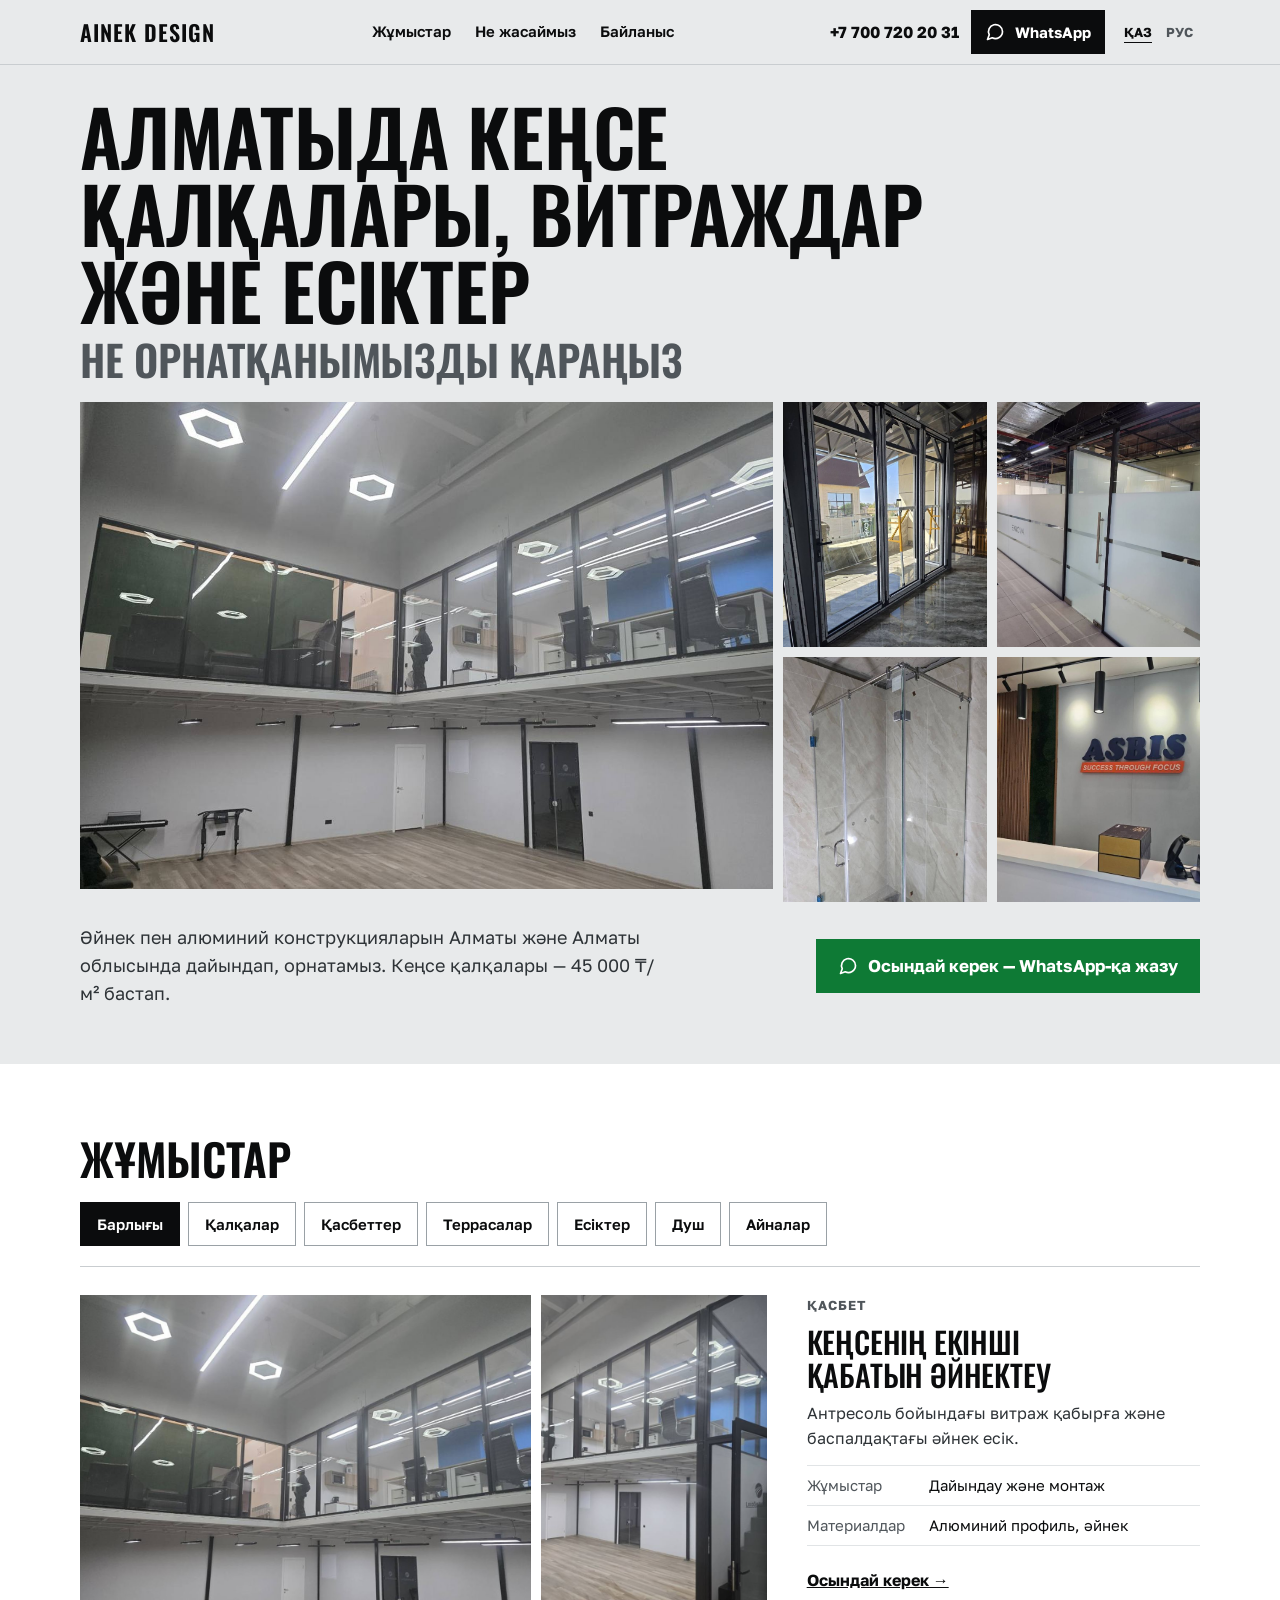
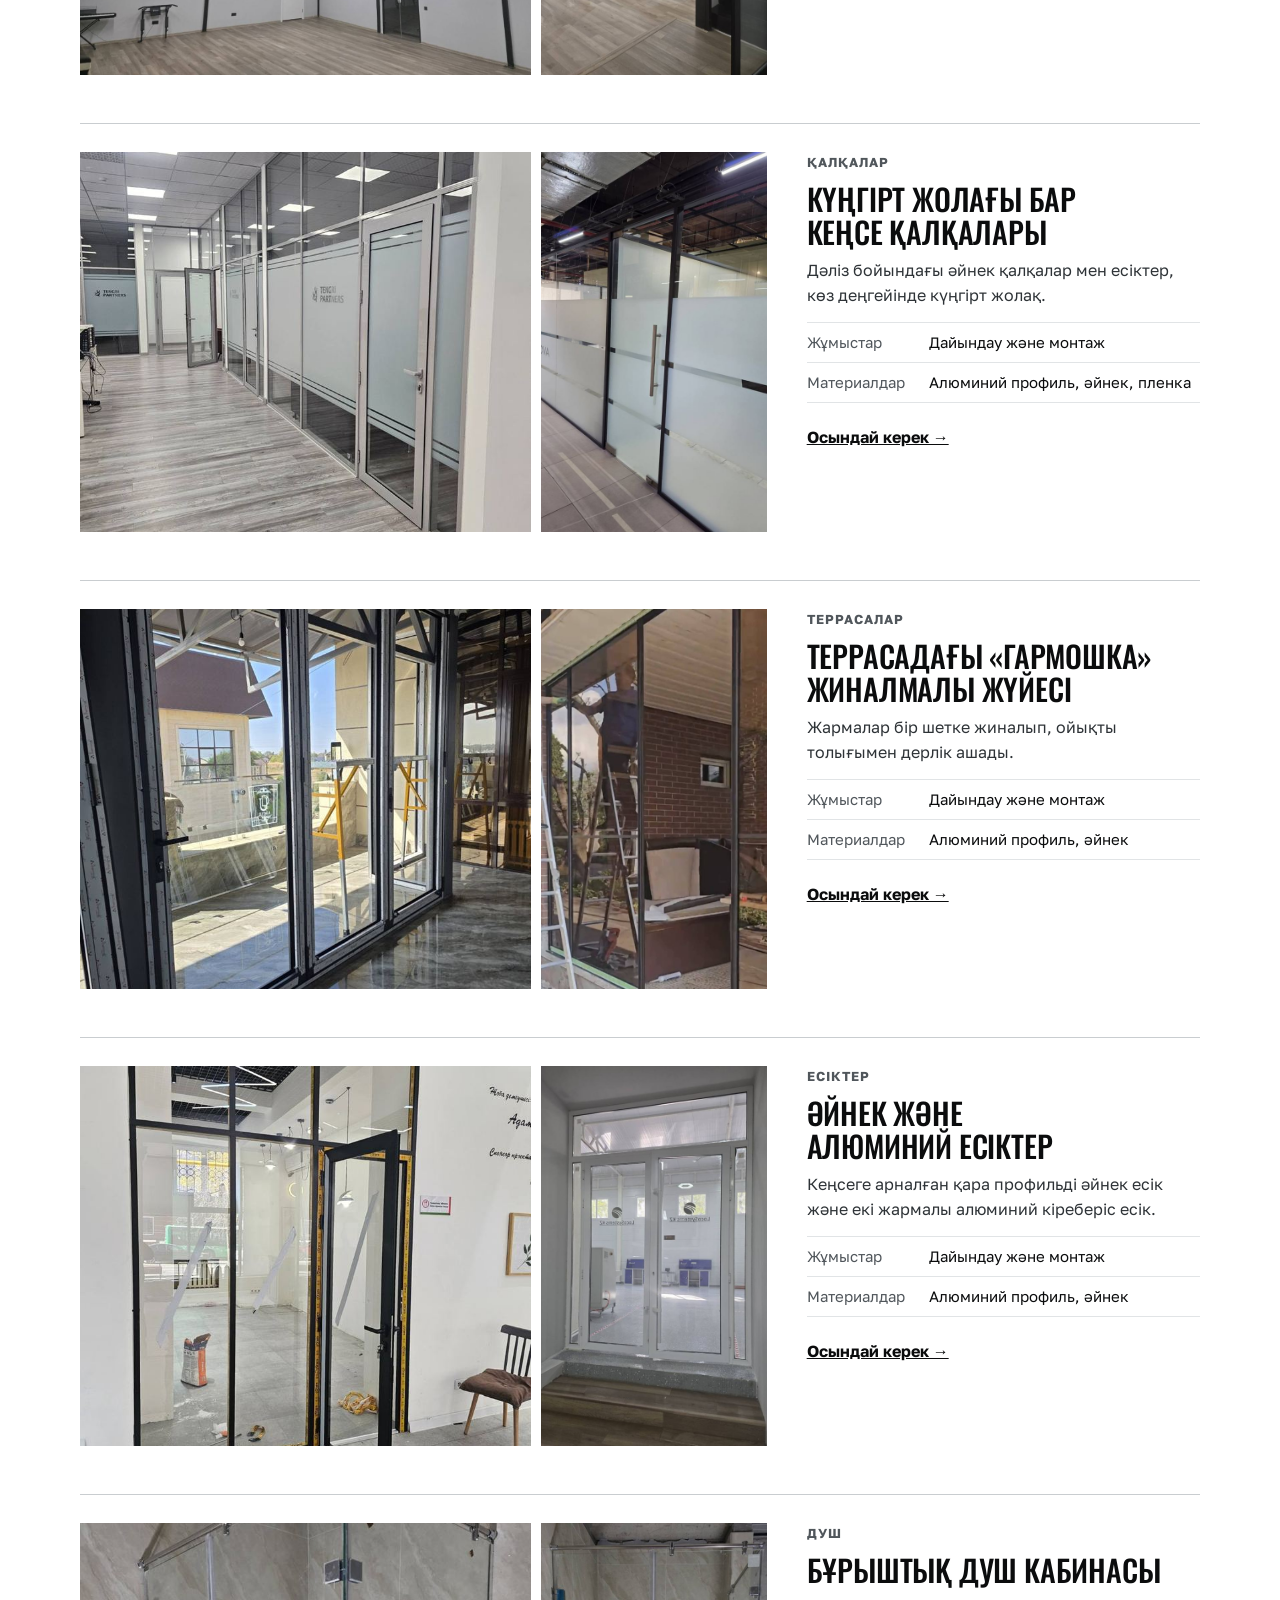
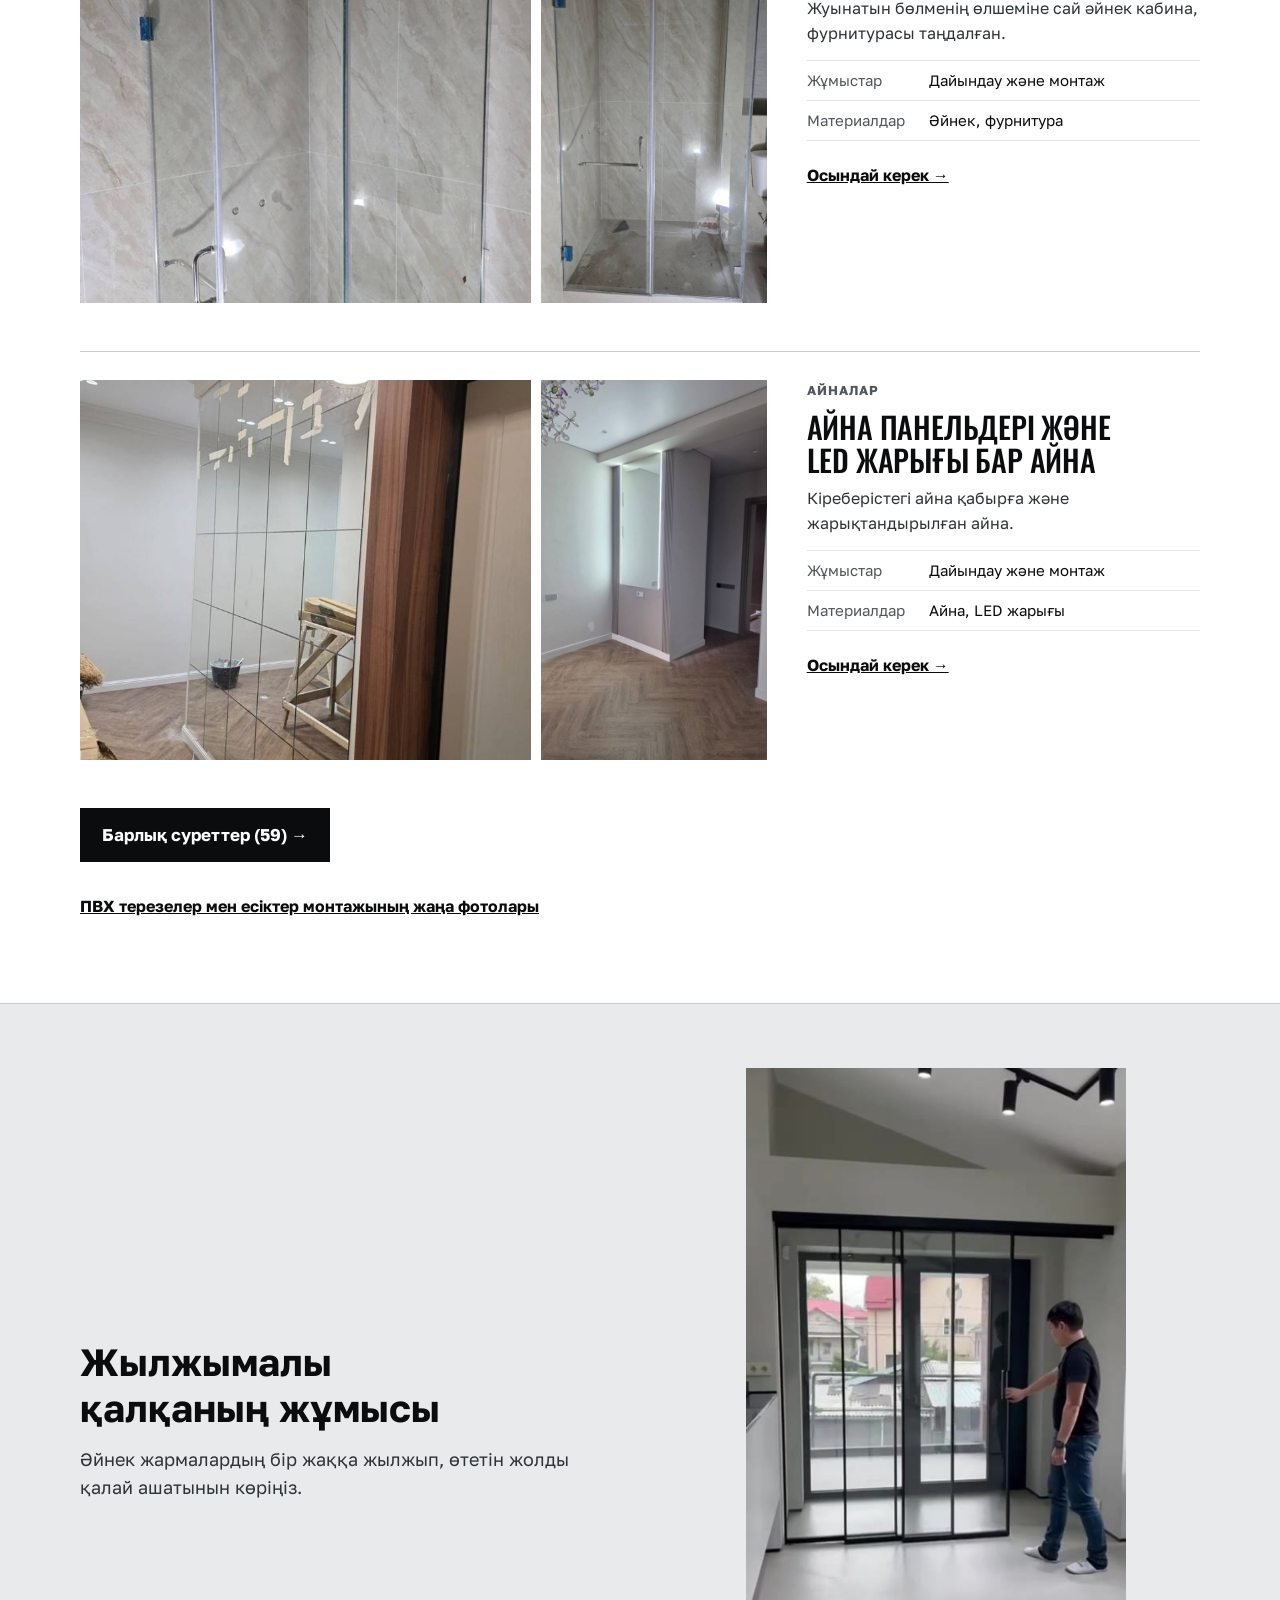
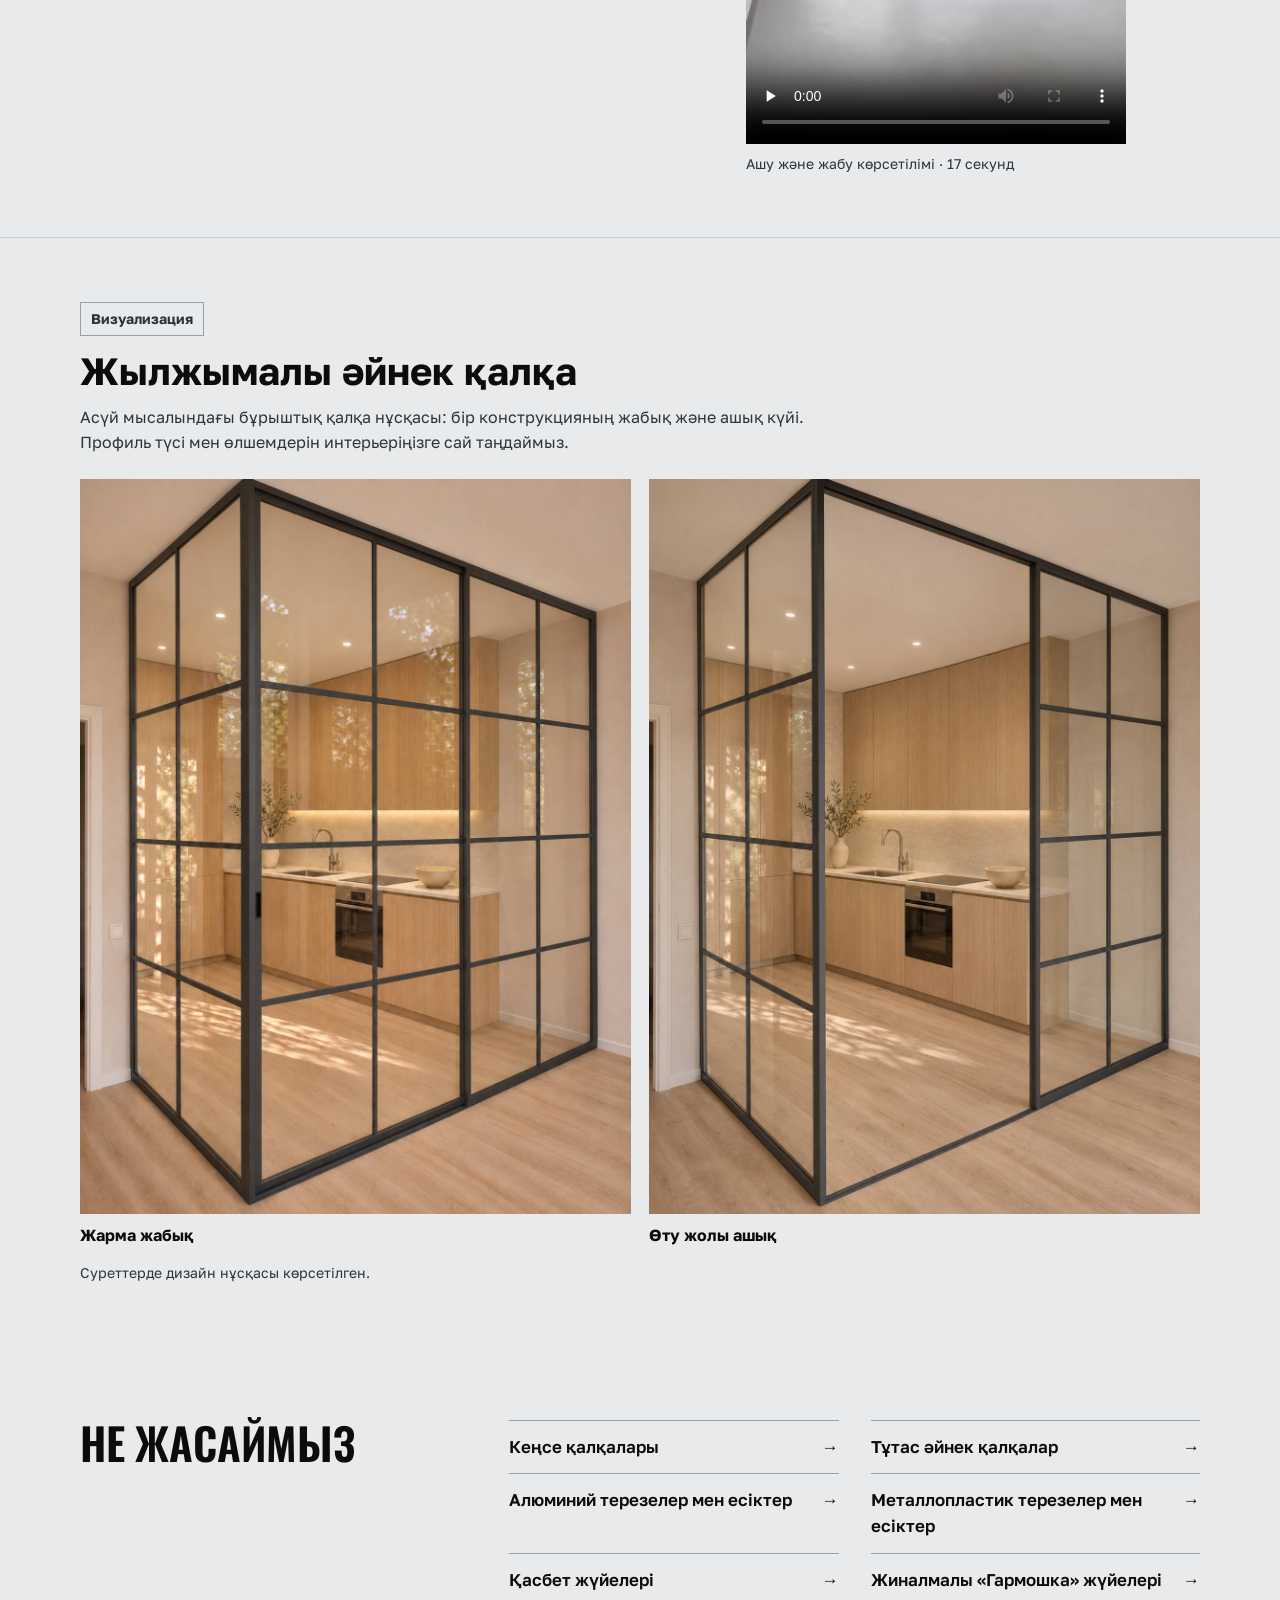
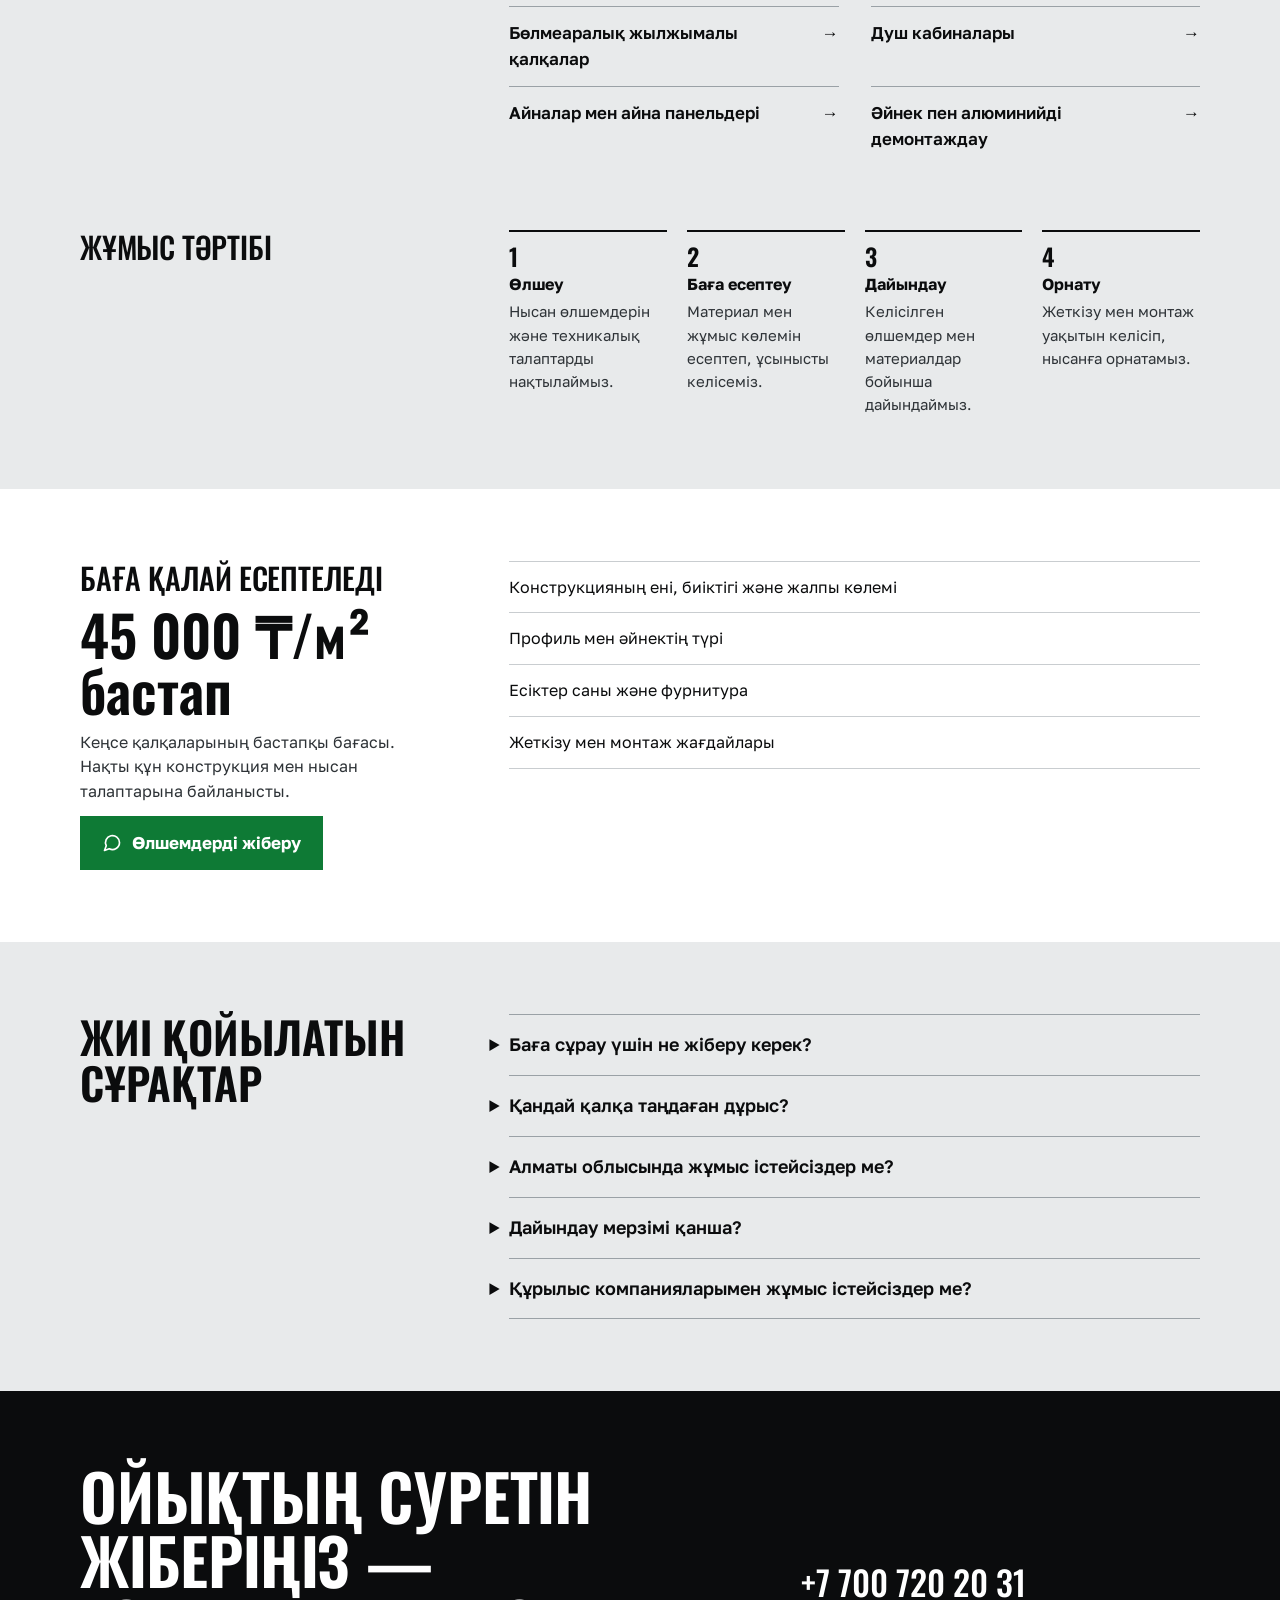
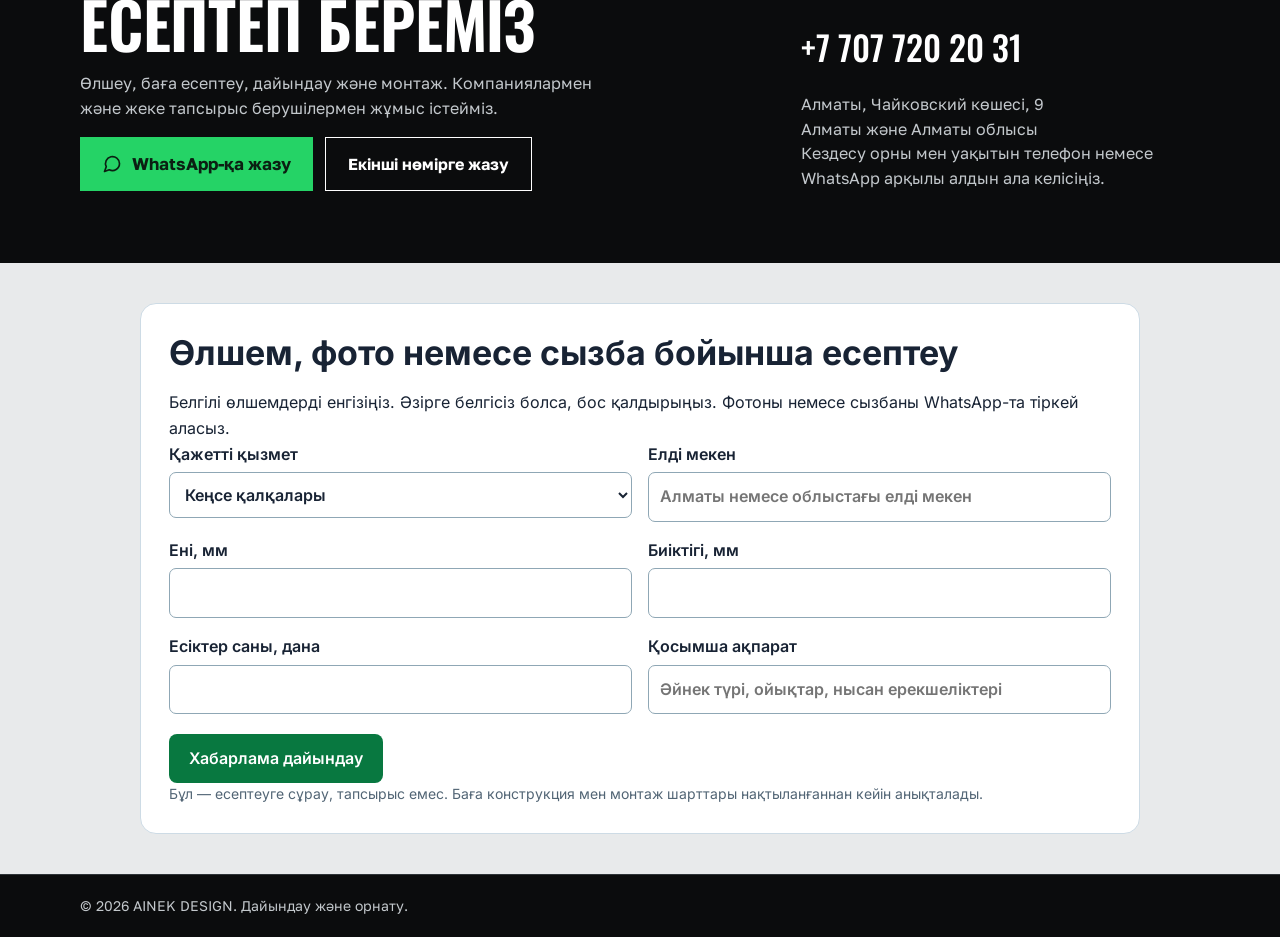
<file: index.html>
<!DOCTYPE html>
<html lang="kk">
<head>
<!-- Google tag (gtag.js) -->
<script async src="https://www.googletagmanager.com/gtag/js?id=AW-18498019293"></script>
<script>
  window.dataLayer = window.dataLayer || [];
  function gtag(){dataLayer.push(arguments);}
  gtag('js', new Date());

  gtag('config', 'AW-18498019293');
</script>
<meta content="zsVLVojeZQD0ObqI7mPWbkQCAsrrq7wA-nR4Wl2OJik" name="google-site-verification"/>
<meta charset="utf-8"/>
<meta content="width=device-width, initial-scale=1.0" name="viewport"/>
<meta content="VD5rUZbk6-TV69r6Qdjn8jq1SdS30Mp1TdHzzVbM4CM" name="google-site-verification"/>
<meta name="theme-color" content="#E8EAEB"/>
<title>Кеңсе және әйнек қалқалар Алматы | Гармошка, демонтаж — AINEK DESIGN</title>
<meta content="AINEK DESIGN: Алматыда кеңсе және тұтас әйнек қалқалар, алюминий және металлопластик терезелер мен есіктер, гармошка жүйелері. Өлшеу, дайындау, монтаж." name="description"/>
<link href="https://ainekdesign.kz/" rel="canonical"/>
<link href="https://ainekdesign.kz/" hreflang="kk" rel="alternate"/><link href="https://ainekdesign.kz/ru.html" hreflang="ru" rel="alternate"/>
<link rel="preload" href="fonts/oswald-cyrillic.woff2" as="font" type="font/woff2" crossorigin/>
<link rel="stylesheet" href="fonts.css"/>
<link rel="stylesheet" href="site.css"/>
<link rel="stylesheet" href="quote.css"><link rel="stylesheet" href="partition-visual.css"><link rel="stylesheet" href="media-showcase.css"></head>
<body>
<header class="top"><div class="wrap top-in">
<a class="brand" href="index.html">AINEK DESIGN</a>
<nav class="nav" aria-label="Бөлімдер"><a href="#objects">Жұмыстар</a><a href="#what">Не жасаймыз</a><a href="#contact">Байланыс</a></nav>
<div class="top-act"><a class="top-phone" href="tel:+77007202031">+7 700 720 20 31</a><a class="btn btn-ink" href="https://wa.me/77007202031" rel="noopener noreferrer" target="_blank" aria-label="AINEK DESIGN компаниясына WhatsApp арқылы жазу"><svg aria-hidden="true" width="20" height="20" viewBox="0 0 24 24" fill="none" stroke="currentColor" stroke-width="2" stroke-linecap="round" stroke-linejoin="round"><path d="M21 11.5a8.4 8.4 0 0 1-12.3 7.4L3 21l2.1-5.7A8.4 8.4 0 1 1 21 11.5z"/></svg><span>WhatsApp</span></a>
<div class="lang"><a href="index.html" lang="kk" aria-current="page">ҚАЗ</a><a href="ru.html" lang="ru">РУС</a></div></div>
</div></header>
<main>
<section class="hero" id="top"><div class="wrap hero-in">
<h1 class="display hero-h1">Алматыда кеңсе қалқалары, витраждар және есіктер<span>Не орнатқанымызды қараңыз</span></h1>
<div class="mosaic"><img class="mosaic-big" src="img/work-19-2.jpg" alt="Кеңсенің екінші қабатын әйнектеу" width="1300" height="975" fetchpriority="high"/>
<div class="mosaic-grid"><img src="img/work-15-1.jpg" alt="Жиналмалы «гармошка» жүйесі" loading="lazy" width="600" height="800"/><img src="img/work-23-1.jpg" alt="Тұтас әйнек қалқа" loading="lazy" width="600" height="800"/><img src="img/work-31-1.jpg" alt="Бұрыштық душ кабинасы" loading="lazy" width="600" height="800"/><img src="img/photo12.jpg" alt="Қабылдау аймағы" loading="lazy" width="600" height="800"/></div></div>
<div class="hero-foot"><p>Әйнек пен алюминий конструкцияларын Алматы және Алматы облысында дайындап, орнатамыз. Кеңсе қалқалары — 45 000 ₸/м² бастап.</p><a class="btn btn-wa" href="https://wa.me/77007202031" rel="noopener noreferrer" target="_blank"><svg aria-hidden="true" width="20" height="20" viewBox="0 0 24 24" fill="none" stroke="currentColor" stroke-width="2" stroke-linecap="round" stroke-linejoin="round"><path d="M21 11.5a8.4 8.4 0 0 1-12.3 7.4L3 21l2.1-5.7A8.4 8.4 0 1 1 21 11.5z"/></svg><span>Осындай керек — WhatsApp-қа жазу</span></a></div>
</div></section>
<section class="paper" id="objects"><div class="wrap stack">
<h2 class="display lg">Жұмыстар</h2>
<div class="chips" role="group" aria-label="Жұмыстар"><button type="button" class="chip" data-filter="all" aria-pressed="true">Барлығы</button><button type="button" class="chip" data-filter="partitions" aria-pressed="false">Қалқалар</button><button type="button" class="chip" data-filter="facade" aria-pressed="false">Қасбеттер</button><button type="button" class="chip" data-filter="terrace" aria-pressed="false">Террасалар</button><button type="button" class="chip" data-filter="doors" aria-pressed="false">Есіктер</button><button type="button" class="chip" data-filter="shower" aria-pressed="false">Душ</button><button type="button" class="chip" data-filter="mirrors" aria-pressed="false">Айналар</button></div>
<article class="project" data-kind="facade">
<div class="project-photos gallery"><a href="work-19-2.jpg"><img src="img/work-19-2.jpg" alt="Кеңсенің екінші қабатын әйнектеу" loading="lazy"/></a><a href="work-19-1.jpg"><img src="img/work-19-1.jpg" alt="Кеңсенің екінші қабатын әйнектеу" loading="lazy"/></a></div>
<div class="project-text"><span class="eyebrow">Қасбет</span><h3 class="display md">Кеңсенің екінші қабатын әйнектеу</h3><p>Антресоль бойындағы витраж қабырға және баспалдақтағы әйнек есік.</p>
<dl class="specs"><div><dt>Жұмыстар</dt><dd>Дайындау және монтаж</dd></div><div><dt>Материалдар</dt><dd>Алюминий профиль, әйнек</dd></div></dl>
<a class="more" href="https://wa.me/77007202031" rel="noopener noreferrer" target="_blank">Осындай керек →</a></div>
</article>
<article class="project" data-kind="partitions">
<div class="project-photos gallery"><a href="photo6.jpg.jpeg"><img src="img/photo6.jpg" alt="Күңгірт жолағы бар кеңсе қалқалары" loading="lazy"/></a><a href="work-23-1.jpg"><img src="img/work-23-1.jpg" alt="Күңгірт жолағы бар кеңсе қалқалары" loading="lazy"/></a></div>
<div class="project-text"><span class="eyebrow">Қалқалар</span><h3 class="display md">Күңгірт жолағы бар кеңсе қалқалары</h3><p>Дәліз бойындағы әйнек қалқалар мен есіктер, көз деңгейінде күңгірт жолақ.</p>
<dl class="specs"><div><dt>Жұмыстар</dt><dd>Дайындау және монтаж</dd></div><div><dt>Материалдар</dt><dd>Алюминий профиль, әйнек, пленка</dd></div></dl>
<a class="more" href="https://wa.me/77007202031" rel="noopener noreferrer" target="_blank">Осындай керек →</a></div>
</article>
<article class="project" data-kind="terrace">
<div class="project-photos gallery"><a href="work-15-1.jpg"><img src="img/work-15-1.jpg" alt="Террасадағы «гармошка» жиналмалы жүйесі" loading="lazy"/></a><a href="work-28-1.jpg"><img src="img/work-28-1.jpg" alt="Террасадағы «гармошка» жиналмалы жүйесі" loading="lazy"/></a></div>
<div class="project-text"><span class="eyebrow">Террасалар</span><h3 class="display md">Террасадағы «гармошка» жиналмалы жүйесі</h3><p>Жармалар бір шетке жиналып, ойықты толығымен дерлік ашады.</p>
<dl class="specs"><div><dt>Жұмыстар</dt><dd>Дайындау және монтаж</dd></div><div><dt>Материалдар</dt><dd>Алюминий профиль, әйнек</dd></div></dl>
<a class="more" href="https://wa.me/77007202031" rel="noopener noreferrer" target="_blank">Осындай керек →</a></div>
</article>
<article class="project" data-kind="doors">
<div class="project-photos gallery"><a href="photo9.jpg.jpeg"><img src="img/photo9.jpg" alt="Әйнек және алюминий есіктер" loading="lazy"/></a><a href="work-20-1.jpg"><img src="img/work-20-1.jpg" alt="Әйнек және алюминий есіктер" loading="lazy"/></a></div>
<div class="project-text"><span class="eyebrow">Есіктер</span><h3 class="display md">Әйнек және алюминий есіктер</h3><p>Кеңсеге арналған қара профильді әйнек есік және екі жармалы алюминий кіреберіс есік.</p>
<dl class="specs"><div><dt>Жұмыстар</dt><dd>Дайындау және монтаж</dd></div><div><dt>Материалдар</dt><dd>Алюминий профиль, әйнек</dd></div></dl>
<a class="more" href="https://wa.me/77007202031" rel="noopener noreferrer" target="_blank">Осындай керек →</a></div>
</article>
<article class="project" data-kind="shower">
<div class="project-photos gallery"><a href="work-31-1.jpg"><img src="img/work-31-1.jpg" alt="Бұрыштық душ кабинасы" loading="lazy"/></a><a href="work-31-2.jpg"><img src="img/work-31-2.jpg" alt="Бұрыштық душ кабинасы" loading="lazy"/></a></div>
<div class="project-text"><span class="eyebrow">Душ</span><h3 class="display md">Бұрыштық душ кабинасы</h3><p>Жуынатын бөлменің өлшеміне сай әйнек кабина, фурнитурасы таңдалған.</p>
<dl class="specs"><div><dt>Жұмыстар</dt><dd>Дайындау және монтаж</dd></div><div><dt>Материалдар</dt><dd>Әйнек, фурнитура</dd></div></dl>
<a class="more" href="https://wa.me/77007202031" rel="noopener noreferrer" target="_blank">Осындай керек →</a></div>
</article>
<article class="project" data-kind="mirrors">
<div class="project-photos gallery"><a href="work-41-1.jpg"><img src="img/work-41-1.jpg" alt="Айна панельдері және LED жарығы бар айна" loading="lazy"/></a><a href="work-43-1.jpg"><img src="img/work-43-1.jpg" alt="Айна панельдері және LED жарығы бар айна" loading="lazy"/></a></div>
<div class="project-text"><span class="eyebrow">Айналар</span><h3 class="display md">Айна панельдері және LED жарығы бар айна</h3><p>Кіреберістегі айна қабырға және жарықтандырылған айна.</p>
<dl class="specs"><div><dt>Жұмыстар</dt><dd>Дайындау және монтаж</dd></div><div><dt>Материалдар</dt><dd>Айна, LED жарығы</dd></div></dl>
<a class="more" href="https://wa.me/77007202031" rel="noopener noreferrer" target="_blank">Осындай керек →</a></div>
</article>
<a class="btn btn-ink all" href="works.html">Барлық суреттер (59) →</a>
<a class="more" href="pvc-windows-doors.html#pvc-installations">ПВХ терезелер мен есіктер монтажының жаңа фотолары</a>
</div></section>
<section class="media-showcase" id="partition-video" aria-labelledby="partition-video-title"><div class="wrap media-showcase-layout">
<div class="media-showcase-copy"><h2 id="partition-video-title">Жылжымалы қалқаның жұмысы</h2><p>Әйнек жармалардың бір жаққа жылжып, өтетін жолды қалай ашатынын көріңіз.</p></div>
<figure class="media-video"><video controls playsinline preload="none" width="478" height="850" poster="img/sliding-partition-video-poster.jpg" aria-label="Жылжымалы қалқаның жұмысы" aria-describedby="partition-video-caption"><source src="media/sliding-partition-demo.mp4" type="video/mp4"><a href="media/sliding-partition-demo.mp4">Бейнені ашу</a></video><figcaption id="partition-video-caption">Ашу және жабу көрсетілімі · 17 секунд</figcaption></figure>
</div></section>
<section class="partition-visual" id="sliding-example" aria-labelledby="sliding-example-title"><div class="wrap">
<div class="partition-visual-heading"><span class="partition-visual-label">Визуализация</span><h2 id="sliding-example-title">Жылжымалы әйнек қалқа</h2><p>Асүй мысалындағы бұрыштық қалқа нұсқасы: бір конструкцияның жабық және ашық күйі. Профиль түсі мен өлшемдерін интерьеріңізге сай таңдаймыз.</p></div>
<div class="partition-visual-grid gallery"><figure><a href="img/sliding-partition-closed.jpg"><img src="img/sliding-partition-closed.jpg" width="1152" height="1536" loading="lazy" decoding="async" alt="Жылжымалы әйнек қалқа — жарма жабық, визуализация"></a><figcaption>Жарма жабық</figcaption></figure><figure><a href="img/sliding-partition-open.jpg"><img src="img/sliding-partition-open.jpg" width="1152" height="1536" loading="lazy" decoding="async" alt="Жылжымалы әйнек қалқа — өту жолы ашық, визуализация"></a><figcaption>Өту жолы ашық</figcaption></figure></div>
<p class="partition-visual-note">Суреттерде дизайн нұсқасы көрсетілген.</p>
</div></section>
<section id="what"><div class="wrap split">
<h2 class="display lg">Не жасаймыз</h2>
<ul class="services"><li><a href="office-partitions.html">Кеңсе қалқалары<span aria-hidden="true">→</span></a></li><li><a href="works.html#partitions">Тұтас әйнек қалқалар<span aria-hidden="true">→</span></a></li><li><a href="works.html#doors">Алюминий терезелер мен есіктер<span aria-hidden="true">→</span></a></li><li><a href="pvc-windows-doors.html">Металлопластик терезелер мен есіктер<span aria-hidden="true">→</span></a></li><li><a href="works.html#facade">Қасбет жүйелері<span aria-hidden="true">→</span></a></li><li><a href="garmoshka.html">Жиналмалы «Гармошка» жүйелері<span aria-hidden="true">→</span></a></li><li><a href="#sliding-example">Бөлмеаралық жылжымалы қалқалар<span aria-hidden="true">→</span></a></li><li><a href="works.html#shower">Душ кабиналары<span aria-hidden="true">→</span></a></li><li><a href="works.html#mirrors">Айналар мен айна панельдері<span aria-hidden="true">→</span></a></li><li><a href="demontazh.html">Әйнек пен алюминийді демонтаждау<span aria-hidden="true">→</span></a></li></ul>
</div>
<div class="wrap split steps-wrap"><h2 class="display md">Жұмыс тәртібі</h2>
<ol class="steps"><li><span class="num">1</span><strong>Өлшеу</strong><span>Нысан өлшемдерін және техникалық талаптарды нақтылаймыз.</span></li><li><span class="num">2</span><strong>Баға есептеу</strong><span>Материал мен жұмыс көлемін есептеп, ұсынысты келісеміз.</span></li><li><span class="num">3</span><strong>Дайындау</strong><span>Келісілген өлшемдер мен материалдар бойынша дайындаймыз.</span></li><li><span class="num">4</span><strong>Орнату</strong><span>Жеткізу мен монтаж уақытын келісіп, нысанға орнатамыз.</span></li></ol></div>
</section>
<section class="paper" id="price"><div class="wrap split">
<div class="price-main"><h2 class="display md">Баға қалай есептеледі</h2><p class="price">45 000 ₸/м² бастап</p><p>Кеңсе қалқаларының бастапқы бағасы. Нақты құн конструкция мен нысан талаптарына байланысты.</p>
<a class="btn btn-wa" href="https://wa.me/77007202031" rel="noopener noreferrer" target="_blank"><svg aria-hidden="true" width="20" height="20" viewBox="0 0 24 24" fill="none" stroke="currentColor" stroke-width="2" stroke-linecap="round" stroke-linejoin="round"><path d="M21 11.5a8.4 8.4 0 0 1-12.3 7.4L3 21l2.1-5.7A8.4 8.4 0 1 1 21 11.5z"/></svg><span>Өлшемдерді жіберу</span></a></div>
<ul class="factors"><li>Конструкцияның ені, биіктігі және жалпы көлемі</li><li>Профиль мен әйнектің түрі</li><li>Есіктер саны және фурнитура</li><li>Жеткізу мен монтаж жағдайлары</li></ul>
</div></section>
<section id="faq"><div class="wrap split">
<h2 class="display lg">Жиі қойылатын сұрақтар</h2>
<div class="faq"><details><summary>Баға сұрау үшін не жіберу керек?</summary><p>Нысанның суретін, шамамен ені мен биіктігін және қандай конструкция қажет екенін WhatsApp арқылы жіберіңіз. Қосымша мәліметтерді байланыс кезінде нақтылаймыз.</p></details><details><summary>Қандай қалқа таңдаған дұрыс?</summary><p>Таңдау бөлменің мақсатына, есіктің орналасуына және әйнек пен профильге қойылатын талаптарға байланысты. Нысан туралы мәліметті қарап, сәйкес нұсқаларды ұсынамыз.</p></details><details><summary>Алматы облысында жұмыс істейсіздер ме?</summary><p>Иә, Алматы және Алматы облысында жұмыс істейміз. Жеткізу, өлшеу және монтаж шарттары нысанның орналасуына қарай жеке келісіледі.</p></details><details><summary>Дайындау мерзімі қанша?</summary><p>Мерзім конструкция көлеміне, материалдың қолжетімділігіне және жұмыс күрделілігіне байланысты. Дайындау мен орнату уақытын тапсырысты келісу кезінде нақтылаймыз.</p></details><details><summary>Құрылыс компанияларымен жұмыс істейсіздер ме?</summary><p>Иә. Жұмыс көлемін, коммерциялық ұсынысты және қажетті құжаттарды тапсырыс берушімен алдын ала келісеміз.</p></details></div>
</div></section>
</main>
<section class="dark" id="contact"><div class="wrap contact">
<div class="contact-main"><h2 class="display xl">Ойықтың суретін жіберіңіз — есептеп береміз</h2><p>Өлшеу, баға есептеу, дайындау және монтаж. Компаниялармен және жеке тапсырыс берушілермен жұмыс істейміз.</p>
<div class="actions"><a class="btn btn-wa-light" href="https://wa.me/77007202031" rel="noopener noreferrer" target="_blank"><svg aria-hidden="true" width="20" height="20" viewBox="0 0 24 24" fill="none" stroke="currentColor" stroke-width="2" stroke-linecap="round" stroke-linejoin="round"><path d="M21 11.5a8.4 8.4 0 0 1-12.3 7.4L3 21l2.1-5.7A8.4 8.4 0 1 1 21 11.5z"/></svg><span>WhatsApp-қа жазу</span></a><a class="btn btn-line-light" href="https://wa.me/77077202031" rel="noopener noreferrer" target="_blank">Екінші нөмірге жазу</a></div></div>
<div class="contact-side"><a class="phone" href="tel:+77007202031">+7 700 720 20 31</a><a class="phone" href="tel:+77077202031">+7 707 720 20 31</a>
<p>Алматы, Чайковский көшесі, 9<br/>Алматы және Алматы облысы<br/>Кездесу орны мен уақытын телефон немесе WhatsApp арқылы алдын ала келісіңіз.</p></div>
</div></section>
<footer class="foot"><div class="wrap">© 2026 AINEK DESIGN. Дайындау және орнату.</div></footer>
<div aria-label="Фото галереясы" aria-modal="true" class="lightbox" id="lightbox" role="dialog" hidden><button type="button" aria-label="Жабу" class="lb-close">×</button><button type="button" aria-label="Алдыңғы" class="lb-prev">‹</button><img alt=""/><button type="button" aria-label="Келесі" class="lb-next">›</button><div class="lb-count"></div></div>
<script src="site.js" defer></script>
<script src="quote.js" defer></script></body>
</html>
</file>
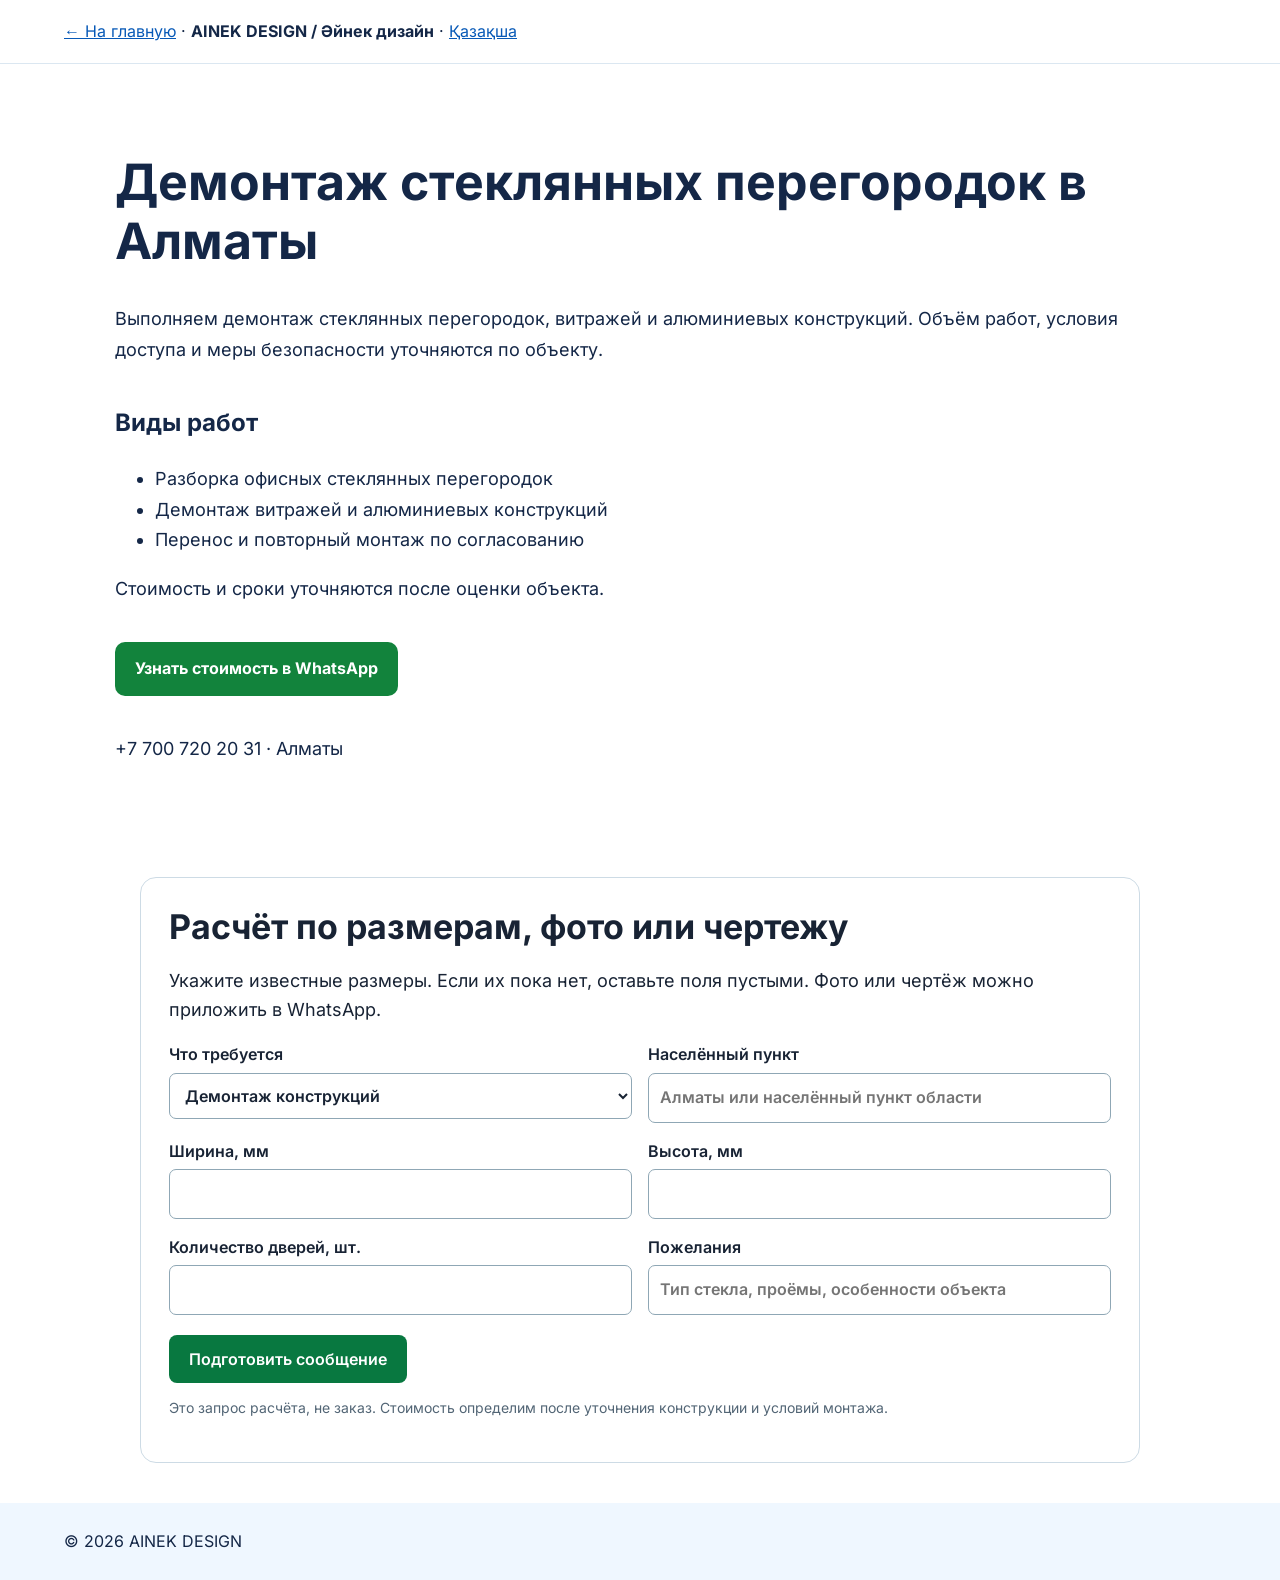
<file: demontazh-ru.html>
<!doctype html><html lang="ru"><head><meta charset="utf-8"><meta name="viewport" content="width=device-width, initial-scale=1"><title>Демонтаж стеклянных перегородок Алматы | AINEK DESIGN</title><meta name="description" content="Демонтаж стеклянных перегородок, витражей и алюминиевых конструкций в Алматы. Разборка, перенос и повторный монтаж."><link rel="canonical" href="https://ainekdesign.kz/demontazh-ru.html"><link rel="alternate" hreflang="kk" href="https://ainekdesign.kz/demontazh.html"><link rel="stylesheet" href="fonts.css"><style>body{font-family:Inter,Arial,sans-serif;color:#142747;line-height:1.7;margin:0}header{border-bottom:1px solid #dbe7f1;padding:18px 5%}main{max-width:1050px;margin:auto;padding:55px 24px}h1{font-size:clamp(30px,4vw,50px);line-height:1.18}h2{margin-top:38px}p,li{font-size:18px}a{color:#0759b7}.btn{display:inline-block;background:#12833c;color:white;text-decoration:none;padding:13px 20px;border-radius:10px;font-weight:bold;margin:20px 0}.gallery{display:grid;grid-template-columns:repeat(auto-fit,minmax(220px,1fr));gap:18px}.gallery img{width:100%;height:260px;object-fit:cover;border-radius:12px}footer{background:#eff7ff;padding:25px 5%}</style><link rel="stylesheet" href="quote.css"></head><body><header><a href="ru.html">← На главную</a> · <strong>AINEK DESIGN / Әйнек дизайн</strong> · <a href="demontazh.html">Қазақша</a></header><main><h1>Демонтаж стеклянных перегородок в Алматы</h1><p>Выполняем демонтаж стеклянных перегородок, витражей и алюминиевых конструкций. Объём работ, условия доступа и меры безопасности уточняются по объекту.</p><h2>Виды работ</h2><ul><li>Разборка офисных стеклянных перегородок</li><li>Демонтаж витражей и алюминиевых конструкций</li><li>Перенос и повторный монтаж по согласованию</li></ul><p>Стоимость и сроки уточняются после оценки объекта.</p><a class="btn" href="https://wa.me/77007202031">Узнать стоимость в WhatsApp</a><p>+7 700 720 20 31 · Алматы</p></main><footer>© 2026 AINEK DESIGN</footer><script src="site.js" defer></script><script src="quote.js" defer></script></body></html>
</file>
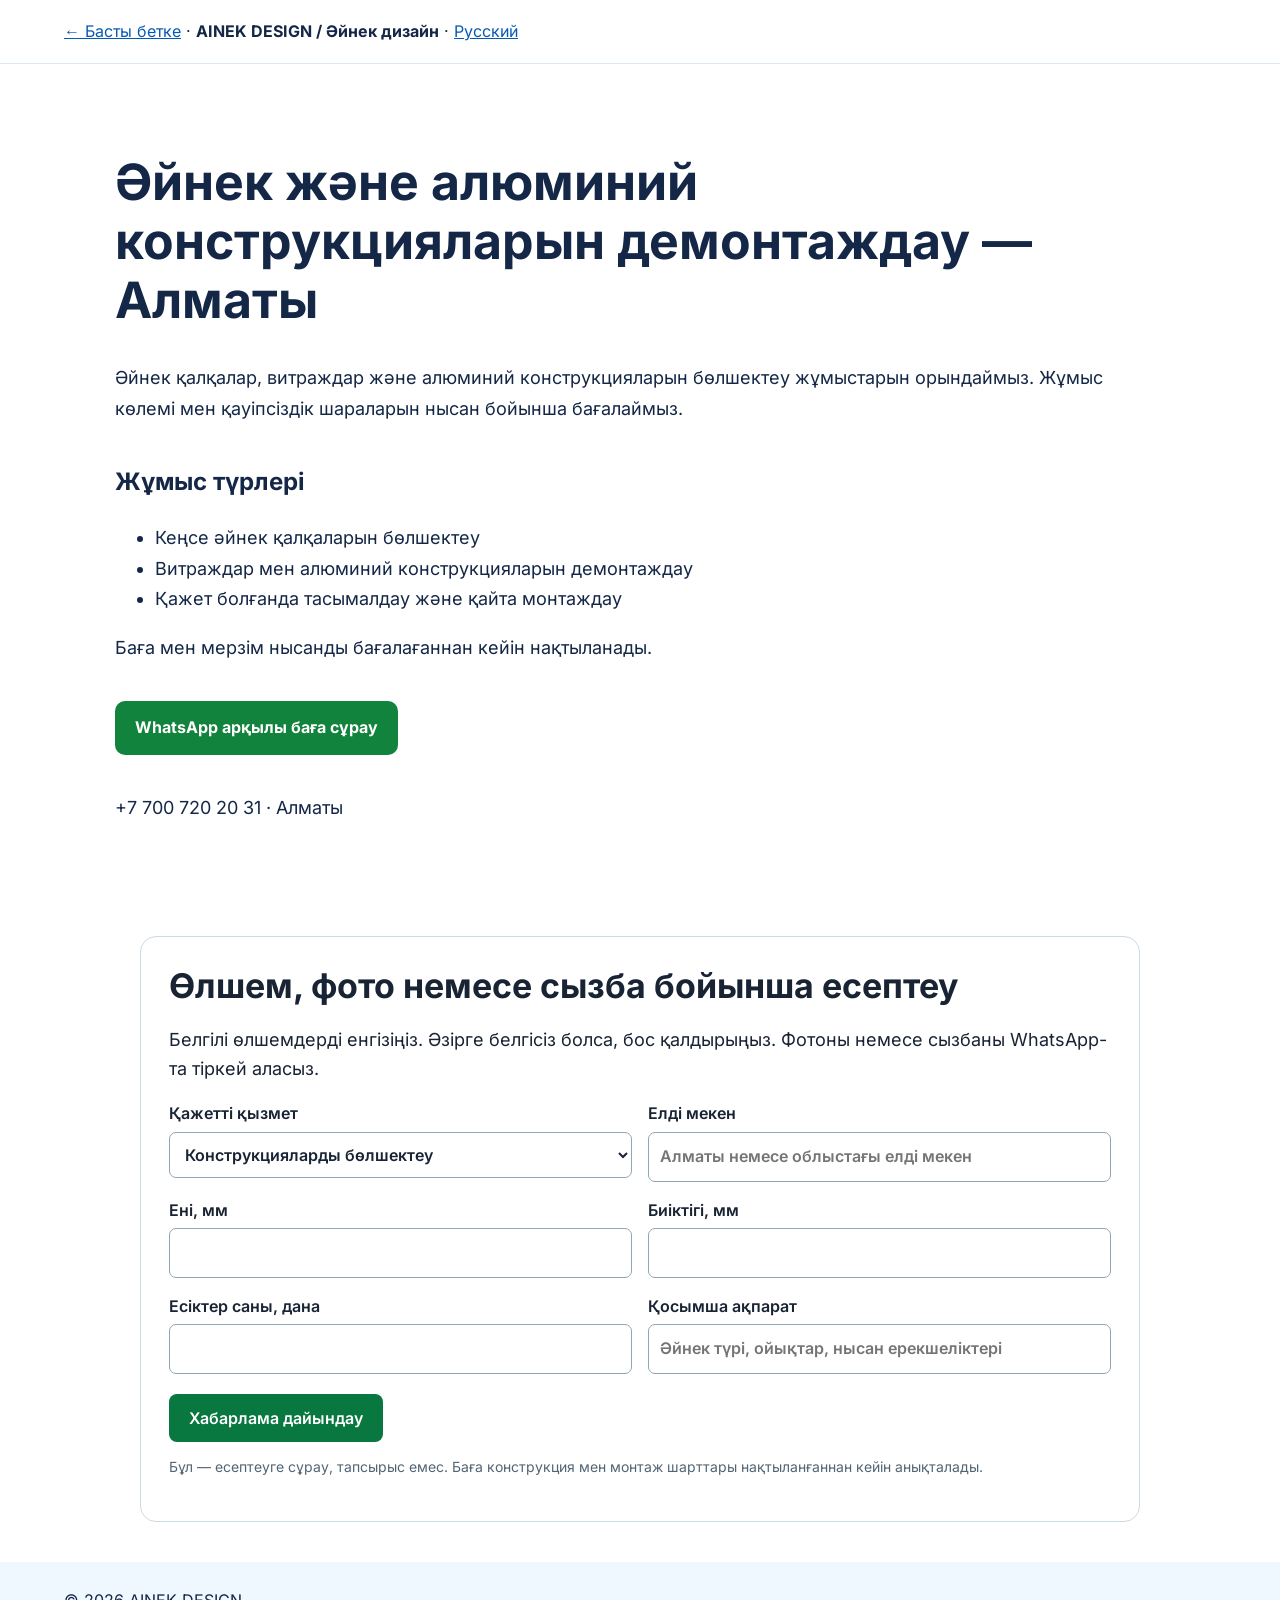
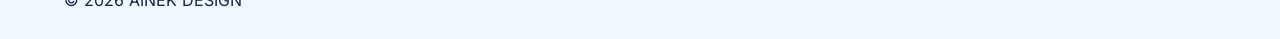
<file: demontazh.html>
<!doctype html><html lang="kk"><head><meta charset="utf-8"><meta name="viewport" content="width=device-width, initial-scale=1"><title>Әйнек қалқаларды демонтаждау Алматы | Әйнек дизайн</title><meta name="description" content="Алматыда әйнек қалқаларды, витраждарды және алюминий конструкцияларын демонтаждау, қайта монтаждау."><link rel="canonical" href="https://ainekdesign.kz/demontazh.html"><link rel="alternate" hreflang="ru" href="https://ainekdesign.kz/demontazh-ru.html"><link rel="stylesheet" href="fonts.css"><style>body{font-family:Inter,Arial,sans-serif;color:#142747;line-height:1.7;margin:0}header{border-bottom:1px solid #dbe7f1;padding:18px 5%}main{max-width:1050px;margin:auto;padding:55px 24px}h1{font-size:clamp(30px,4vw,50px);line-height:1.18}h2{margin-top:38px}p,li{font-size:18px}a{color:#0759b7}.btn{display:inline-block;background:#12833c;color:white;text-decoration:none;padding:13px 20px;border-radius:10px;font-weight:bold;margin:20px 0}.gallery{display:grid;grid-template-columns:repeat(auto-fit,minmax(220px,1fr));gap:18px}.gallery img{width:100%;height:260px;object-fit:cover;border-radius:12px}footer{background:#eff7ff;padding:25px 5%}</style><link rel="stylesheet" href="quote.css"></head><body><header><a href="index.html">← Басты бетке</a> · <strong>AINEK DESIGN / Әйнек дизайн</strong> · <a href="demontazh-ru.html">Русский</a></header><main><h1>Әйнек және алюминий конструкцияларын демонтаждау — Алматы</h1><p>Әйнек қалқалар, витраждар және алюминий конструкцияларын бөлшектеу жұмыстарын орындаймыз. Жұмыс көлемі мен қауіпсіздік шараларын нысан бойынша бағалаймыз.</p><h2>Жұмыс түрлері</h2><ul><li>Кеңсе әйнек қалқаларын бөлшектеу</li><li>Витраждар мен алюминий конструкцияларын демонтаждау</li><li>Қажет болғанда тасымалдау және қайта монтаждау</li></ul><p>Баға мен мерзім нысанды бағалағаннан кейін нақтыланады.</p><a class="btn" href="https://wa.me/77007202031">WhatsApp арқылы баға сұрау</a><p>+7 700 720 20 31 · Алматы</p></main><footer>© 2026 AINEK DESIGN</footer><script src="site.js" defer></script><script src="quote.js" defer></script></body></html>
</file>
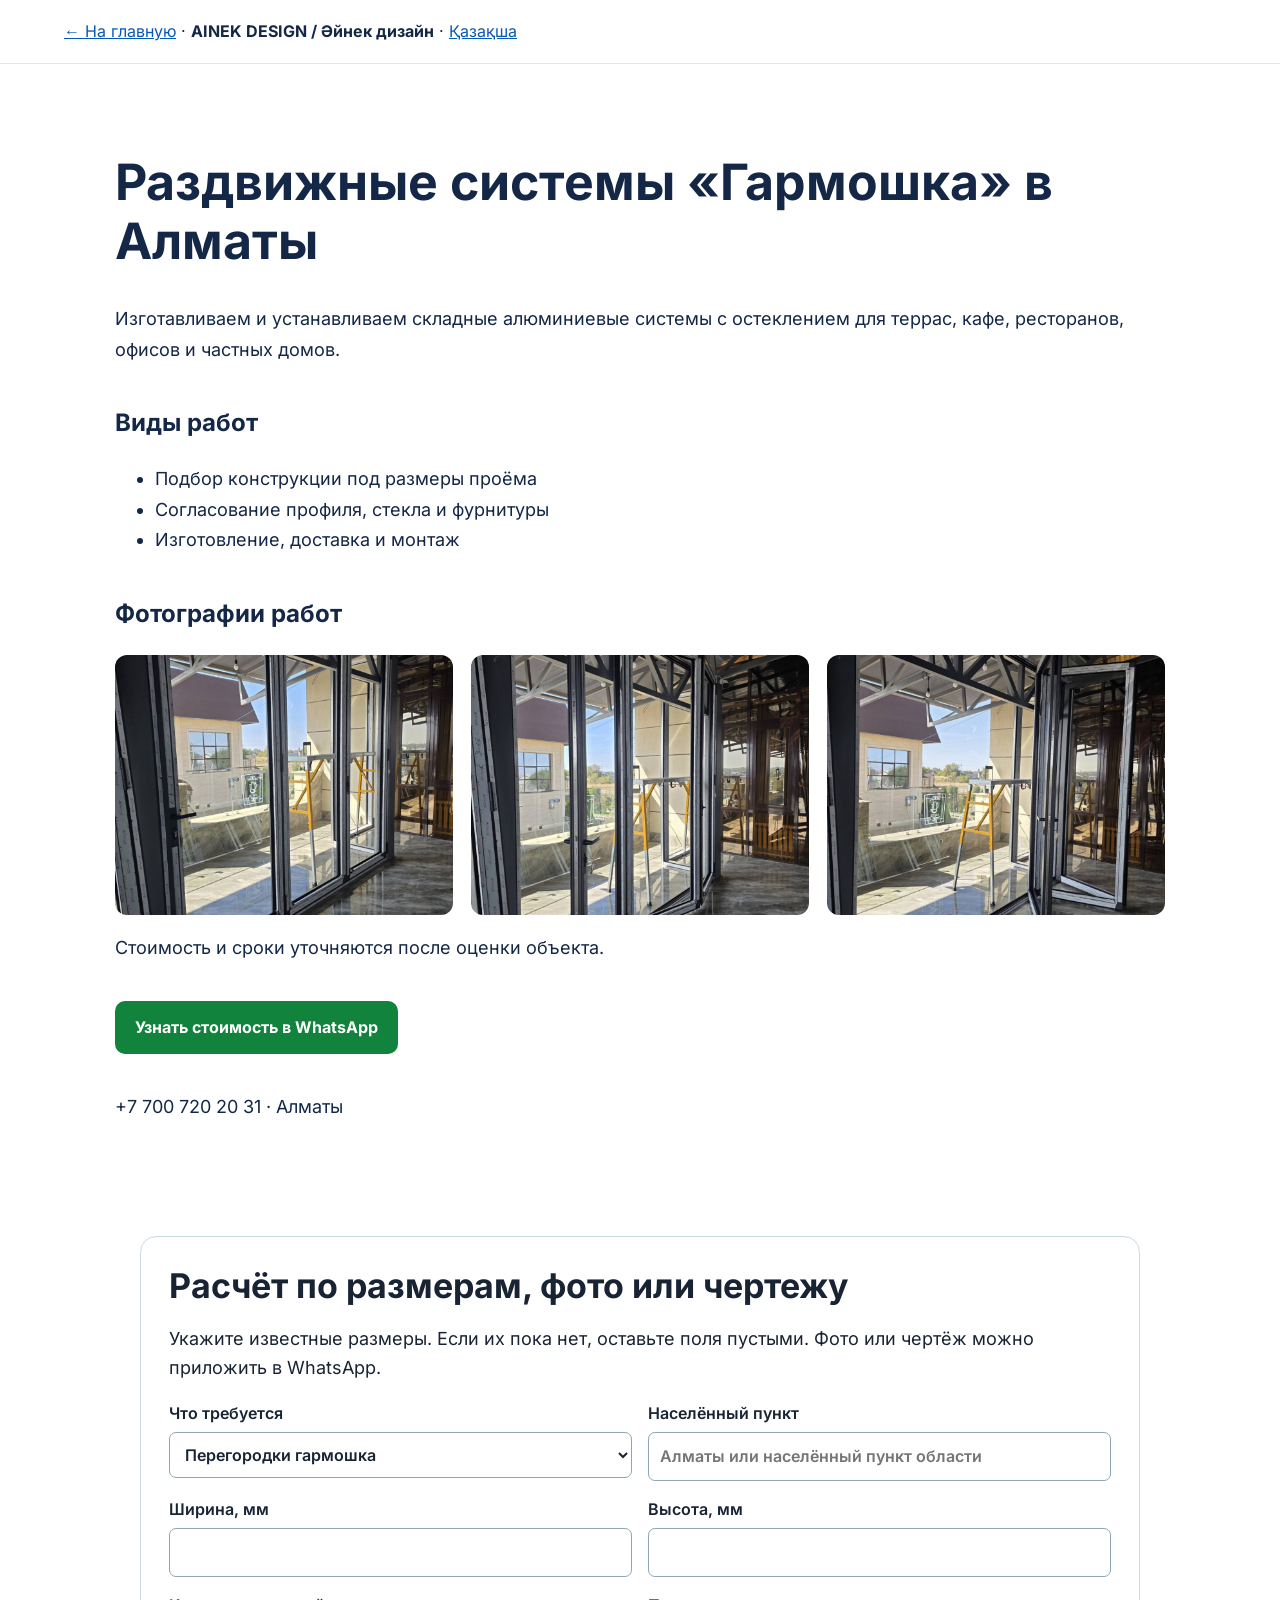
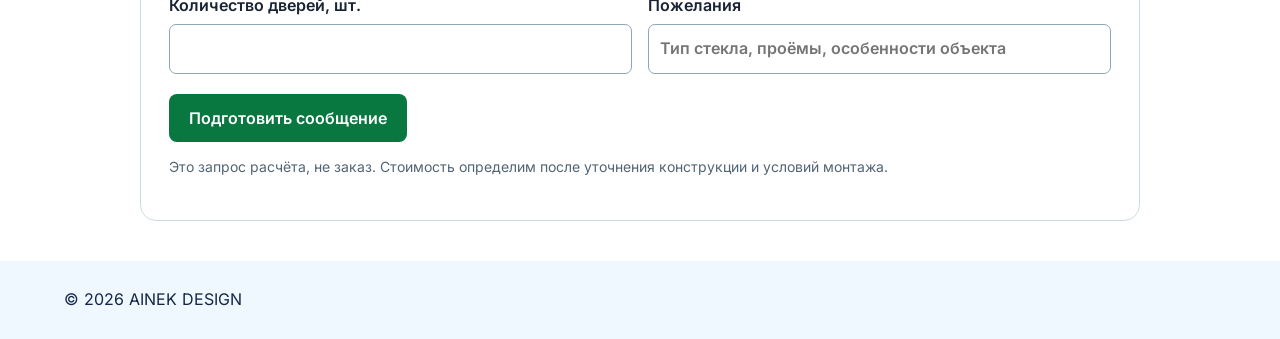
<file: garmoshka-ru.html>
<!doctype html><html lang="ru"><head><meta charset="utf-8"><meta name="viewport" content="width=device-width, initial-scale=1"><title>Раздвижные системы гармошка Алматы | AINEK DESIGN</title><meta name="description" content="Алюминиевые складные раздвижные системы гармошка в Алматы. Изготовление по размерам, доставка и монтаж."><link rel="canonical" href="https://ainekdesign.kz/garmoshka-ru.html"><link rel="alternate" hreflang="kk" href="https://ainekdesign.kz/garmoshka.html"><link rel="stylesheet" href="fonts.css"><style>body{font-family:Inter,Arial,sans-serif;color:#142747;line-height:1.7;margin:0}header{border-bottom:1px solid #dbe7f1;padding:18px 5%}main{max-width:1050px;margin:auto;padding:55px 24px}h1{font-size:clamp(30px,4vw,50px);line-height:1.18}h2{margin-top:38px}p,li{font-size:18px}a{color:#0759b7}.btn{display:inline-block;background:#12833c;color:white;text-decoration:none;padding:13px 20px;border-radius:10px;font-weight:bold;margin:20px 0}.gallery{display:grid;grid-template-columns:repeat(auto-fit,minmax(220px,1fr));gap:18px}.gallery img{width:100%;height:260px;object-fit:cover;border-radius:12px}footer{background:#eff7ff;padding:25px 5%}</style><link rel="stylesheet" href="quote.css"></head><body><header><a href="ru.html">← На главную</a> · <strong>AINEK DESIGN / Әйнек дизайн</strong> · <a href="garmoshka.html">Қазақша</a></header><main><h1>Раздвижные системы «Гармошка» в Алматы</h1><p>Изготавливаем и устанавливаем складные алюминиевые системы с остеклением для террас, кафе, ресторанов, офисов и частных домов.</p><h2>Виды работ</h2><ul><li>Подбор конструкции под размеры проёма</li><li>Согласование профиля, стекла и фурнитуры</li><li>Изготовление, доставка и монтаж</li></ul><h2>Фотографии работ</h2><div class="gallery"><img src="work-15-1.jpg" alt="Раздвижные системы «Гармошка» в Алматы — фото 1" loading="lazy"><img src="work-15-2.jpg" alt="Раздвижные системы «Гармошка» в Алматы — фото 2" loading="lazy"><img src="work-15-3.jpg" alt="Раздвижные системы «Гармошка» в Алматы — фото 3" loading="lazy"></div><p>Стоимость и сроки уточняются после оценки объекта.</p><a class="btn" href="https://wa.me/77007202031">Узнать стоимость в WhatsApp</a><p>+7 700 720 20 31 · Алматы</p></main><footer>© 2026 AINEK DESIGN</footer><script src="site.js" defer></script><script src="quote.js" defer></script></body></html>
</file>
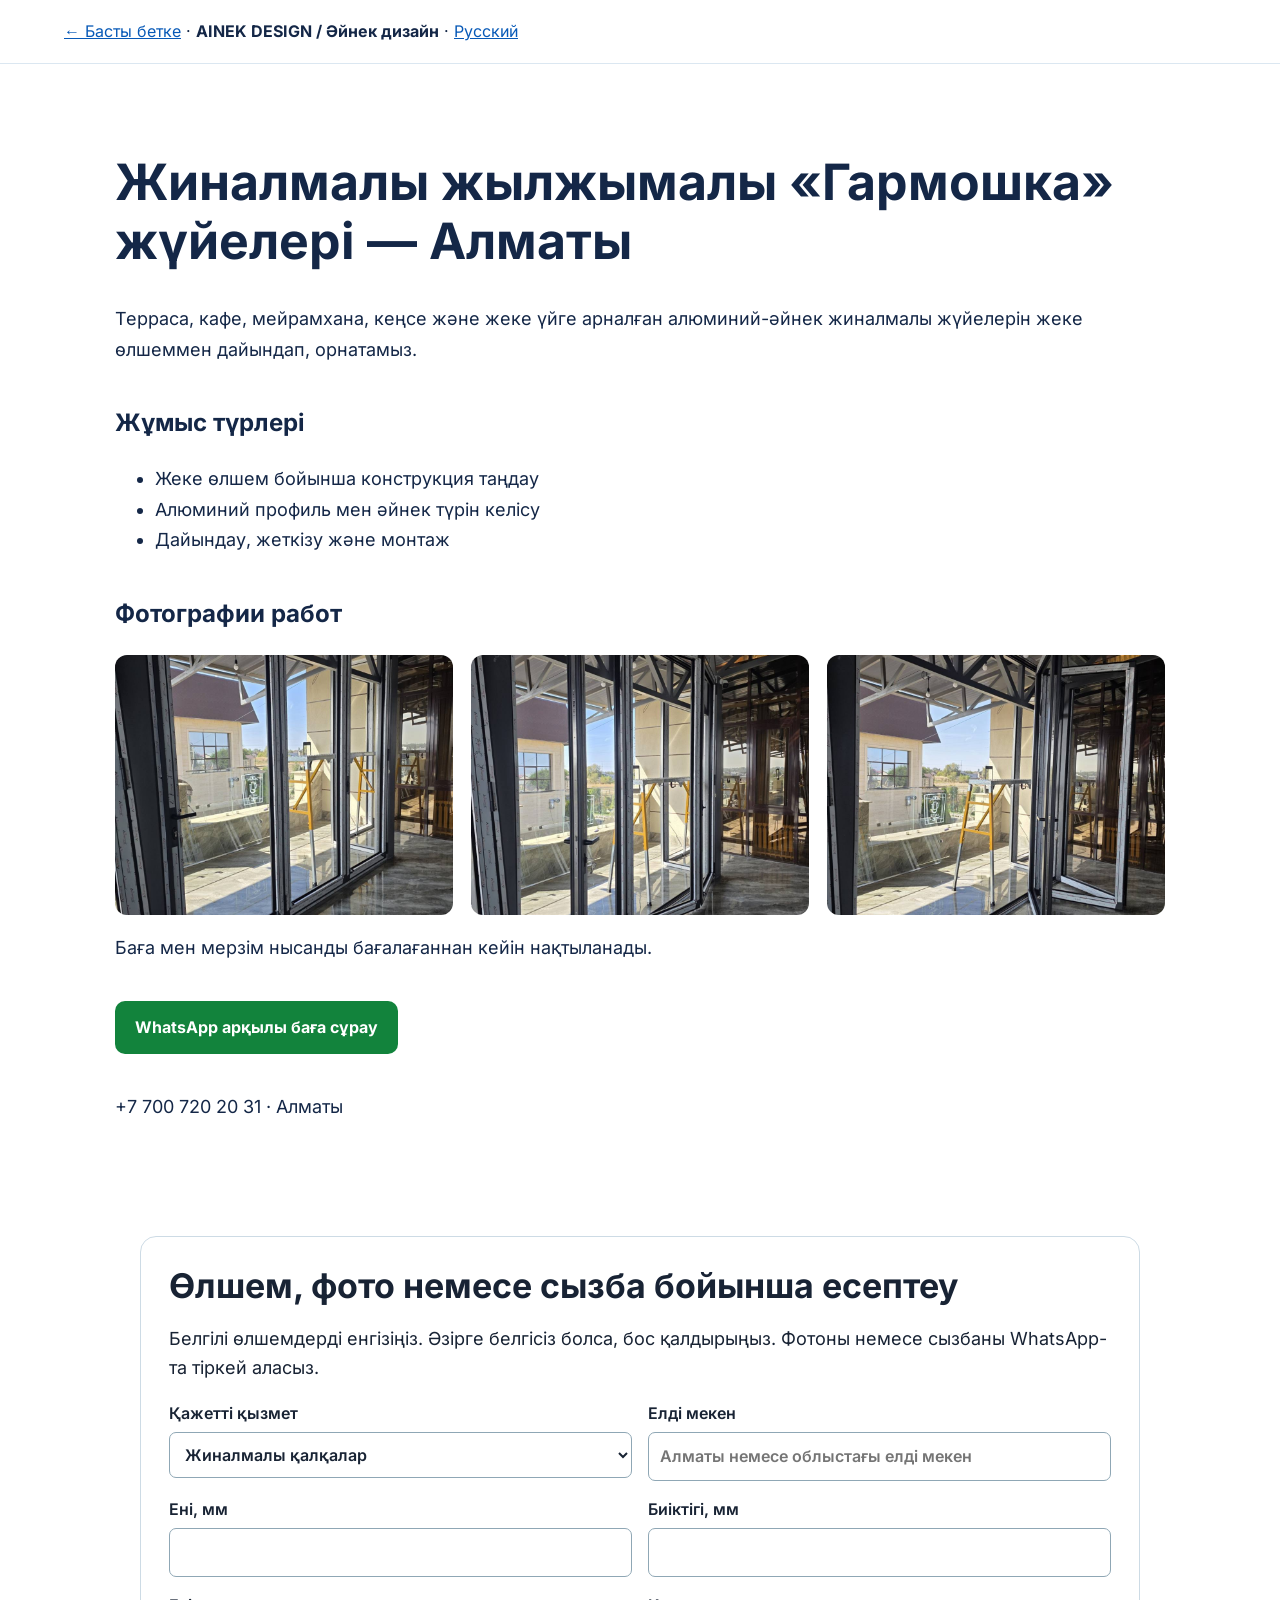
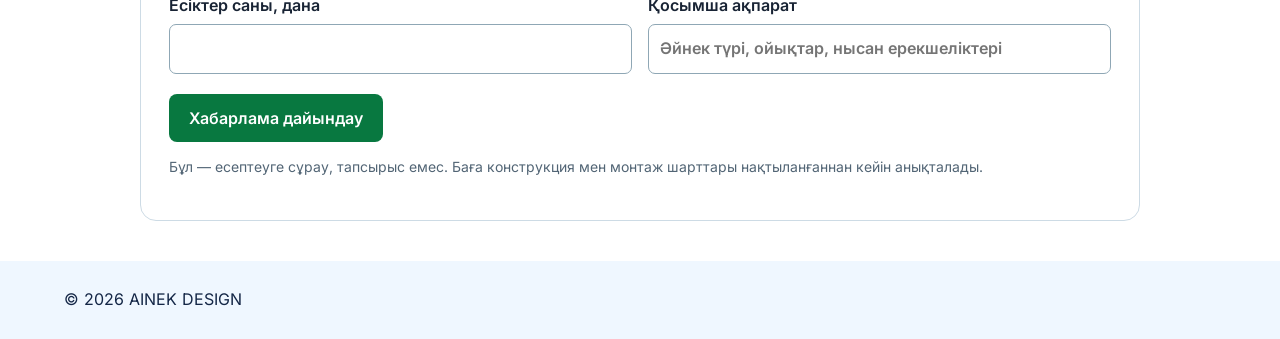
<file: garmoshka.html>
<!doctype html><html lang="kk"><head><meta charset="utf-8"><meta name="viewport" content="width=device-width, initial-scale=1"><title>Гармошка жылжымалы жүйелері Алматы | Әйнек дизайн</title><meta name="description" content="Алматыда алюминий жиналмалы гармошка жүйелері. Жеке өлшем, дайындау, монтаж."><link rel="canonical" href="https://ainekdesign.kz/garmoshka.html"><link rel="alternate" hreflang="ru" href="https://ainekdesign.kz/garmoshka-ru.html"><link rel="stylesheet" href="fonts.css"><style>body{font-family:Inter,Arial,sans-serif;color:#142747;line-height:1.7;margin:0}header{border-bottom:1px solid #dbe7f1;padding:18px 5%}main{max-width:1050px;margin:auto;padding:55px 24px}h1{font-size:clamp(30px,4vw,50px);line-height:1.18}h2{margin-top:38px}p,li{font-size:18px}a{color:#0759b7}.btn{display:inline-block;background:#12833c;color:white;text-decoration:none;padding:13px 20px;border-radius:10px;font-weight:bold;margin:20px 0}.gallery{display:grid;grid-template-columns:repeat(auto-fit,minmax(220px,1fr));gap:18px}.gallery img{width:100%;height:260px;object-fit:cover;border-radius:12px}footer{background:#eff7ff;padding:25px 5%}</style><link rel="stylesheet" href="quote.css"></head><body><header><a href="index.html">← Басты бетке</a> · <strong>AINEK DESIGN / Әйнек дизайн</strong> · <a href="garmoshka-ru.html">Русский</a></header><main><h1>Жиналмалы жылжымалы «Гармошка» жүйелері — Алматы</h1><p>Терраса, кафе, мейрамхана, кеңсе және жеке үйге арналған алюминий-әйнек жиналмалы жүйелерін жеке өлшеммен дайындап, орнатамыз.</p><h2>Жұмыс түрлері</h2><ul><li>Жеке өлшем бойынша конструкция таңдау</li><li>Алюминий профиль мен әйнек түрін келісу</li><li>Дайындау, жеткізу және монтаж</li></ul><h2>Фотографии работ</h2><div class="gallery"><img src="work-15-1.jpg" alt="Жиналмалы жылжымалы «Гармошка» жүйелері — Алматы — фото 1" loading="lazy"><img src="work-15-2.jpg" alt="Жиналмалы жылжымалы «Гармошка» жүйелері — Алматы — фото 2" loading="lazy"><img src="work-15-3.jpg" alt="Жиналмалы жылжымалы «Гармошка» жүйелері — Алматы — фото 3" loading="lazy"></div><p>Баға мен мерзім нысанды бағалағаннан кейін нақтыланады.</p><a class="btn" href="https://wa.me/77007202031">WhatsApp арқылы баға сұрау</a><p>+7 700 720 20 31 · Алматы</p></main><footer>© 2026 AINEK DESIGN</footer><script src="site.js" defer></script><script src="quote.js" defer></script></body></html>
</file>
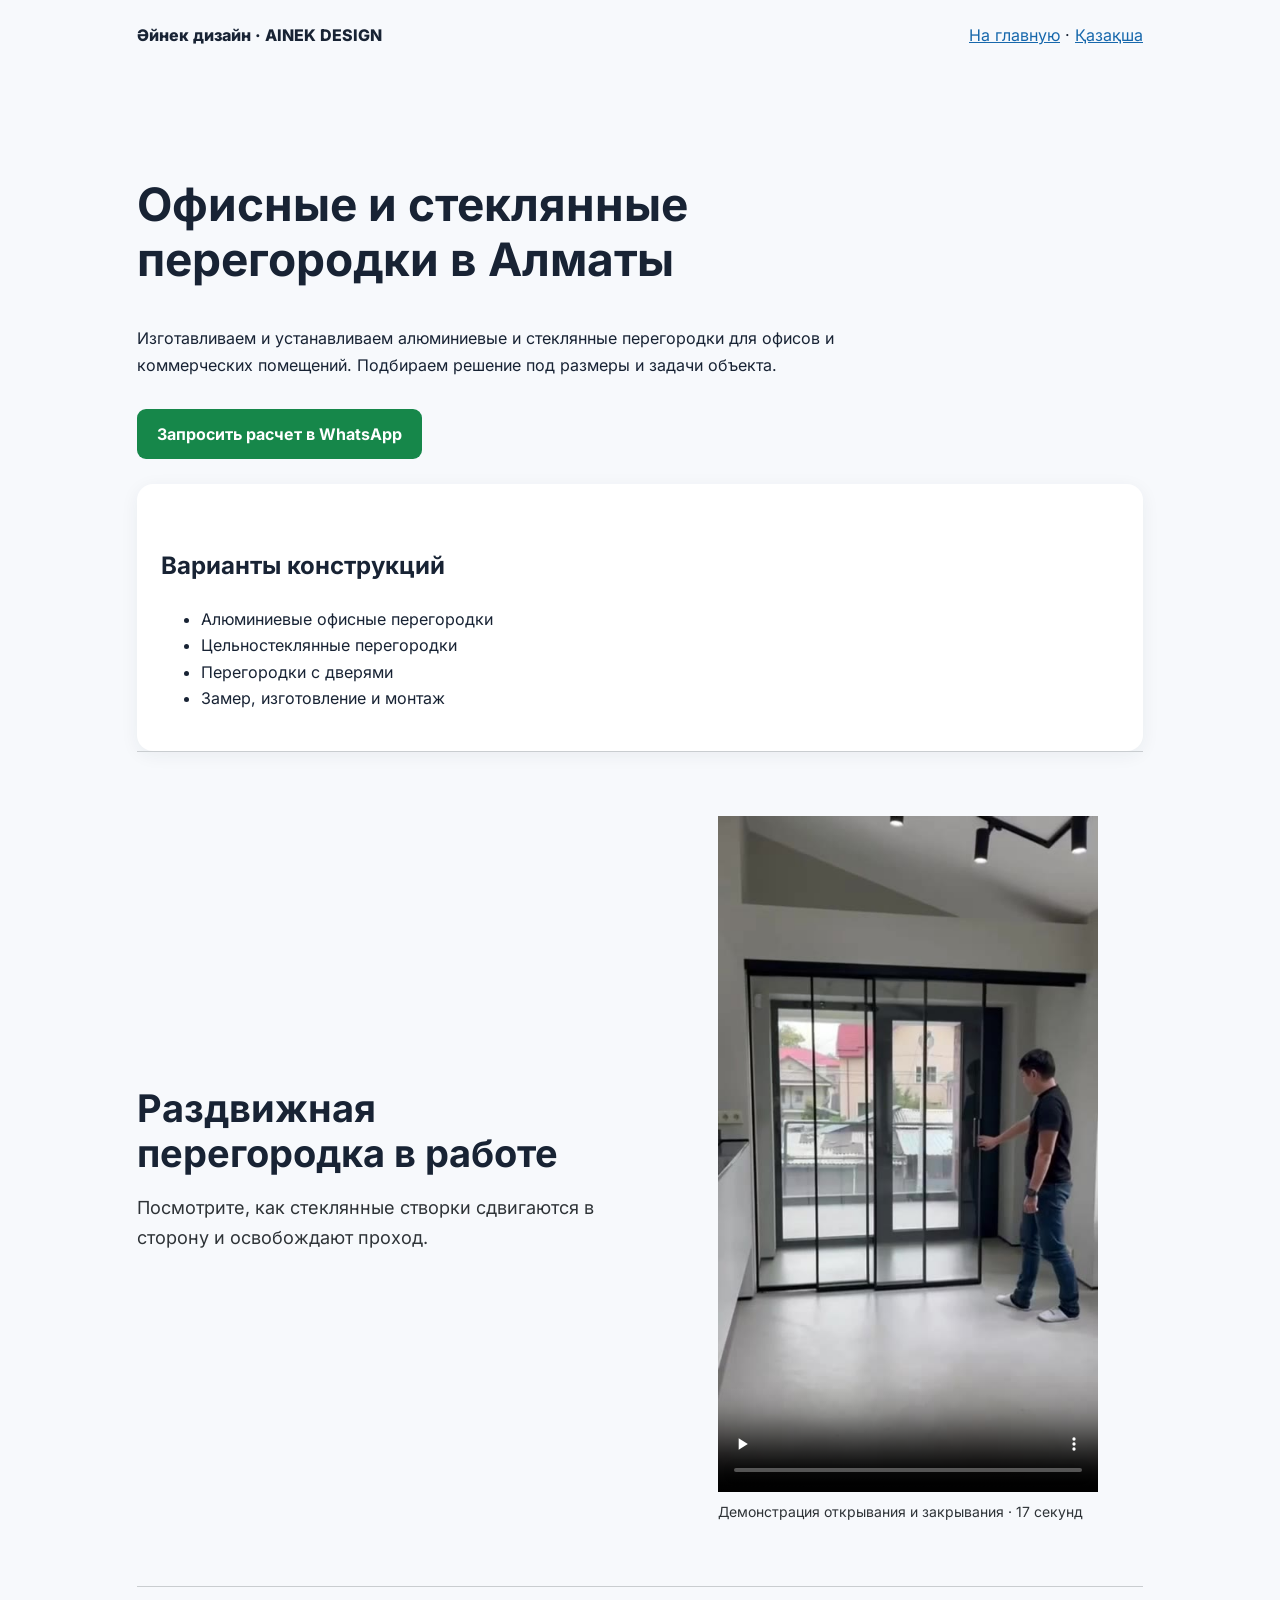
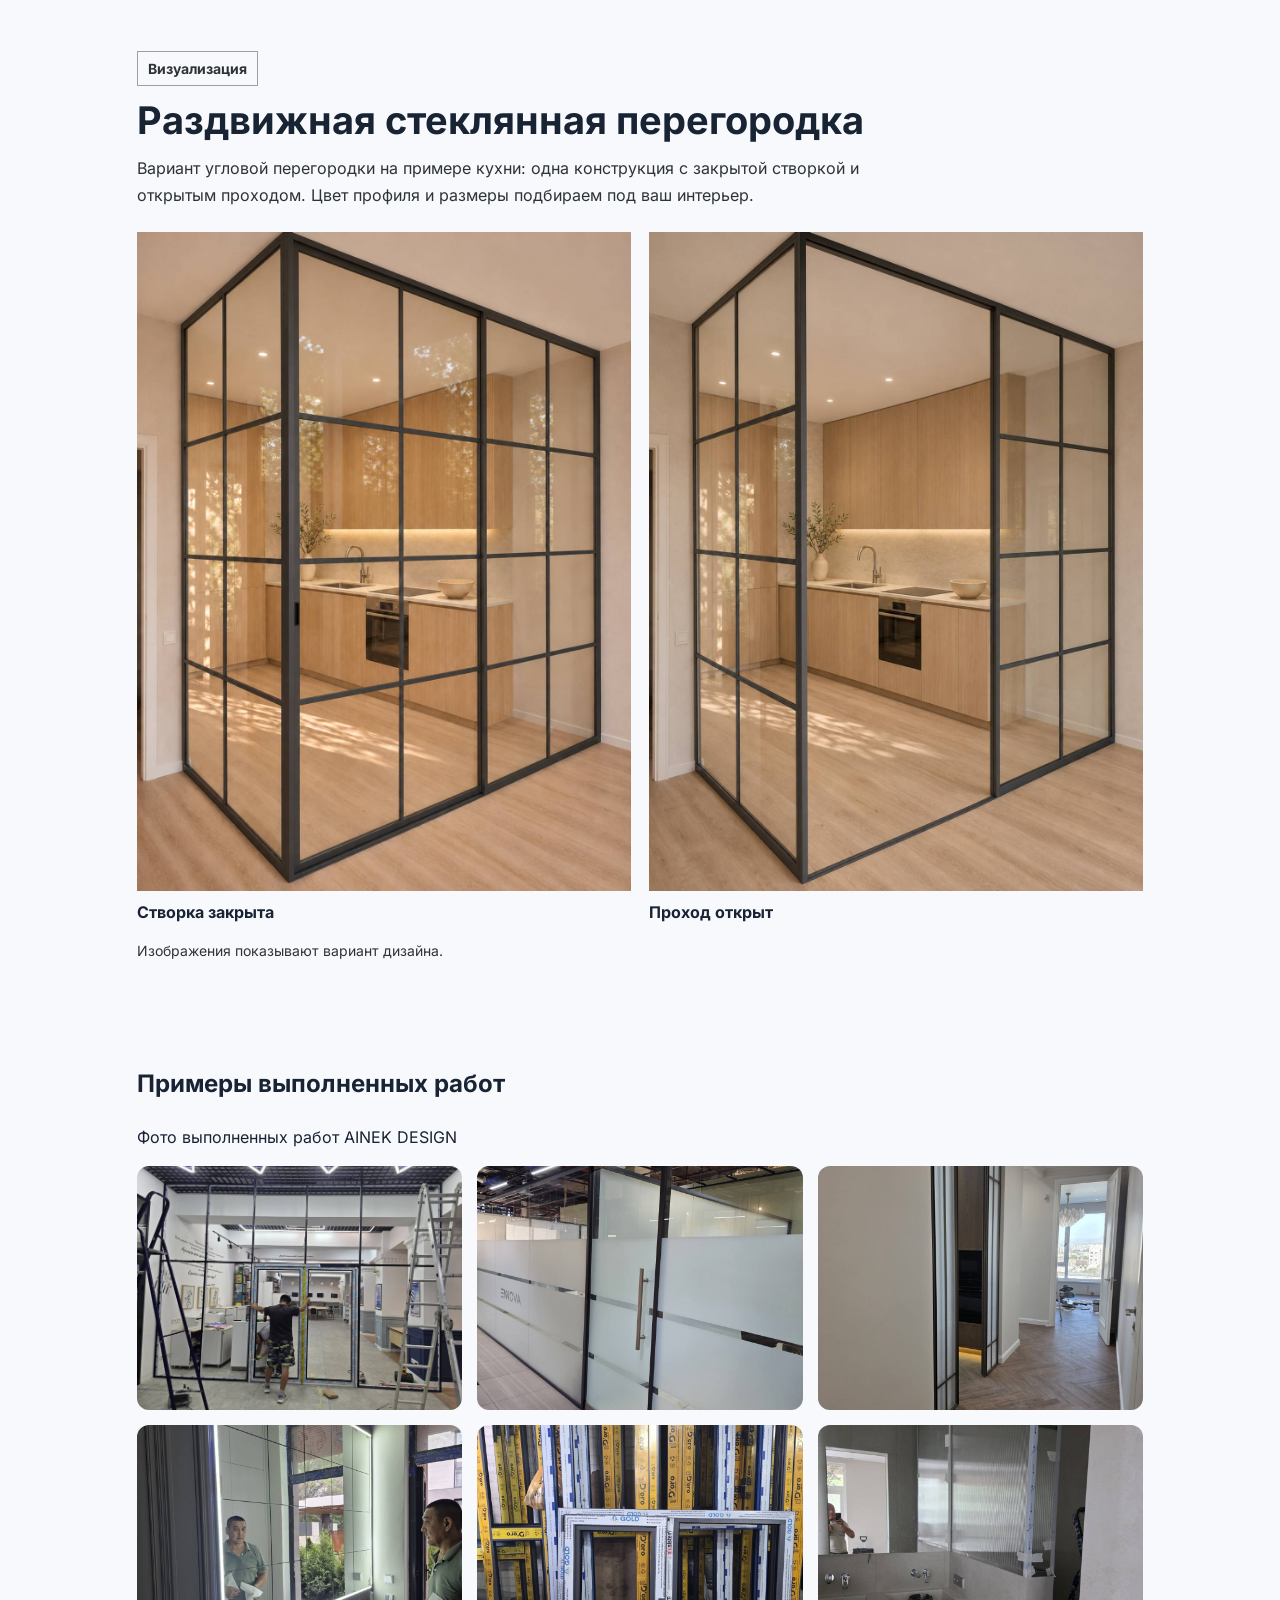
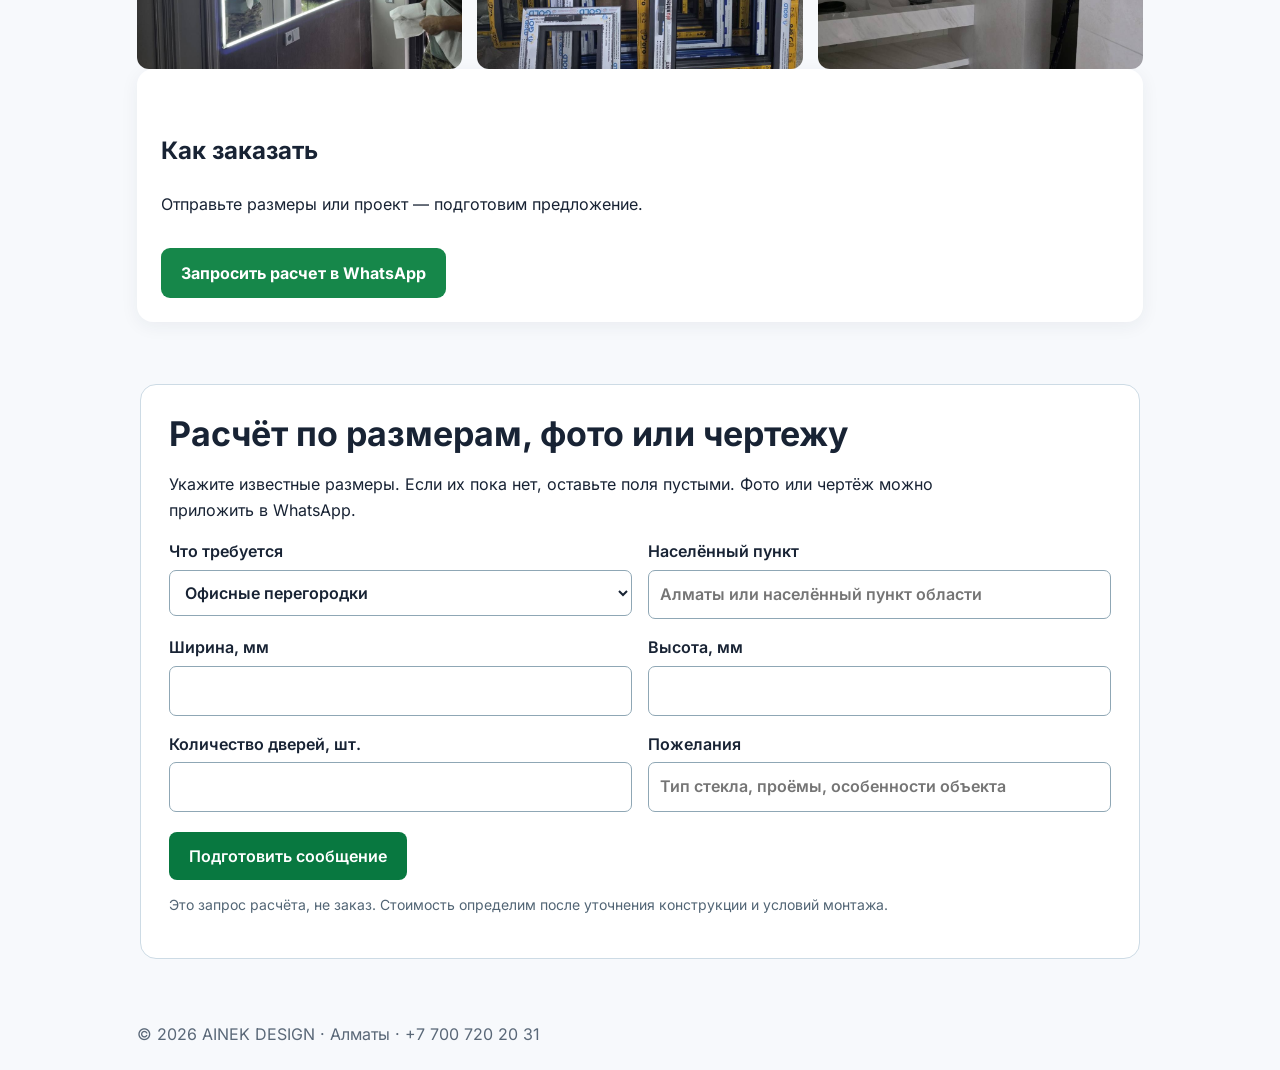
<file: office-partitions-ru.html>
<!doctype html><html lang="ru"><head><meta charset="utf-8"><meta name="viewport" content="width=device-width,initial-scale=1"><title>Офисные и стеклянные перегородки в Алматы | AINEK DESIGN</title><meta name="description" content="Офисные перегородки из алюминия и стекла в Алматы: изготовление по размерам, доставка и монтаж. Запросите расчет в AINEK DESIGN."><link rel="canonical" href="https://ainekdesign.kz/office-partitions-ru.html"><link rel="alternate" hreflang="kk" href="https://ainekdesign.kz/office-partitions.html"><link rel="alternate" hreflang="ru" href="https://ainekdesign.kz/office-partitions-ru.html"><link rel="stylesheet" href="fonts.css"><style>:root{--ink:#182334;--muted:#5a6878;--accent:#1768ac}*{box-sizing:border-box}body{margin:0;background:#f7f9fc;color:var(--ink);font:16px/1.65 Inter,Arial,sans-serif}header,main,footer{max-width:1050px;margin:auto;padding:22px}header{display:flex;justify-content:space-between;align-items:center;gap:14px;flex-wrap:wrap}a{color:var(--accent)}.brand{font-weight:800;text-decoration:none;color:var(--ink)}.hero{padding:46px 0 25px}h1{font-size:clamp(30px,4.5vw,46px);line-height:1.2;max-width:850px}h2{margin-top:38px}p{max-width:800px}.btn{display:inline-block;background:#16874a;color:white;text-decoration:none;border-radius:9px;padding:12px 20px;font-weight:700;margin-top:15px}.gallery{display:grid;grid-template-columns:repeat(3,1fr);gap:15px}.gallery img{width:100%;aspect-ratio:4/3;object-fit:cover;border-radius:12px}.panel{background:white;padding:24px;border-radius:16px;box-shadow:0 4px 18px #20304010}footer{color:var(--muted)}@media(max-width:650px){.gallery{grid-template-columns:repeat(2,1fr)}}</style><link rel="stylesheet" href="quote.css"><link rel="stylesheet" href="partition-visual.css"><link rel="stylesheet" href="media-showcase.css"></head><body><header><a class="brand" href="ru.html">Әйнек дизайн · AINEK DESIGN</a><nav><a href="ru.html">На главную</a> · <a href="office-partitions.html">Қазақша</a></nav></header><main><section class="hero"><h1>Офисные и стеклянные перегородки в Алматы</h1><p>Изготавливаем и устанавливаем алюминиевые и стеклянные перегородки для офисов и коммерческих помещений. Подбираем решение под размеры и задачи объекта.</p><a class="btn" href="https://wa.me/77007202031?text=Здравствуйте%2C%20нужен%20расчет%20офисных%20перегородок">Запросить расчет в WhatsApp</a></section><section class="panel"><h2>Варианты конструкций</h2><ul><li>Алюминиевые офисные перегородки</li><li>Цельностеклянные перегородки</li><li>Перегородки с дверями</li><li>Замер, изготовление и монтаж</li></ul></section><section class="media-showcase" id="partition-video" aria-labelledby="partition-video-title"><div class=" media-showcase-layout">
<div class="media-showcase-copy"><h2 id="partition-video-title">Раздвижная перегородка в работе</h2><p>Посмотрите, как стеклянные створки сдвигаются в сторону и освобождают проход.</p></div>
<figure class="media-video"><video controls playsinline preload="none" width="478" height="850" poster="img/sliding-partition-video-poster.jpg" aria-label="Раздвижная перегородка в работе" aria-describedby="partition-video-caption"><source src="media/sliding-partition-demo.mp4" type="video/mp4"><a href="media/sliding-partition-demo.mp4">Открыть видео</a></video><figcaption id="partition-video-caption">Демонстрация открывания и закрывания · 17 секунд</figcaption></figure>
</div></section><section class="partition-visual" id="sliding-example" aria-labelledby="sliding-example-title"><div>
<div class="partition-visual-heading"><span class="partition-visual-label">Визуализация</span><h2 id="sliding-example-title">Раздвижная стеклянная перегородка</h2><p>Вариант угловой перегородки на примере кухни: одна конструкция с закрытой створкой и открытым проходом. Цвет профиля и размеры подбираем под ваш интерьер.</p></div>
<div class="partition-visual-grid gallery"><figure><a href="img/sliding-partition-closed.jpg"><img src="img/sliding-partition-closed.jpg" width="1152" height="1536" loading="lazy" decoding="async" alt="Раздвижная стеклянная перегородка — створка закрыта, визуализация"></a><figcaption>Створка закрыта</figcaption></figure><figure><a href="img/sliding-partition-open.jpg"><img src="img/sliding-partition-open.jpg" width="1152" height="1536" loading="lazy" decoding="async" alt="Раздвижная стеклянная перегородка — проход открыт, визуализация"></a><figcaption>Проход открыт</figcaption></figure></div>
<p class="partition-visual-note">Изображения показывают вариант дизайна.</p>
</div></section><section><h2>Примеры выполненных работ</h2><p>Фото выполненных работ AINEK DESIGN</p><div class="gallery"><img src="work-24-1.jpg" alt="Фото выполненных работ AINEK DESIGN — 1" loading="lazy"><img src="work-23-1.jpg" alt="Фото выполненных работ AINEK DESIGN — 2" loading="lazy"><img src="work-22-1.jpg" alt="Фото выполненных работ AINEK DESIGN — 3" loading="lazy"><img src="work-25-1.jpg" alt="Фото выполненных работ AINEK DESIGN — 4" loading="lazy"><img src="work-21-1.jpg" alt="Фото выполненных работ AINEK DESIGN — 5" loading="lazy"><img src="work-26-1.jpg" alt="Фото выполненных работ AINEK DESIGN — 6" loading="lazy"></div></section><section class="panel"><h2>Как заказать</h2><p>Отправьте размеры или проект — подготовим предложение.</p><a class="btn" href="https://wa.me/77007202031">Запросить расчет в WhatsApp</a></section></main><footer>© 2026 AINEK DESIGN · Алматы · +7 700 720 20 31</footer><div aria-label="Просмотр визуализации" aria-modal="true" class="partition-lightbox" id="lightbox" role="dialog" hidden><button type="button" aria-label="Закрыть" class="lb-close">×</button><button type="button" aria-label="Предыдущее" class="lb-prev">‹</button><img alt=""><button type="button" aria-label="Следующее" class="lb-next">›</button><div class="lb-count"></div></div><script src="site.js" defer></script><script src="quote.js" defer></script></body></html>
</file>
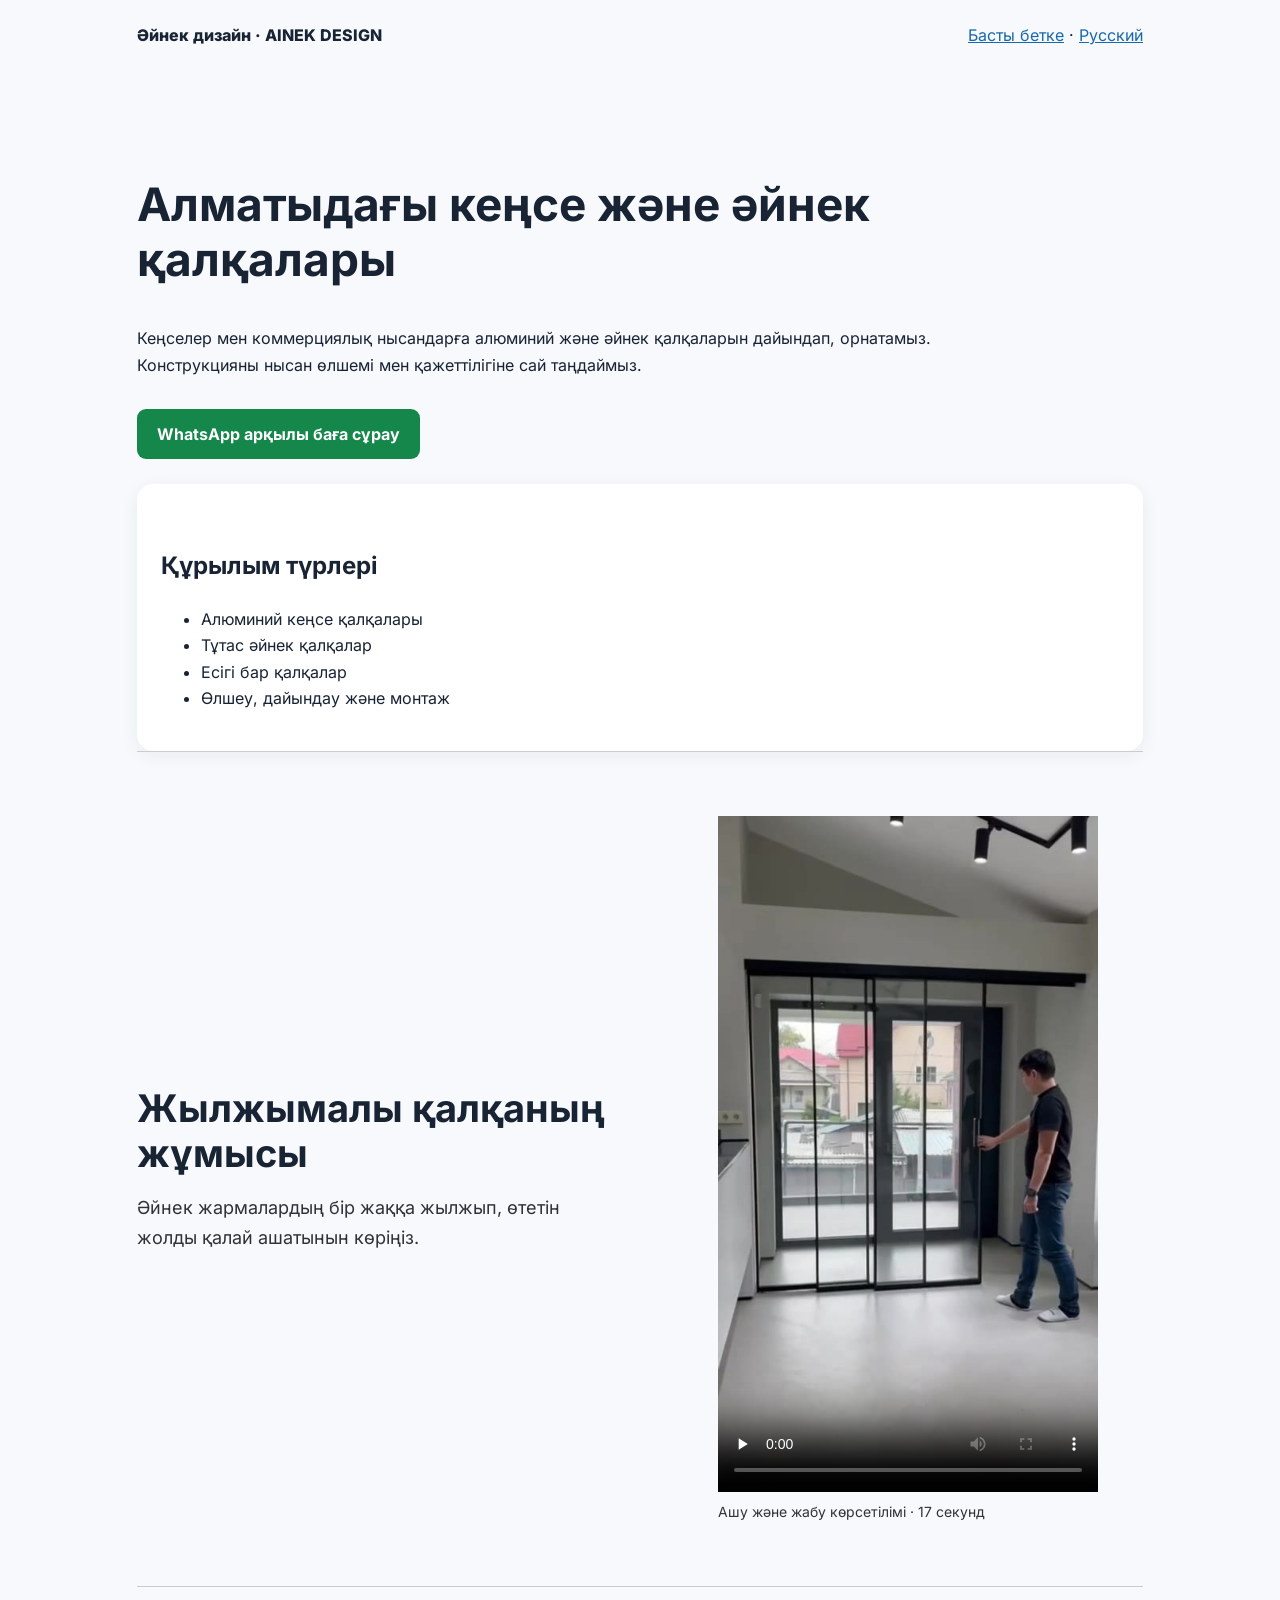
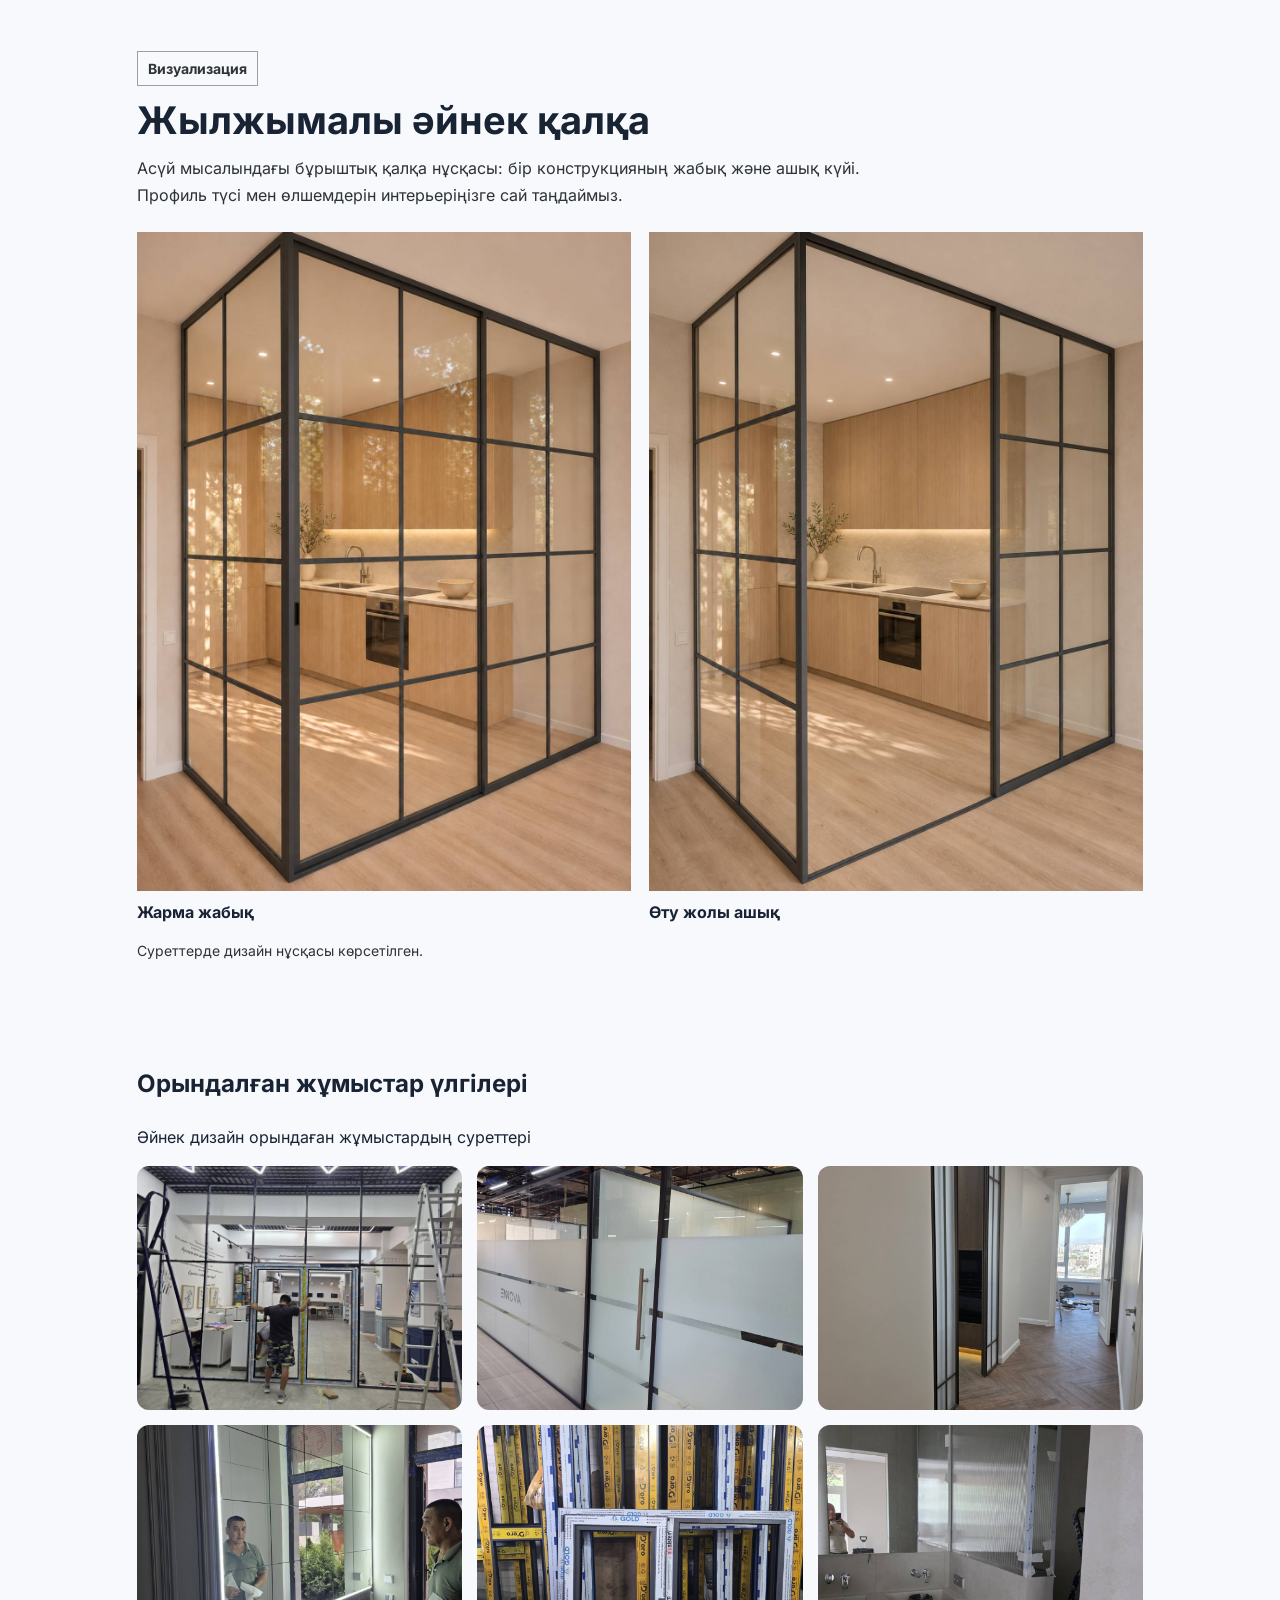
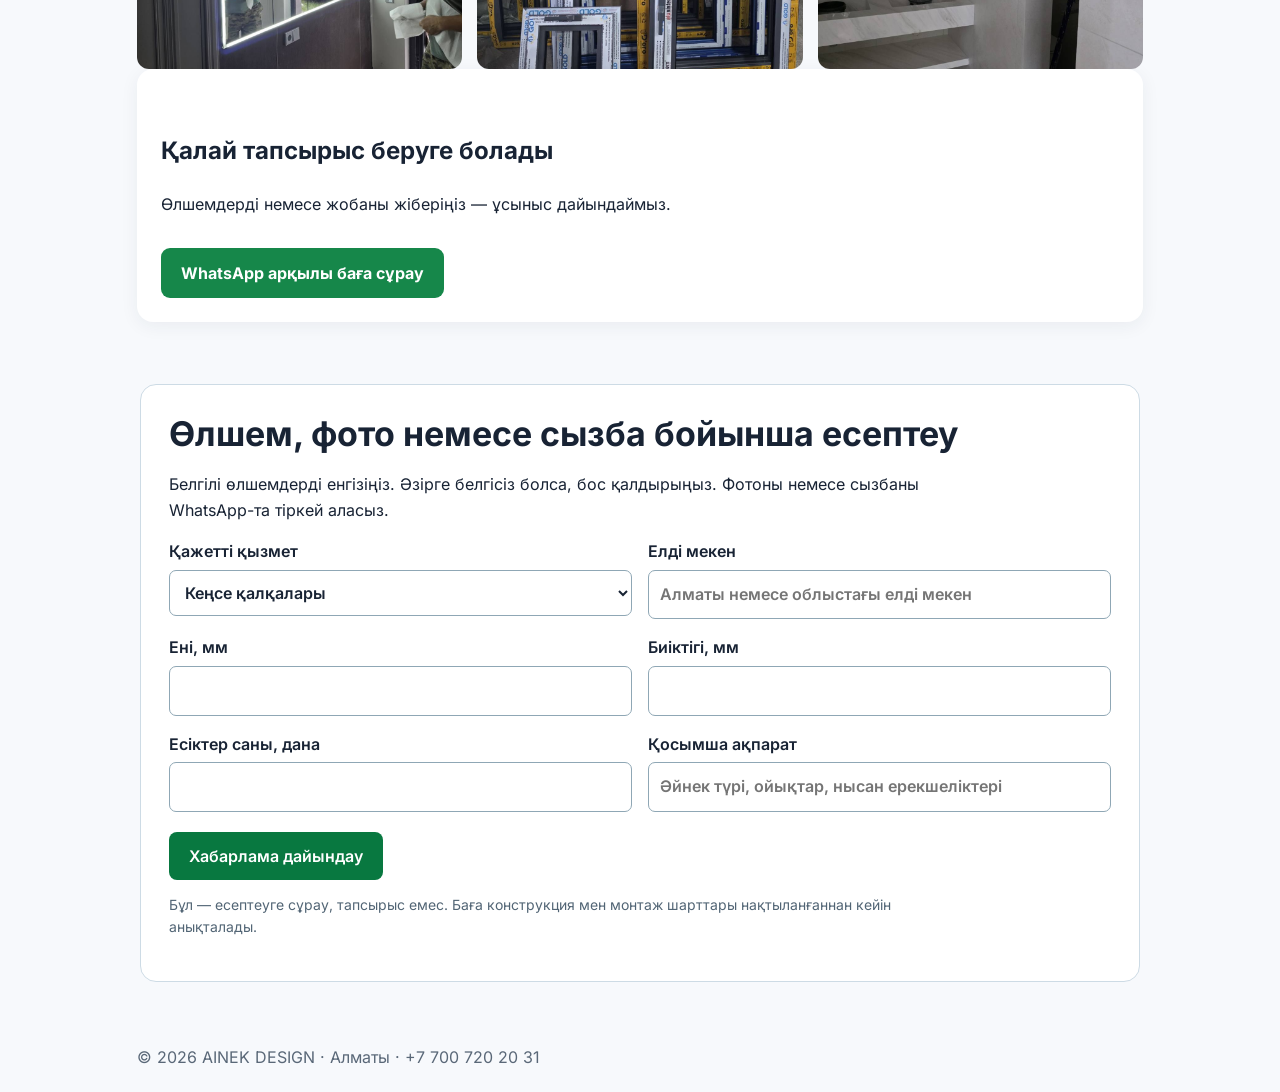
<file: office-partitions.html>
<!doctype html><html lang="kk"><head><meta charset="utf-8"><meta name="viewport" content="width=device-width,initial-scale=1"><title>Алматыдағы кеңсе және әйнек қалқалары | Әйнек дизайн</title><meta name="description" content="Алматыда алюминий және әйнек кеңсе қалқаларын жеке өлшеммен дайындау, жеткізу және орнату. Әйнек дизайннан баға сұраңыз."><link rel="canonical" href="https://ainekdesign.kz/office-partitions.html"><link rel="alternate" hreflang="kk" href="https://ainekdesign.kz/office-partitions.html"><link rel="alternate" hreflang="ru" href="https://ainekdesign.kz/office-partitions-ru.html"><link rel="stylesheet" href="fonts.css"><style>:root{--ink:#182334;--muted:#5a6878;--accent:#1768ac}*{box-sizing:border-box}body{margin:0;background:#f7f9fc;color:var(--ink);font:16px/1.65 Inter,Arial,sans-serif}header,main,footer{max-width:1050px;margin:auto;padding:22px}header{display:flex;justify-content:space-between;align-items:center;gap:14px;flex-wrap:wrap}a{color:var(--accent)}.brand{font-weight:800;text-decoration:none;color:var(--ink)}.hero{padding:46px 0 25px}h1{font-size:clamp(30px,4.5vw,46px);line-height:1.2;max-width:850px}h2{margin-top:38px}p{max-width:800px}.btn{display:inline-block;background:#16874a;color:white;text-decoration:none;border-radius:9px;padding:12px 20px;font-weight:700;margin-top:15px}.gallery{display:grid;grid-template-columns:repeat(3,1fr);gap:15px}.gallery img{width:100%;aspect-ratio:4/3;object-fit:cover;border-radius:12px}.panel{background:white;padding:24px;border-radius:16px;box-shadow:0 4px 18px #20304010}footer{color:var(--muted)}@media(max-width:650px){.gallery{grid-template-columns:repeat(2,1fr)}}</style><link rel="stylesheet" href="quote.css"><link rel="stylesheet" href="partition-visual.css"><link rel="stylesheet" href="media-showcase.css"></head><body><header><a class="brand" href="index.html">Әйнек дизайн · AINEK DESIGN</a><nav><a href="index.html">Басты бетке</a> · <a href="office-partitions-ru.html">Русский</a></nav></header><main><section class="hero"><h1>Алматыдағы кеңсе және әйнек қалқалары</h1><p>Кеңселер мен коммерциялық нысандарға алюминий және әйнек қалқаларын дайындап, орнатамыз. Конструкцияны нысан өлшемі мен қажеттілігіне сай таңдаймыз.</p><a class="btn" href="https://wa.me/77007202031?text=Сәлеметсіз%20бе%2C%20кеңсе%20қалқаларының%20бағасын%20білгім%20келеді">WhatsApp арқылы баға сұрау</a></section><section class="panel"><h2>Құрылым түрлері</h2><ul><li>Алюминий кеңсе қалқалары</li><li>Тұтас әйнек қалқалар</li><li>Есігі бар қалқалар</li><li>Өлшеу, дайындау және монтаж</li></ul></section><section class="media-showcase" id="partition-video" aria-labelledby="partition-video-title"><div class=" media-showcase-layout">
<div class="media-showcase-copy"><h2 id="partition-video-title">Жылжымалы қалқаның жұмысы</h2><p>Әйнек жармалардың бір жаққа жылжып, өтетін жолды қалай ашатынын көріңіз.</p></div>
<figure class="media-video"><video controls playsinline preload="none" width="478" height="850" poster="img/sliding-partition-video-poster.jpg" aria-label="Жылжымалы қалқаның жұмысы" aria-describedby="partition-video-caption"><source src="media/sliding-partition-demo.mp4" type="video/mp4"><a href="media/sliding-partition-demo.mp4">Бейнені ашу</a></video><figcaption id="partition-video-caption">Ашу және жабу көрсетілімі · 17 секунд</figcaption></figure>
</div></section><section class="partition-visual" id="sliding-example" aria-labelledby="sliding-example-title"><div>
<div class="partition-visual-heading"><span class="partition-visual-label">Визуализация</span><h2 id="sliding-example-title">Жылжымалы әйнек қалқа</h2><p>Асүй мысалындағы бұрыштық қалқа нұсқасы: бір конструкцияның жабық және ашық күйі. Профиль түсі мен өлшемдерін интерьеріңізге сай таңдаймыз.</p></div>
<div class="partition-visual-grid gallery"><figure><a href="img/sliding-partition-closed.jpg"><img src="img/sliding-partition-closed.jpg" width="1152" height="1536" loading="lazy" decoding="async" alt="Жылжымалы әйнек қалқа — жарма жабық, визуализация"></a><figcaption>Жарма жабық</figcaption></figure><figure><a href="img/sliding-partition-open.jpg"><img src="img/sliding-partition-open.jpg" width="1152" height="1536" loading="lazy" decoding="async" alt="Жылжымалы әйнек қалқа — өту жолы ашық, визуализация"></a><figcaption>Өту жолы ашық</figcaption></figure></div>
<p class="partition-visual-note">Суреттерде дизайн нұсқасы көрсетілген.</p>
</div></section><section><h2>Орындалған жұмыстар үлгілері</h2><p>Әйнек дизайн орындаған жұмыстардың суреттері</p><div class="gallery"><img src="work-24-1.jpg" alt="Әйнек дизайн орындаған жұмыстардың суреттері — 1" loading="lazy"><img src="work-23-1.jpg" alt="Әйнек дизайн орындаған жұмыстардың суреттері — 2" loading="lazy"><img src="work-22-1.jpg" alt="Әйнек дизайн орындаған жұмыстардың суреттері — 3" loading="lazy"><img src="work-25-1.jpg" alt="Әйнек дизайн орындаған жұмыстардың суреттері — 4" loading="lazy"><img src="work-21-1.jpg" alt="Әйнек дизайн орындаған жұмыстардың суреттері — 5" loading="lazy"><img src="work-26-1.jpg" alt="Әйнек дизайн орындаған жұмыстардың суреттері — 6" loading="lazy"></div></section><section class="panel"><h2>Қалай тапсырыс беруге болады</h2><p>Өлшемдерді немесе жобаны жіберіңіз — ұсыныс дайындаймыз.</p><a class="btn" href="https://wa.me/77007202031">WhatsApp арқылы баға сұрау</a></section></main><footer>© 2026 AINEK DESIGN · Алматы · +7 700 720 20 31</footer><div aria-label="Визуализацияны қарау" aria-modal="true" class="partition-lightbox" id="lightbox" role="dialog" hidden><button type="button" aria-label="Жабу" class="lb-close">×</button><button type="button" aria-label="Алдыңғы" class="lb-prev">‹</button><img alt=""><button type="button" aria-label="Келесі" class="lb-next">›</button><div class="lb-count"></div></div><script src="site.js" defer></script><script src="quote.js" defer></script></body></html>
</file>
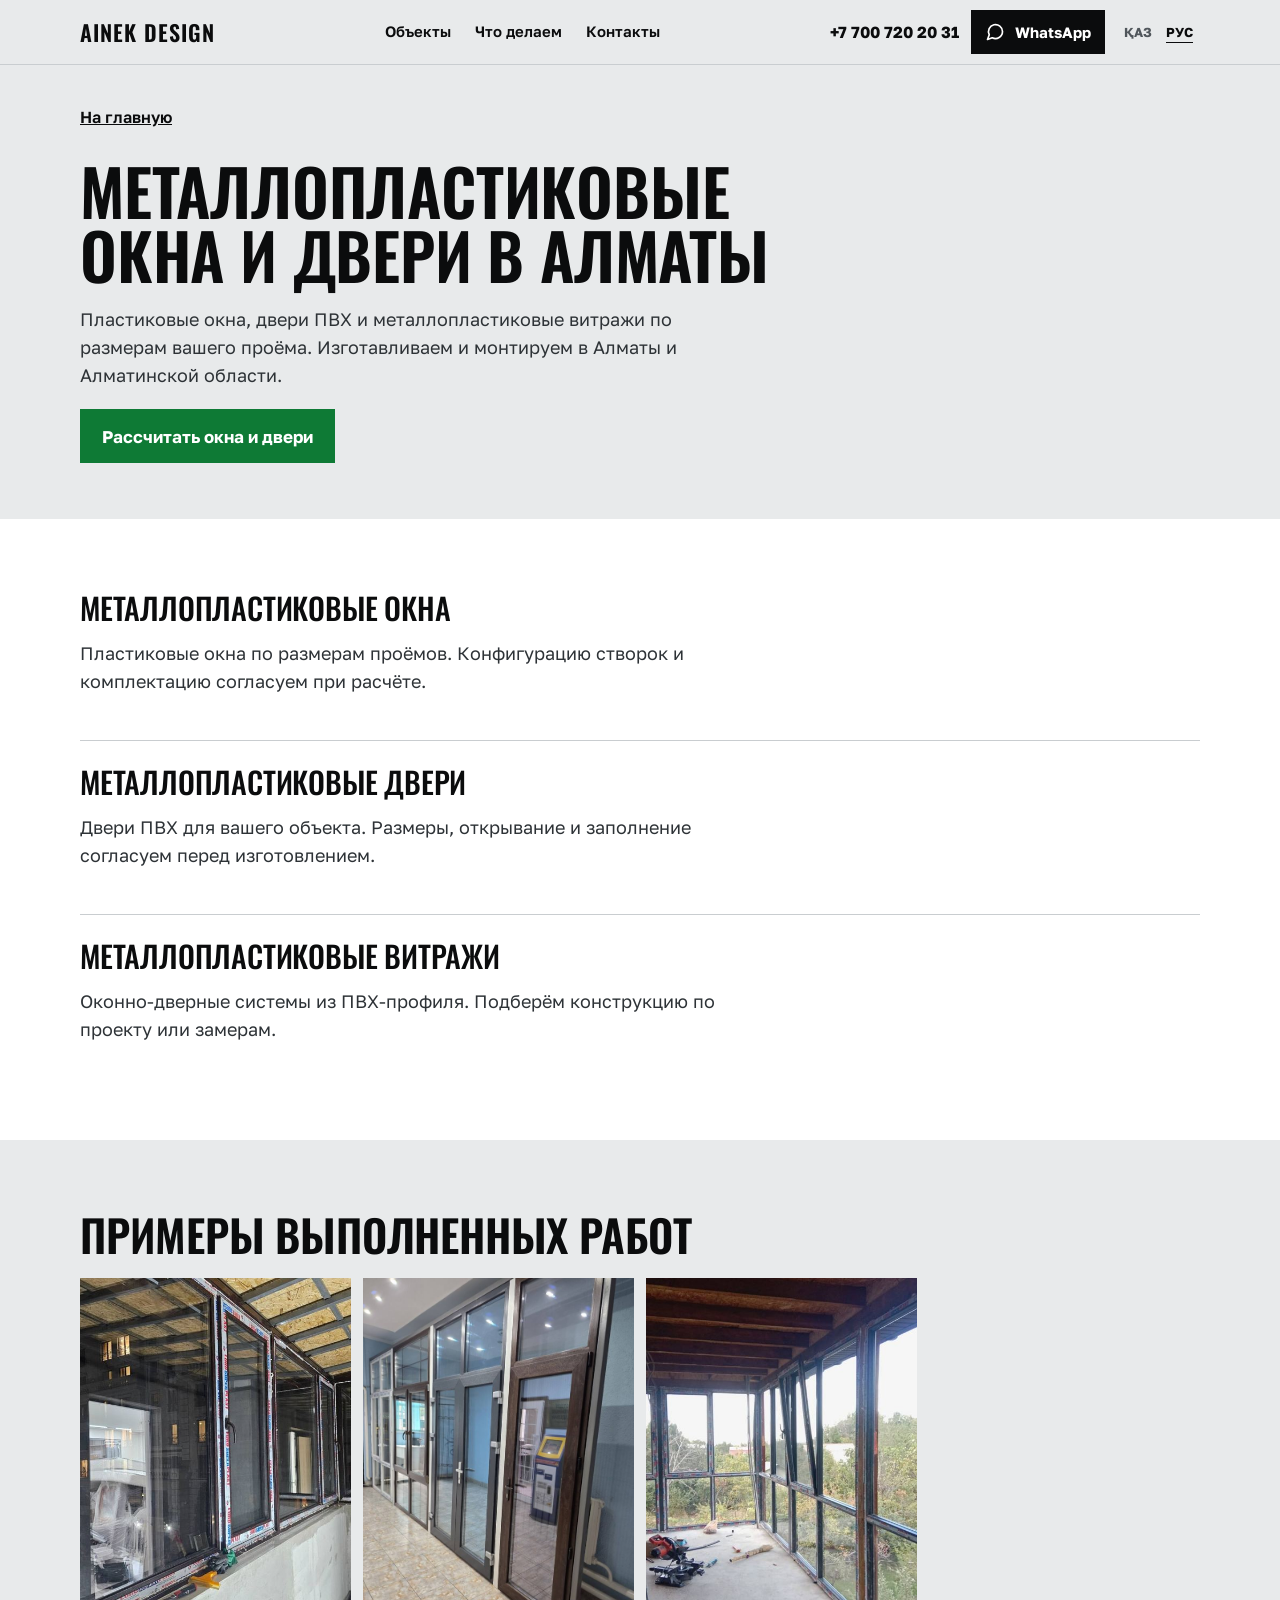
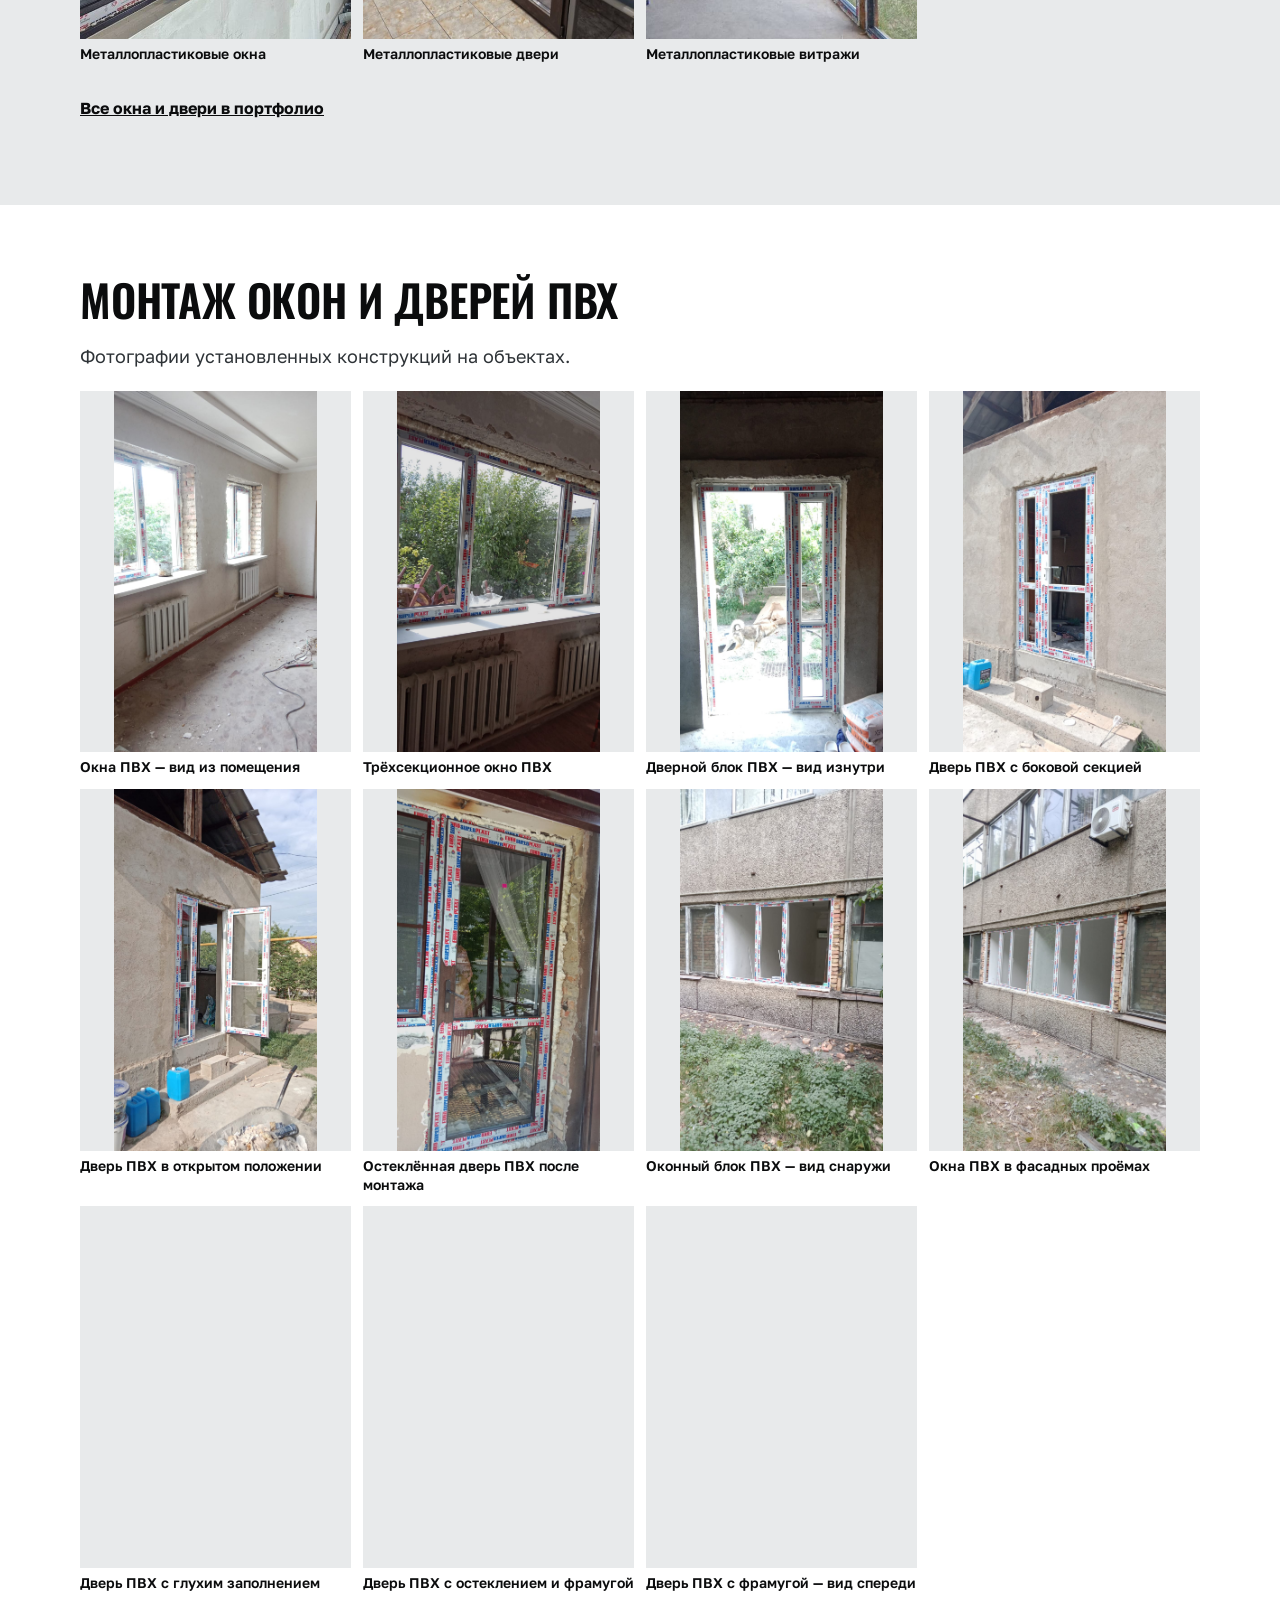
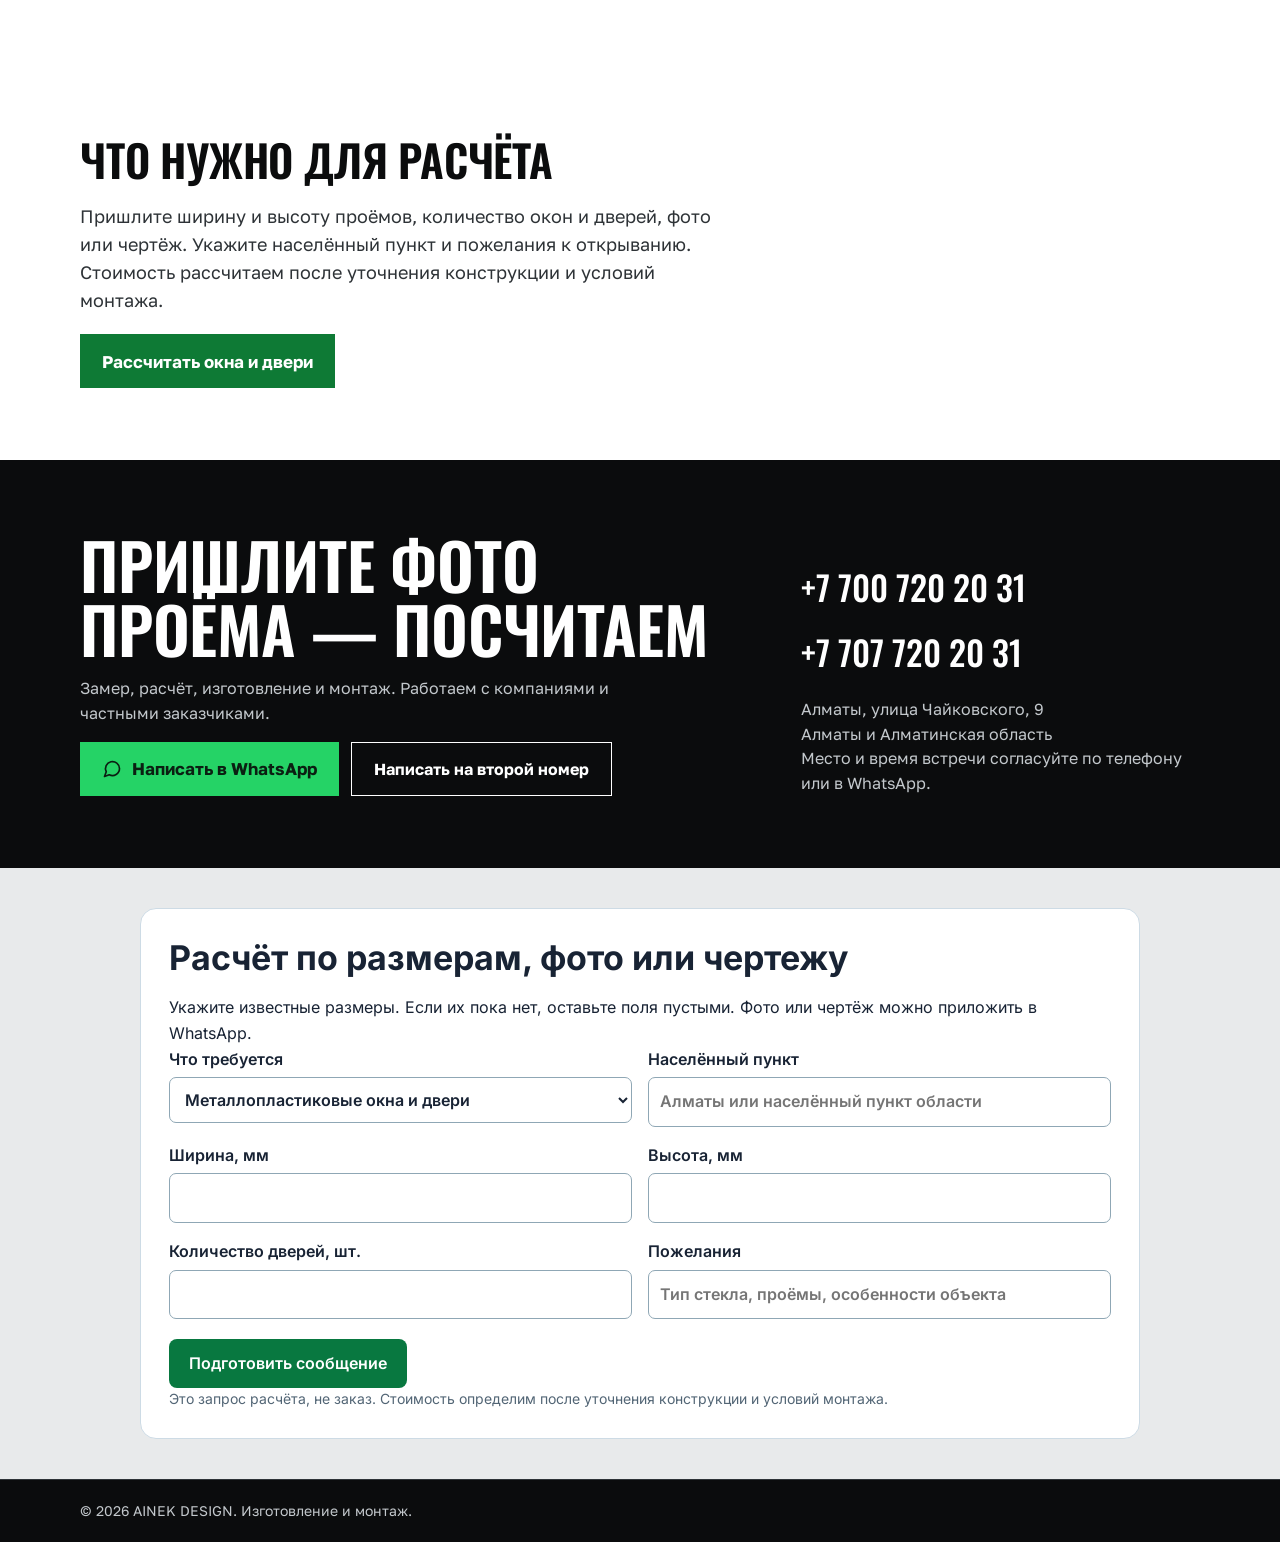
<file: pvc-windows-doors-ru.html>
<!DOCTYPE html>
<html lang="ru">
<head>
<!-- Google tag (gtag.js) -->
<script async src="https://www.googletagmanager.com/gtag/js?id=AW-18498019293"></script>
<script>
  window.dataLayer = window.dataLayer || [];
  function gtag(){dataLayer.push(arguments);}
  gtag('js', new Date());

  gtag('config', 'AW-18498019293');
</script>
<meta content="zsVLVojeZQD0ObqI7mPWbkQCAsrrq7wA-nR4Wl2OJik" name="google-site-verification"/>
<meta charset="utf-8"/>
<meta content="width=device-width, initial-scale=1.0" name="viewport"/>
<meta content="VD5rUZbk6-TV69r6Qdjn8jq1SdS30Mp1TdHzzVbM4CM" name="google-site-verification"/>
<meta name="theme-color" content="#E8EAEB"/>
<title>Металлопластиковые окна и двери в Алматы | AINEK DESIGN</title>
<meta content="Изготовление и монтаж металлопластиковых окон и дверей (ПВХ) в Алматы и Алматинской области. Расчёт по вашим размерам. AINEK DESIGN." name="description"/>
<link href="https://ainekdesign.kz/pvc-windows-doors-ru.html" rel="canonical"/>
<link href="https://ainekdesign.kz/pvc-windows-doors.html" hreflang="kk" rel="alternate"/><link href="https://ainekdesign.kz/pvc-windows-doors-ru.html" hreflang="ru" rel="alternate"/>
<link rel="preload" href="fonts/oswald-cyrillic.woff2" as="font" type="font/woff2" crossorigin/>
<link rel="stylesheet" href="fonts.css"/>
<link rel="stylesheet" href="site.css"/>
<link rel="stylesheet" href="quote.css"><link rel="stylesheet" href="media-showcase.css"></head>
<body>
<header class="top"><div class="wrap top-in">
<a class="brand" href="ru.html">AINEK DESIGN</a>
<nav class="nav" aria-label="Разделы"><a href="ru.html#objects">Объекты</a><a href="ru.html#what">Что делаем</a><a href="ru.html#contact">Контакты</a></nav>
<div class="top-act"><a class="top-phone" href="tel:+77007202031">+7 700 720 20 31</a><a class="btn btn-ink" href="https://wa.me/77007202031" rel="noopener noreferrer" target="_blank" aria-label="Написать AINEK DESIGN в WhatsApp"><svg aria-hidden="true" width="20" height="20" viewBox="0 0 24 24" fill="none" stroke="currentColor" stroke-width="2" stroke-linecap="round" stroke-linejoin="round"><path d="M21 11.5a8.4 8.4 0 0 1-12.3 7.4L3 21l2.1-5.7A8.4 8.4 0 1 1 21 11.5z"/></svg><span>WhatsApp</span></a>
<div class="lang"><a href="pvc-windows-doors.html" lang="kk">ҚАЗ</a><a href="pvc-windows-doors-ru.html" lang="ru" aria-current="page">РУС</a></div></div>
</div></header>
<main>
<section class="hero"><div class="wrap stack"><a class="back" href="ru.html">На главную</a><h1 class="display xl">Металлопластиковые окна и двери в Алматы</h1><p class="lead">Пластиковые окна, двери ПВХ и металлопластиковые витражи по размерам вашего проёма. Изготавливаем и монтируем в Алматы и Алматинской области.</p><div class="actions"><a class="btn btn-wa" href="#request-quote">Рассчитать окна и двери</a></div></div></section>
<section class="paper"><div class="wrap stack"><div class="work-group"><h2 class="display md">Металлопластиковые окна</h2><p class="lead">Пластиковые окна по размерам проёмов. Конфигурацию створок и комплектацию согласуем при расчёте.</p></div><div class="work-group"><h2 class="display md">Металлопластиковые двери</h2><p class="lead">Двери ПВХ для вашего объекта. Размеры, открывание и заполнение согласуем перед изготовлением.</p></div><div class="work-group"><h2 class="display md">Металлопластиковые витражи</h2><p class="lead">Оконно-дверные системы из ПВХ-профиля. Подберём конструкцию по проекту или замерам.</p></div></div></section>
<section><div class="wrap stack"><h2 class="display lg">Примеры выполненных работ</h2><div class="grid gallery"><figure><a href="photo8.jpg.jpeg"><img src="img/photo8.jpg" alt="Металлопластиковые окна" loading="lazy"></a><figcaption>Металлопластиковые окна</figcaption></figure><figure><a href="work-34-1.jpg"><img src="img/work-34-1.jpg" alt="Металлопластиковые двери" loading="lazy"></a><figcaption>Металлопластиковые двери</figcaption></figure><figure><a href="work-16-1.jpg"><img src="img/work-16-1.jpg" alt="Металлопластиковые витражи" loading="lazy"></a><figcaption>Металлопластиковые витражи</figcaption></figure></div><a class="more" href="works-ru.html#doors">Все окна и двери в портфолио</a></div></section>
<section class="paper" id="pvc-installations"><div class="wrap stack"><h2 class="display lg">Монтаж окон и дверей ПВХ</h2><p class="lead">Фотографии установленных конструкций на объектах.</p><div class="grid gallery pvc-installation-gallery">
<figure><a href="img/pvc-installations/pvc-windows-interior.jpg"><img src="img/pvc-installations/pvc-windows-interior.jpg" width="899" height="1599" loading="lazy" decoding="async" alt="Окна ПВХ — вид из помещения"></a><figcaption>Окна ПВХ — вид из помещения</figcaption></figure>
<figure><a href="img/pvc-installations/pvc-window-three-sections.jpg"><img src="img/pvc-installations/pvc-window-three-sections.jpg" width="899" height="1599" loading="lazy" decoding="async" alt="Трёхсекционное окно ПВХ"></a><figcaption>Трёхсекционное окно ПВХ</figcaption></figure>
<figure><a href="img/pvc-installations/pvc-door-interior.jpg"><img src="img/pvc-installations/pvc-door-interior.jpg" width="899" height="1599" loading="lazy" decoding="async" alt="Дверной блок ПВХ — вид изнутри"></a><figcaption>Дверной блок ПВХ — вид изнутри</figcaption></figure>
<figure><a href="img/pvc-installations/pvc-door-side-panel.jpg"><img src="img/pvc-installations/pvc-door-side-panel.jpg" width="899" height="1599" loading="lazy" decoding="async" alt="Дверь ПВХ с боковой секцией"></a><figcaption>Дверь ПВХ с боковой секцией</figcaption></figure>
<figure><a href="img/pvc-installations/pvc-door-open.jpg"><img src="img/pvc-installations/pvc-door-open.jpg" width="899" height="1599" loading="lazy" decoding="async" alt="Дверь ПВХ в открытом положении"></a><figcaption>Дверь ПВХ в открытом положении</figcaption></figure>
<figure><a href="img/pvc-installations/pvc-glazed-door.jpg"><img src="img/pvc-installations/pvc-glazed-door.jpg" width="899" height="1599" loading="lazy" decoding="async" alt="Остеклённая дверь ПВХ после монтажа"></a><figcaption>Остеклённая дверь ПВХ после монтажа</figcaption></figure>
<figure><a href="img/pvc-installations/pvc-window-exterior.jpg"><img src="img/pvc-installations/pvc-window-exterior.jpg" width="899" height="1599" loading="lazy" decoding="async" alt="Оконный блок ПВХ — вид снаружи"></a><figcaption>Оконный блок ПВХ — вид снаружи</figcaption></figure>
<figure><a href="img/pvc-installations/pvc-window-blocks-exterior.jpg"><img src="img/pvc-installations/pvc-window-blocks-exterior.jpg" width="899" height="1599" loading="lazy" decoding="async" alt="Окна ПВХ в фасадных проёмах"></a><figcaption>Окна ПВХ в фасадных проёмах</figcaption></figure>
<figure><a href="img/pvc-installations/pvc-solid-door.jpg"><img src="img/pvc-installations/pvc-solid-door.jpg" width="899" height="1599" loading="lazy" decoding="async" alt="Дверь ПВХ с глухим заполнением"></a><figcaption>Дверь ПВХ с глухим заполнением</figcaption></figure>
<figure><a href="img/pvc-installations/pvc-door-transom-side.jpg"><img src="img/pvc-installations/pvc-door-transom-side.jpg" width="1200" height="1600" loading="lazy" decoding="async" alt="Дверь ПВХ с остеклением и фрамугой"></a><figcaption>Дверь ПВХ с остеклением и фрамугой</figcaption></figure>
<figure><a href="img/pvc-installations/pvc-door-transom-front.jpg"><img src="img/pvc-installations/pvc-door-transom-front.jpg" width="1200" height="1600" loading="lazy" decoding="async" alt="Дверь ПВХ с фрамугой — вид спереди"></a><figcaption>Дверь ПВХ с фрамугой — вид спереди</figcaption></figure>
</div></div></section>
<section class="paper"><div class="wrap stack"><h2 class="display lg">Что нужно для расчёта</h2><p class="lead">Пришлите ширину и высоту проёмов, количество окон и дверей, фото или чертёж. Укажите населённый пункт и пожелания к открыванию. Стоимость рассчитаем после уточнения конструкции и условий монтажа.</p><div class="actions"><a class="btn btn-wa" href="#request-quote">Рассчитать окна и двери</a></div></div></section>
</main>
<section class="dark" id="contact"><div class="wrap contact">
<div class="contact-main"><h2 class="display xl">Пришлите фото проёма — посчитаем</h2><p>Замер, расчёт, изготовление и монтаж. Работаем с компаниями и частными заказчиками.</p>
<div class="actions"><a class="btn btn-wa-light" href="https://wa.me/77007202031" rel="noopener noreferrer" target="_blank"><svg aria-hidden="true" width="20" height="20" viewBox="0 0 24 24" fill="none" stroke="currentColor" stroke-width="2" stroke-linecap="round" stroke-linejoin="round"><path d="M21 11.5a8.4 8.4 0 0 1-12.3 7.4L3 21l2.1-5.7A8.4 8.4 0 1 1 21 11.5z"/></svg><span>Написать в WhatsApp</span></a><a class="btn btn-line-light" href="https://wa.me/77077202031" rel="noopener noreferrer" target="_blank">Написать на второй номер</a></div></div>
<div class="contact-side"><a class="phone" href="tel:+77007202031">+7 700 720 20 31</a><a class="phone" href="tel:+77077202031">+7 707 720 20 31</a>
<p>Алматы, улица Чайковского, 9<br/>Алматы и Алматинская область<br/>Место и время встречи согласуйте по телефону или в WhatsApp.</p></div>
</div></section>
<footer class="foot"><div class="wrap">© 2026 AINEK DESIGN. Изготовление и монтаж.</div></footer>
<div aria-label="Фотогалерея" aria-modal="true" class="lightbox" id="lightbox" role="dialog" hidden><button type="button" aria-label="Закрыть" class="lb-close">×</button><button type="button" aria-label="Предыдущее" class="lb-prev">‹</button><img alt=""/><button type="button" aria-label="Следующее" class="lb-next">›</button><div class="lb-count"></div></div>
<script src="site.js" defer></script>
<script src="quote.js" defer></script></body>
</html>
</file>
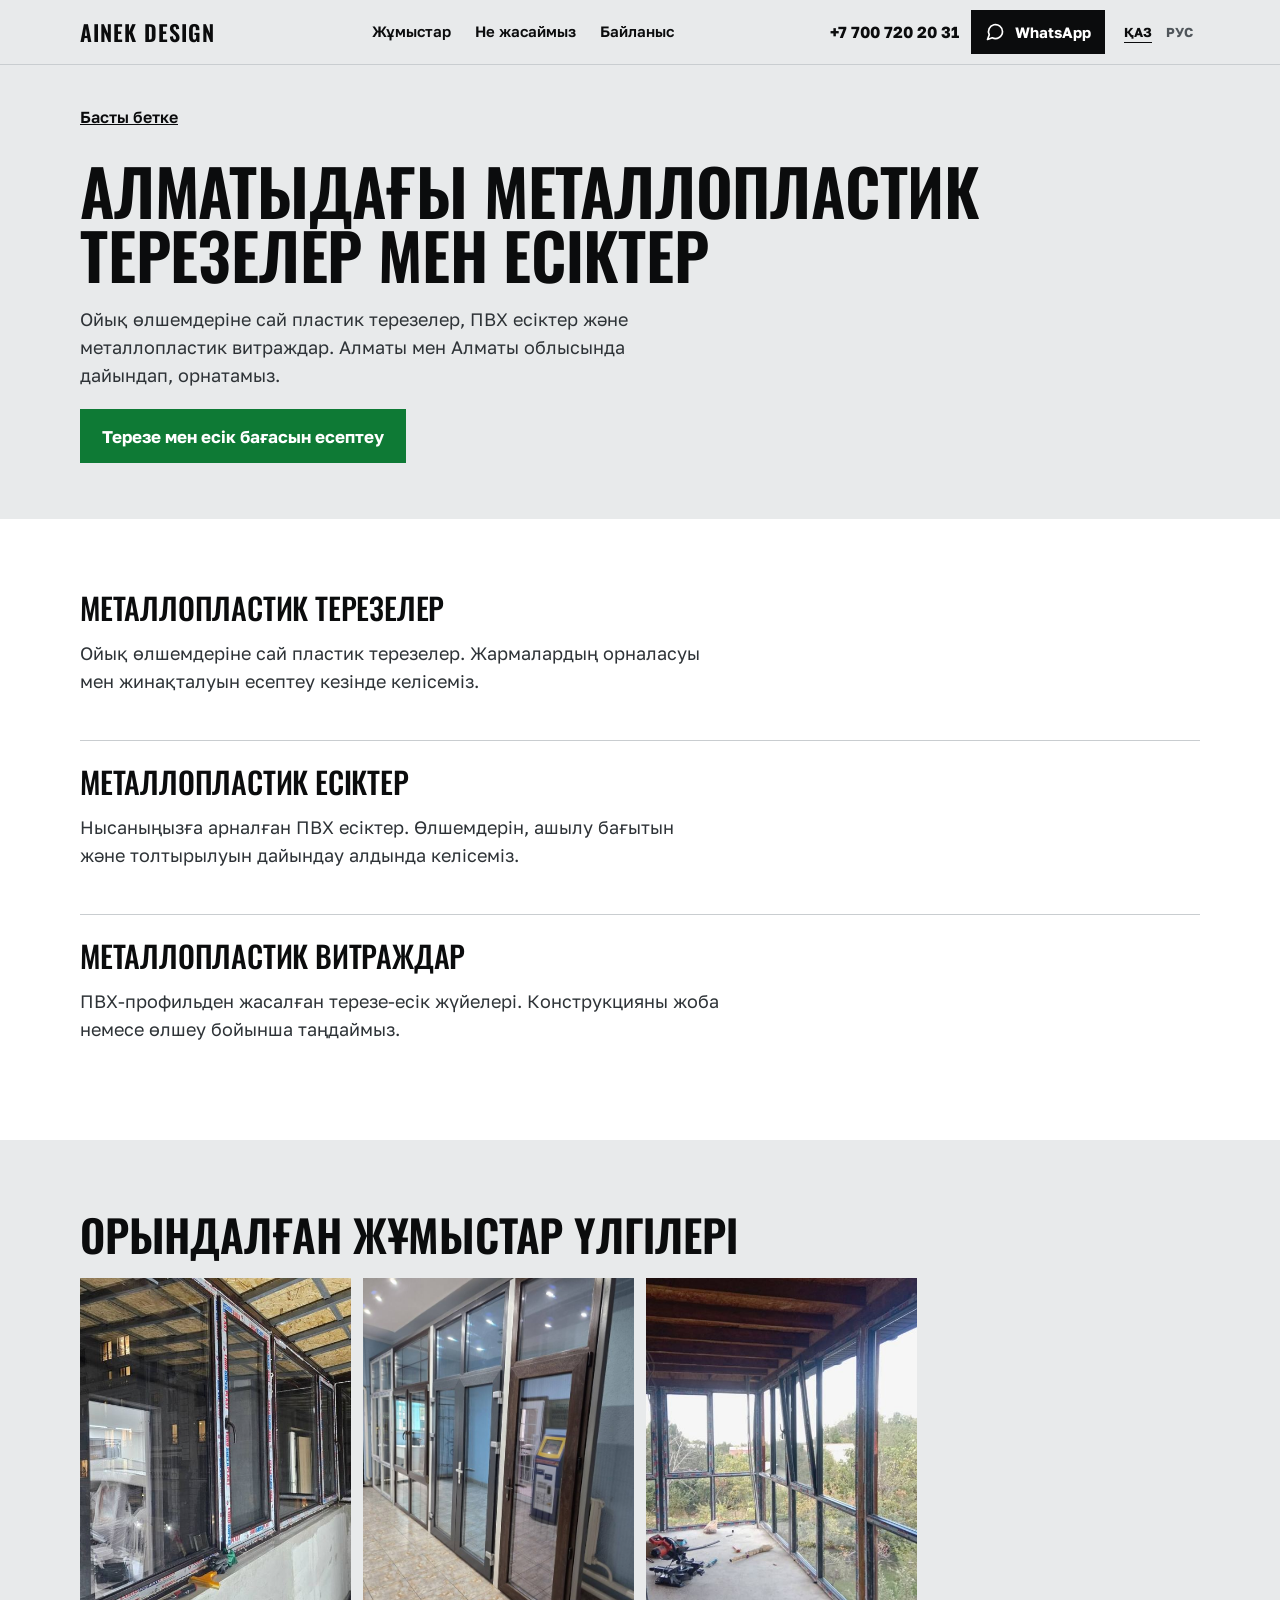
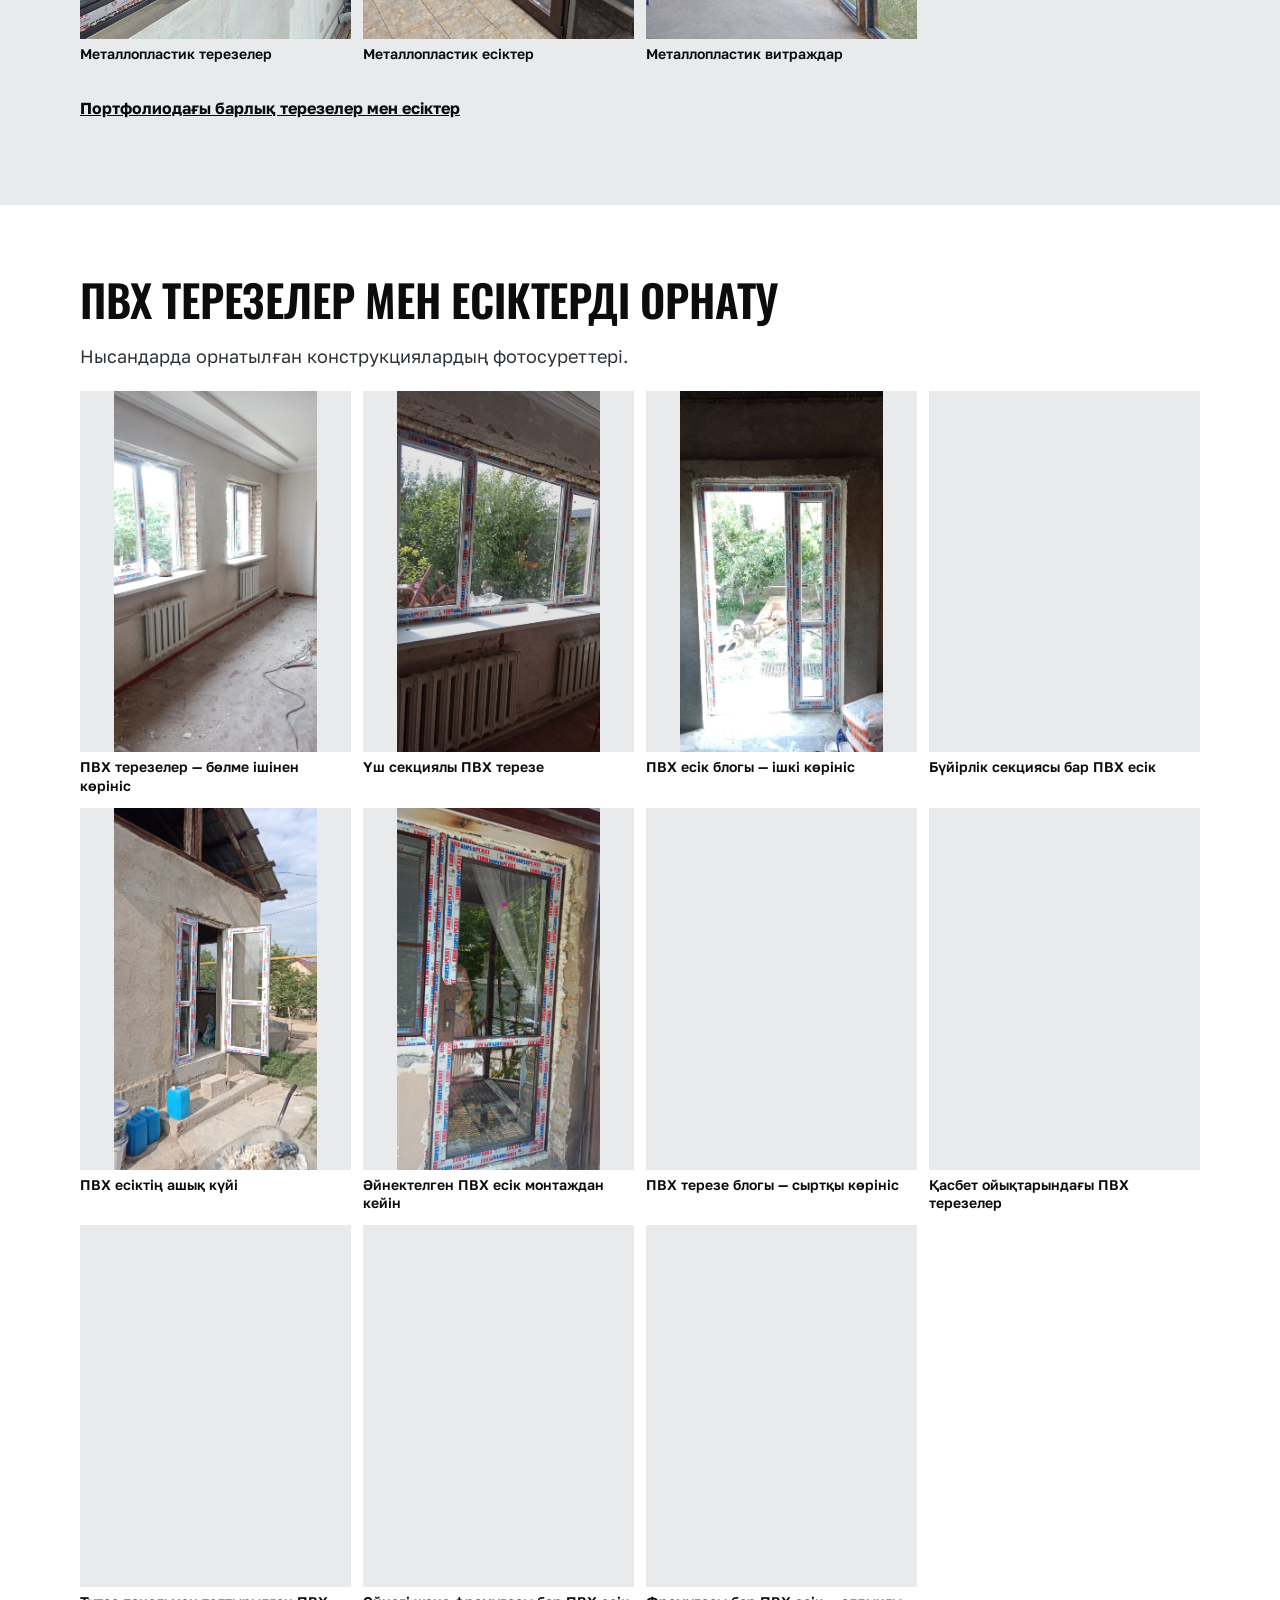
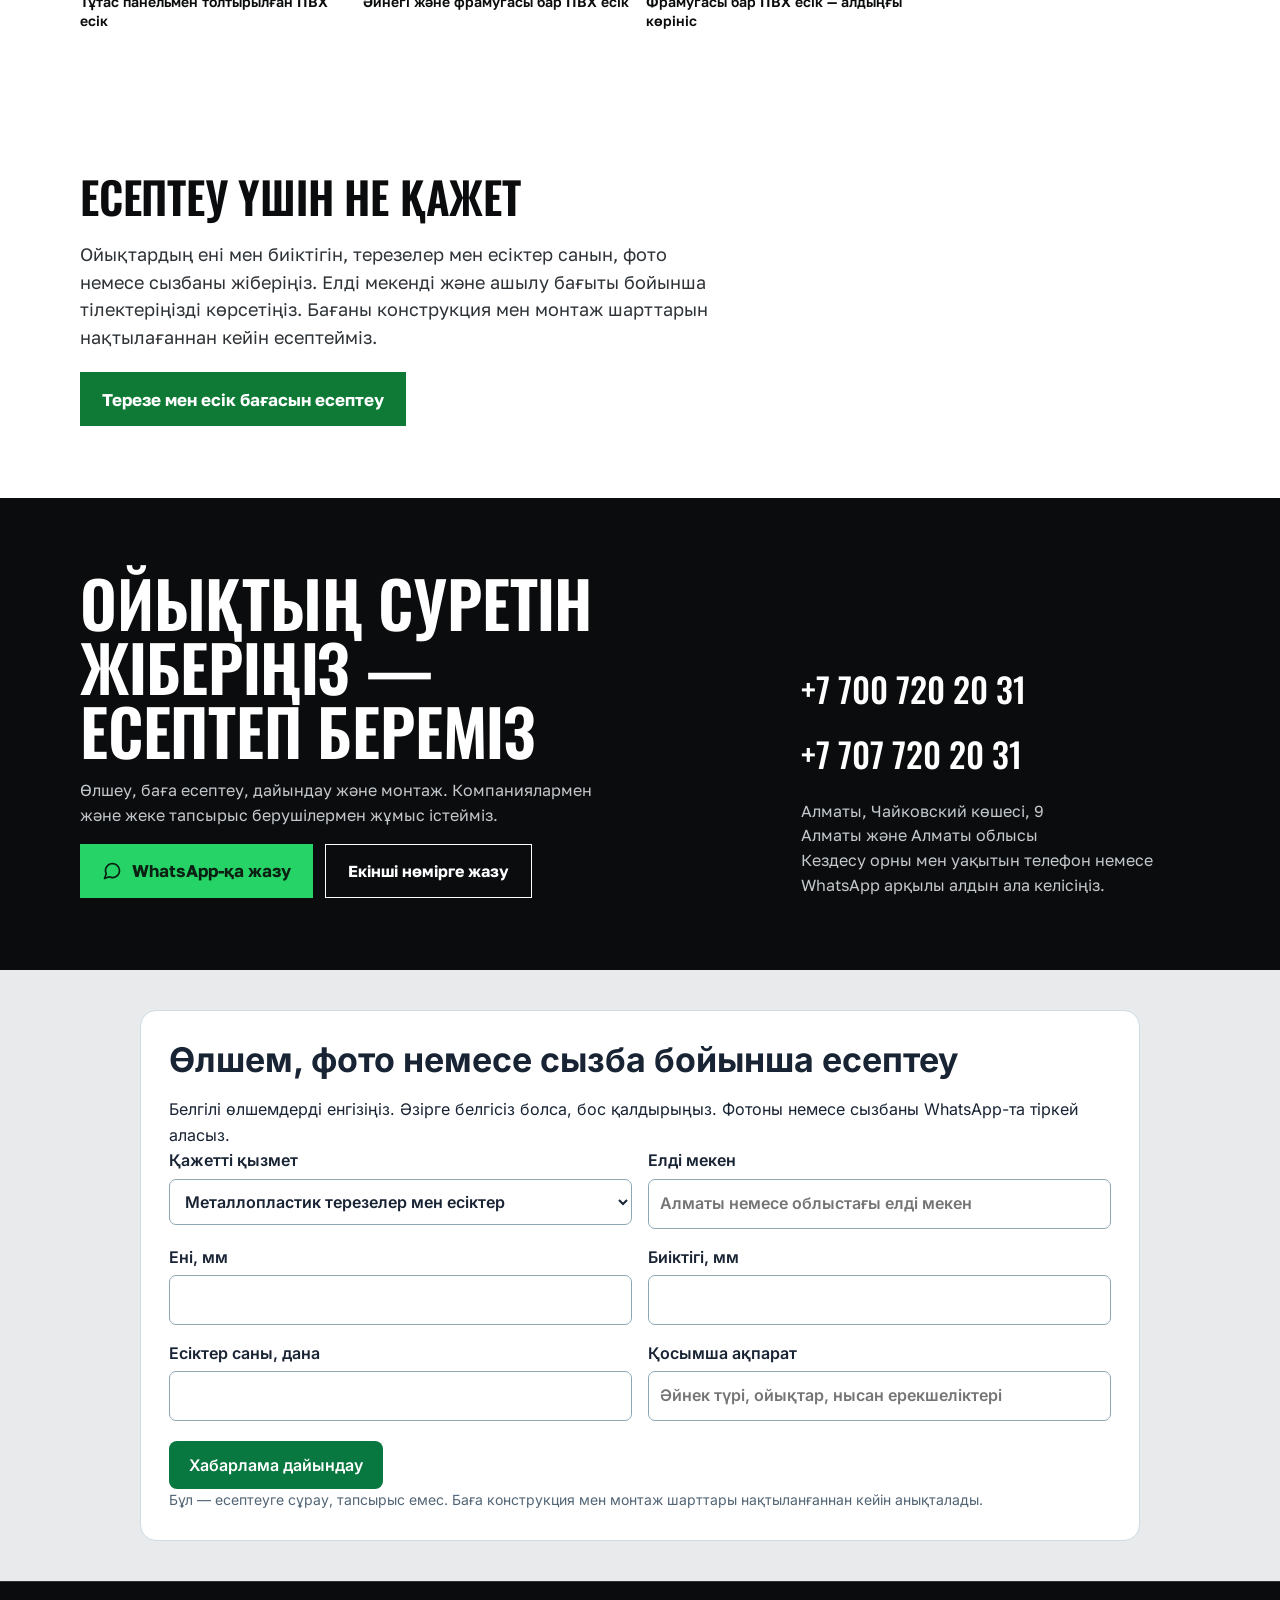
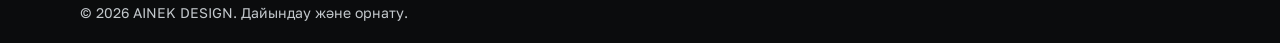
<file: pvc-windows-doors.html>
<!DOCTYPE html>
<html lang="kk">
<head>
<!-- Google tag (gtag.js) -->
<script async src="https://www.googletagmanager.com/gtag/js?id=AW-18498019293"></script>
<script>
  window.dataLayer = window.dataLayer || [];
  function gtag(){dataLayer.push(arguments);}
  gtag('js', new Date());

  gtag('config', 'AW-18498019293');
</script>
<meta content="zsVLVojeZQD0ObqI7mPWbkQCAsrrq7wA-nR4Wl2OJik" name="google-site-verification"/>
<meta charset="utf-8"/>
<meta content="width=device-width, initial-scale=1.0" name="viewport"/>
<meta content="VD5rUZbk6-TV69r6Qdjn8jq1SdS30Mp1TdHzzVbM4CM" name="google-site-verification"/>
<meta name="theme-color" content="#E8EAEB"/>
<title>Алматыдағы металлопластик терезелер мен есіктер | AINEK DESIGN</title>
<meta content="Алматы және Алматы облысында металлопластик (ПВХ) терезелер мен есіктерді жеке өлшеммен дайындау және орнату. AINEK DESIGN." name="description"/>
<link href="https://ainekdesign.kz/pvc-windows-doors.html" rel="canonical"/>
<link href="https://ainekdesign.kz/pvc-windows-doors.html" hreflang="kk" rel="alternate"/><link href="https://ainekdesign.kz/pvc-windows-doors-ru.html" hreflang="ru" rel="alternate"/>
<link rel="preload" href="fonts/oswald-cyrillic.woff2" as="font" type="font/woff2" crossorigin/>
<link rel="stylesheet" href="fonts.css"/>
<link rel="stylesheet" href="site.css"/>
<link rel="stylesheet" href="quote.css"><link rel="stylesheet" href="media-showcase.css"></head>
<body>
<header class="top"><div class="wrap top-in">
<a class="brand" href="index.html">AINEK DESIGN</a>
<nav class="nav" aria-label="Бөлімдер"><a href="index.html#objects">Жұмыстар</a><a href="index.html#what">Не жасаймыз</a><a href="index.html#contact">Байланыс</a></nav>
<div class="top-act"><a class="top-phone" href="tel:+77007202031">+7 700 720 20 31</a><a class="btn btn-ink" href="https://wa.me/77007202031" rel="noopener noreferrer" target="_blank" aria-label="AINEK DESIGN компаниясына WhatsApp арқылы жазу"><svg aria-hidden="true" width="20" height="20" viewBox="0 0 24 24" fill="none" stroke="currentColor" stroke-width="2" stroke-linecap="round" stroke-linejoin="round"><path d="M21 11.5a8.4 8.4 0 0 1-12.3 7.4L3 21l2.1-5.7A8.4 8.4 0 1 1 21 11.5z"/></svg><span>WhatsApp</span></a>
<div class="lang"><a href="pvc-windows-doors.html" lang="kk" aria-current="page">ҚАЗ</a><a href="pvc-windows-doors-ru.html" lang="ru">РУС</a></div></div>
</div></header>
<main>
<section class="hero"><div class="wrap stack"><a class="back" href="index.html">Басты бетке</a><h1 class="display xl">Алматыдағы металлопластик терезелер мен есіктер</h1><p class="lead">Ойық өлшемдеріне сай пластик терезелер, ПВХ есіктер және металлопластик витраждар. Алматы мен Алматы облысында дайындап, орнатамыз.</p><div class="actions"><a class="btn btn-wa" href="#request-quote">Терезе мен есік бағасын есептеу</a></div></div></section>
<section class="paper"><div class="wrap stack"><div class="work-group"><h2 class="display md">Металлопластик терезелер</h2><p class="lead">Ойық өлшемдеріне сай пластик терезелер. Жармалардың орналасуы мен жинақталуын есептеу кезінде келісеміз.</p></div><div class="work-group"><h2 class="display md">Металлопластик есіктер</h2><p class="lead">Нысаныңызға арналған ПВХ есіктер. Өлшемдерін, ашылу бағытын және толтырылуын дайындау алдында келісеміз.</p></div><div class="work-group"><h2 class="display md">Металлопластик витраждар</h2><p class="lead">ПВХ-профильден жасалған терезе-есік жүйелері. Конструкцияны жоба немесе өлшеу бойынша таңдаймыз.</p></div></div></section>
<section><div class="wrap stack"><h2 class="display lg">Орындалған жұмыстар үлгілері</h2><div class="grid gallery"><figure><a href="photo8.jpg.jpeg"><img src="img/photo8.jpg" alt="Металлопластик терезелер" loading="lazy"></a><figcaption>Металлопластик терезелер</figcaption></figure><figure><a href="work-34-1.jpg"><img src="img/work-34-1.jpg" alt="Металлопластик есіктер" loading="lazy"></a><figcaption>Металлопластик есіктер</figcaption></figure><figure><a href="work-16-1.jpg"><img src="img/work-16-1.jpg" alt="Металлопластик витраждар" loading="lazy"></a><figcaption>Металлопластик витраждар</figcaption></figure></div><a class="more" href="works.html#doors">Портфолиодағы барлық терезелер мен есіктер</a></div></section>
<section class="paper" id="pvc-installations"><div class="wrap stack"><h2 class="display lg">ПВХ терезелер мен есіктерді орнату</h2><p class="lead">Нысандарда орнатылған конструкциялардың фотосуреттері.</p><div class="grid gallery pvc-installation-gallery">
<figure><a href="img/pvc-installations/pvc-windows-interior.jpg"><img src="img/pvc-installations/pvc-windows-interior.jpg" width="899" height="1599" loading="lazy" decoding="async" alt="ПВХ терезелер — бөлме ішінен көрініс"></a><figcaption>ПВХ терезелер — бөлме ішінен көрініс</figcaption></figure>
<figure><a href="img/pvc-installations/pvc-window-three-sections.jpg"><img src="img/pvc-installations/pvc-window-three-sections.jpg" width="899" height="1599" loading="lazy" decoding="async" alt="Үш секциялы ПВХ терезе"></a><figcaption>Үш секциялы ПВХ терезе</figcaption></figure>
<figure><a href="img/pvc-installations/pvc-door-interior.jpg"><img src="img/pvc-installations/pvc-door-interior.jpg" width="899" height="1599" loading="lazy" decoding="async" alt="ПВХ есік блогы — ішкі көрініс"></a><figcaption>ПВХ есік блогы — ішкі көрініс</figcaption></figure>
<figure><a href="img/pvc-installations/pvc-door-side-panel.jpg"><img src="img/pvc-installations/pvc-door-side-panel.jpg" width="899" height="1599" loading="lazy" decoding="async" alt="Бүйірлік секциясы бар ПВХ есік"></a><figcaption>Бүйірлік секциясы бар ПВХ есік</figcaption></figure>
<figure><a href="img/pvc-installations/pvc-door-open.jpg"><img src="img/pvc-installations/pvc-door-open.jpg" width="899" height="1599" loading="lazy" decoding="async" alt="ПВХ есіктің ашық күйі"></a><figcaption>ПВХ есіктің ашық күйі</figcaption></figure>
<figure><a href="img/pvc-installations/pvc-glazed-door.jpg"><img src="img/pvc-installations/pvc-glazed-door.jpg" width="899" height="1599" loading="lazy" decoding="async" alt="Әйнектелген ПВХ есік монтаждан кейін"></a><figcaption>Әйнектелген ПВХ есік монтаждан кейін</figcaption></figure>
<figure><a href="img/pvc-installations/pvc-window-exterior.jpg"><img src="img/pvc-installations/pvc-window-exterior.jpg" width="899" height="1599" loading="lazy" decoding="async" alt="ПВХ терезе блогы — сыртқы көрініс"></a><figcaption>ПВХ терезе блогы — сыртқы көрініс</figcaption></figure>
<figure><a href="img/pvc-installations/pvc-window-blocks-exterior.jpg"><img src="img/pvc-installations/pvc-window-blocks-exterior.jpg" width="899" height="1599" loading="lazy" decoding="async" alt="Қасбет ойықтарындағы ПВХ терезелер"></a><figcaption>Қасбет ойықтарындағы ПВХ терезелер</figcaption></figure>
<figure><a href="img/pvc-installations/pvc-solid-door.jpg"><img src="img/pvc-installations/pvc-solid-door.jpg" width="899" height="1599" loading="lazy" decoding="async" alt="Тұтас панельмен толтырылған ПВХ есік"></a><figcaption>Тұтас панельмен толтырылған ПВХ есік</figcaption></figure>
<figure><a href="img/pvc-installations/pvc-door-transom-side.jpg"><img src="img/pvc-installations/pvc-door-transom-side.jpg" width="1200" height="1600" loading="lazy" decoding="async" alt="Әйнегі және фрамугасы бар ПВХ есік"></a><figcaption>Әйнегі және фрамугасы бар ПВХ есік</figcaption></figure>
<figure><a href="img/pvc-installations/pvc-door-transom-front.jpg"><img src="img/pvc-installations/pvc-door-transom-front.jpg" width="1200" height="1600" loading="lazy" decoding="async" alt="Фрамугасы бар ПВХ есік — алдыңғы көрініс"></a><figcaption>Фрамугасы бар ПВХ есік — алдыңғы көрініс</figcaption></figure>
</div></div></section>
<section class="paper"><div class="wrap stack"><h2 class="display lg">Есептеу үшін не қажет</h2><p class="lead">Ойықтардың ені мен биіктігін, терезелер мен есіктер санын, фото немесе сызбаны жіберіңіз. Елді мекенді және ашылу бағыты бойынша тілектеріңізді көрсетіңіз. Бағаны конструкция мен монтаж шарттарын нақтылағаннан кейін есептейміз.</p><div class="actions"><a class="btn btn-wa" href="#request-quote">Терезе мен есік бағасын есептеу</a></div></div></section>
</main>
<section class="dark" id="contact"><div class="wrap contact">
<div class="contact-main"><h2 class="display xl">Ойықтың суретін жіберіңіз — есептеп береміз</h2><p>Өлшеу, баға есептеу, дайындау және монтаж. Компаниялармен және жеке тапсырыс берушілермен жұмыс істейміз.</p>
<div class="actions"><a class="btn btn-wa-light" href="https://wa.me/77007202031" rel="noopener noreferrer" target="_blank"><svg aria-hidden="true" width="20" height="20" viewBox="0 0 24 24" fill="none" stroke="currentColor" stroke-width="2" stroke-linecap="round" stroke-linejoin="round"><path d="M21 11.5a8.4 8.4 0 0 1-12.3 7.4L3 21l2.1-5.7A8.4 8.4 0 1 1 21 11.5z"/></svg><span>WhatsApp-қа жазу</span></a><a class="btn btn-line-light" href="https://wa.me/77077202031" rel="noopener noreferrer" target="_blank">Екінші нөмірге жазу</a></div></div>
<div class="contact-side"><a class="phone" href="tel:+77007202031">+7 700 720 20 31</a><a class="phone" href="tel:+77077202031">+7 707 720 20 31</a>
<p>Алматы, Чайковский көшесі, 9<br/>Алматы және Алматы облысы<br/>Кездесу орны мен уақытын телефон немесе WhatsApp арқылы алдын ала келісіңіз.</p></div>
</div></section>
<footer class="foot"><div class="wrap">© 2026 AINEK DESIGN. Дайындау және орнату.</div></footer>
<div aria-label="Фото галереясы" aria-modal="true" class="lightbox" id="lightbox" role="dialog" hidden><button type="button" aria-label="Жабу" class="lb-close">×</button><button type="button" aria-label="Алдыңғы" class="lb-prev">‹</button><img alt=""/><button type="button" aria-label="Келесі" class="lb-next">›</button><div class="lb-count"></div></div>
<script src="site.js" defer></script>
<script src="quote.js" defer></script></body>
</html>
</file>
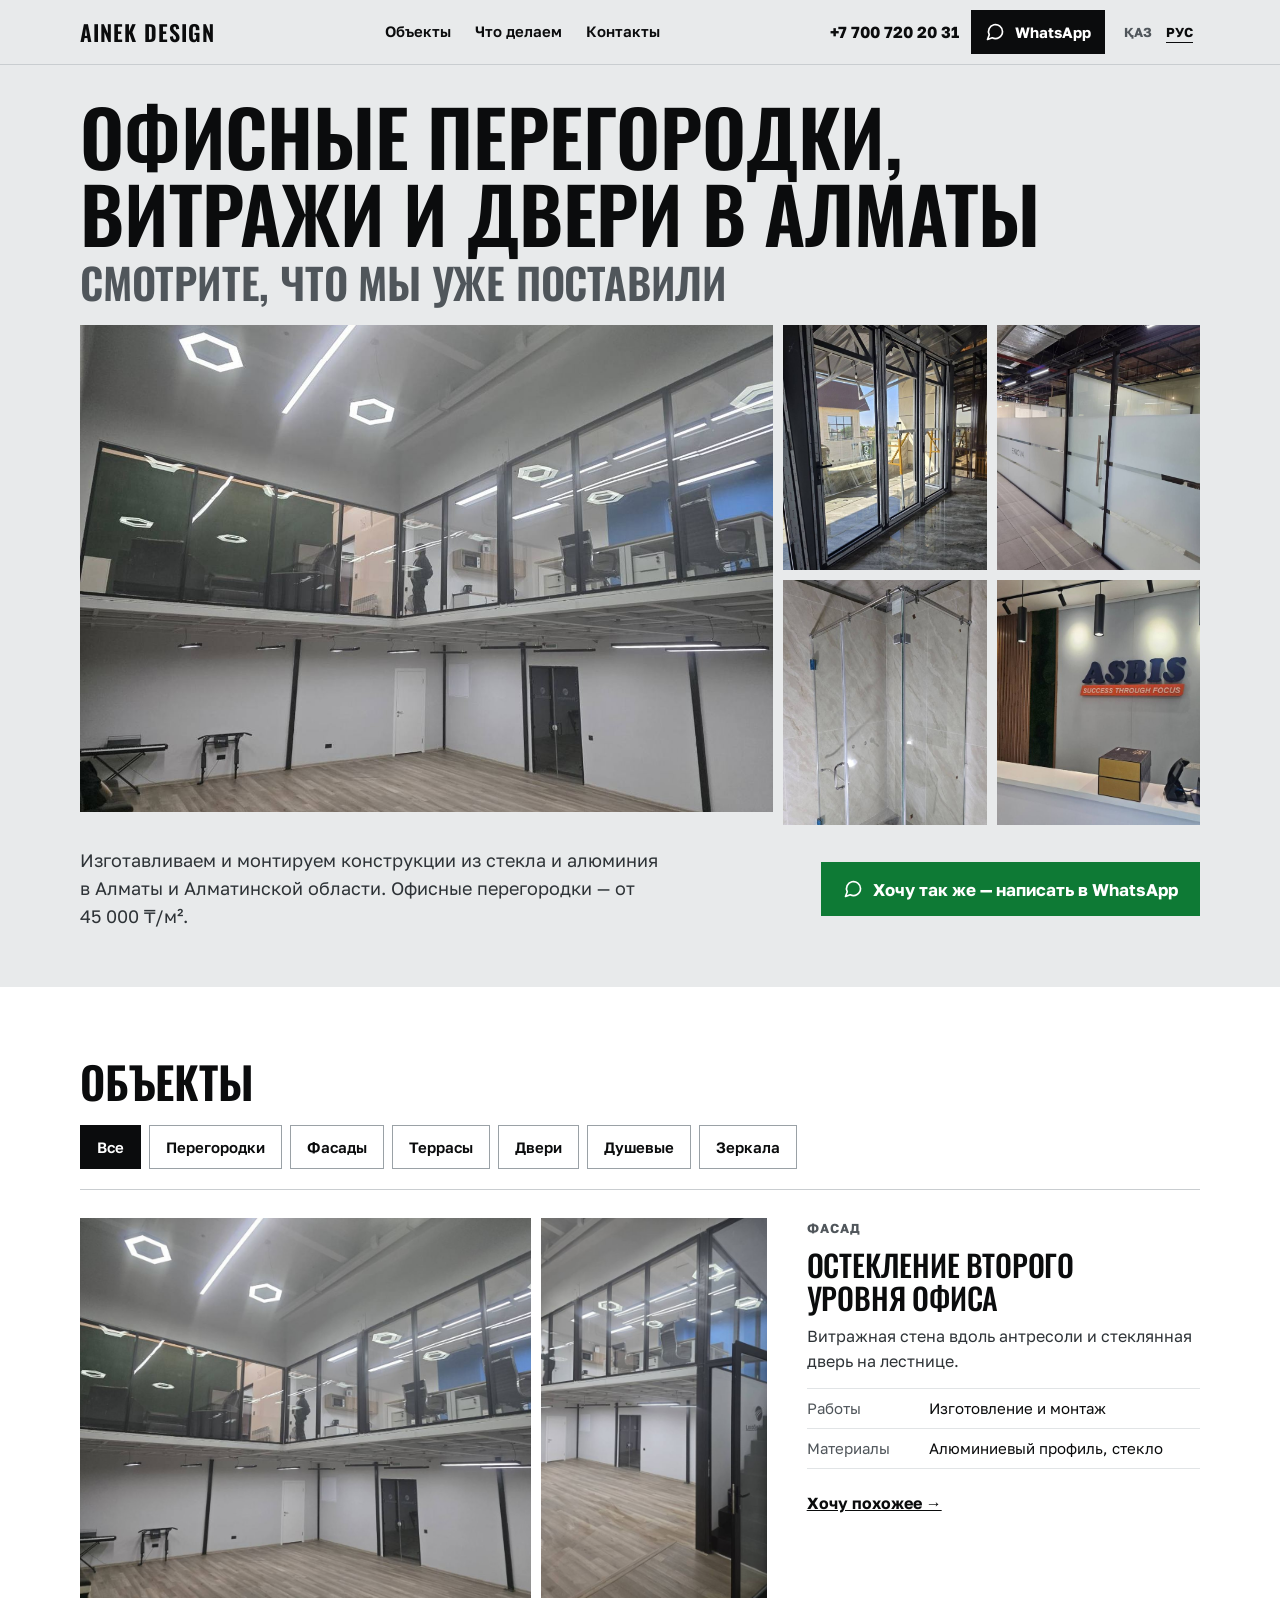
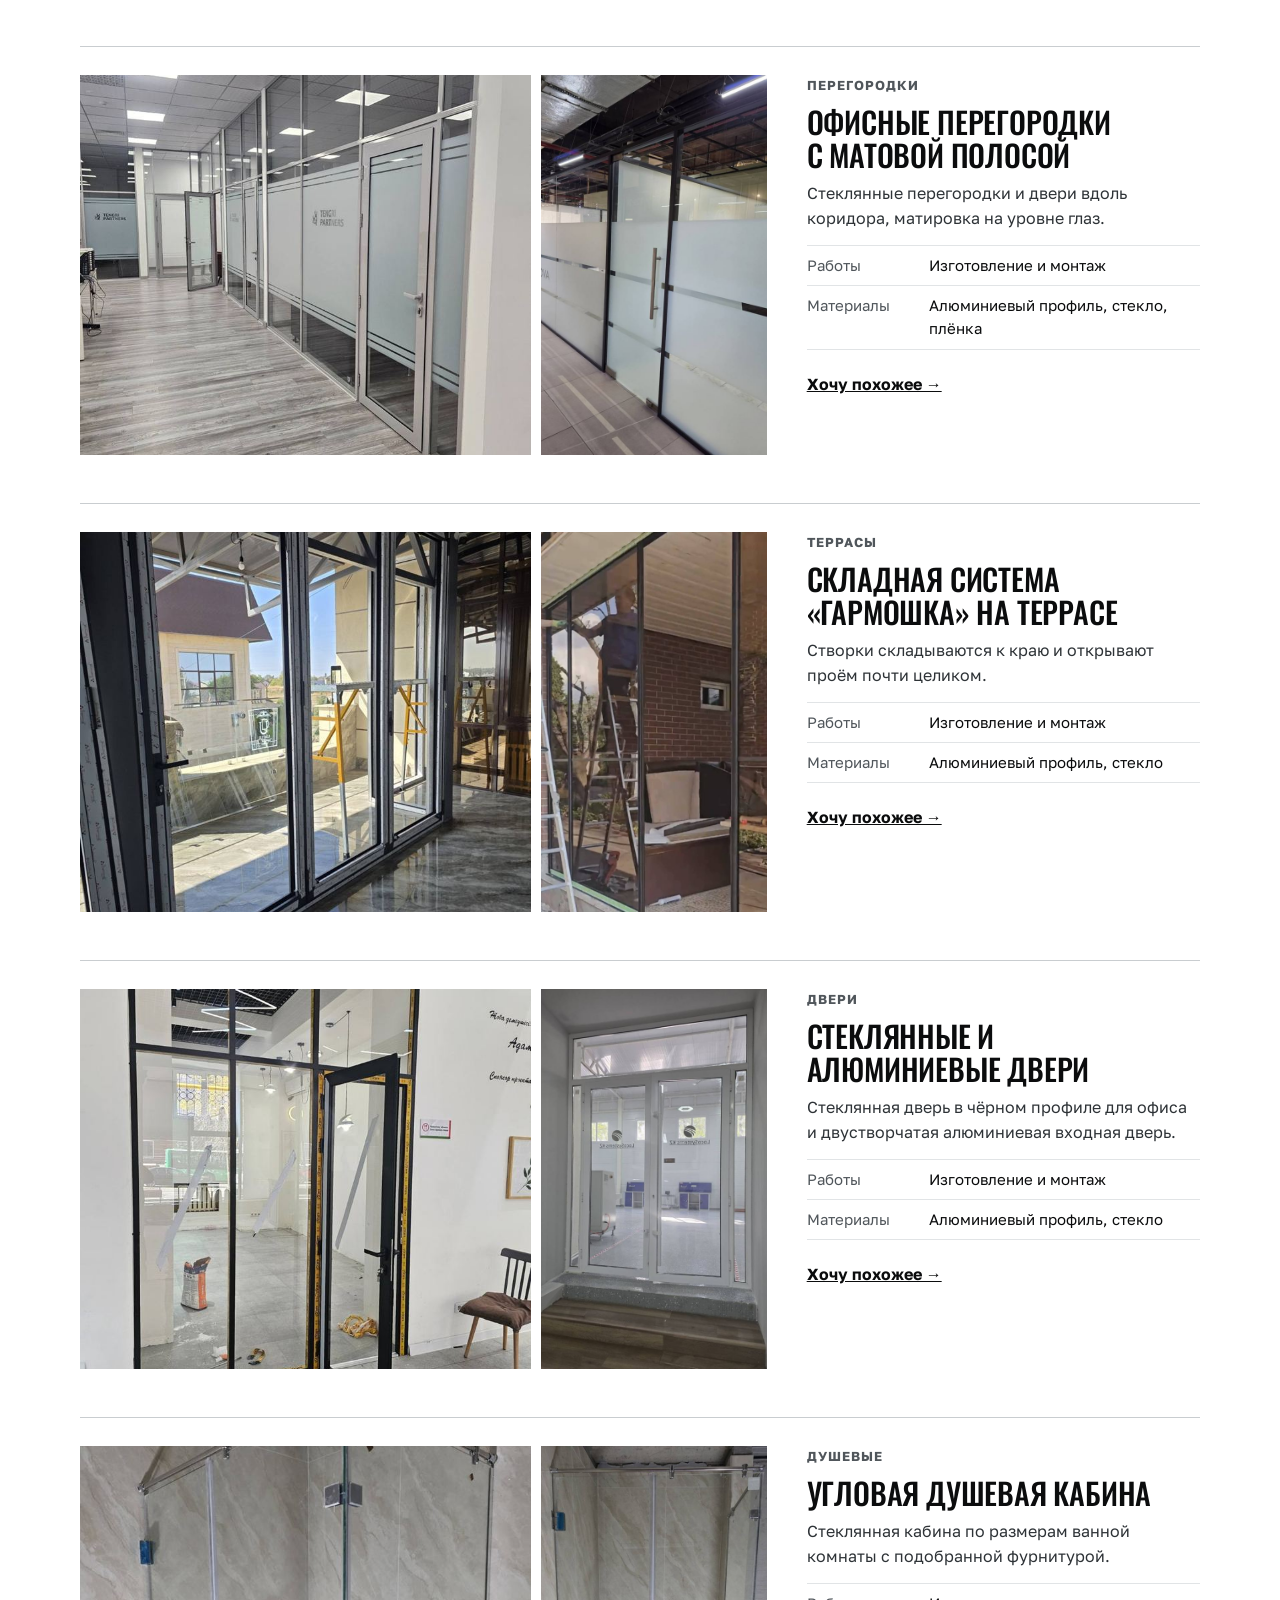
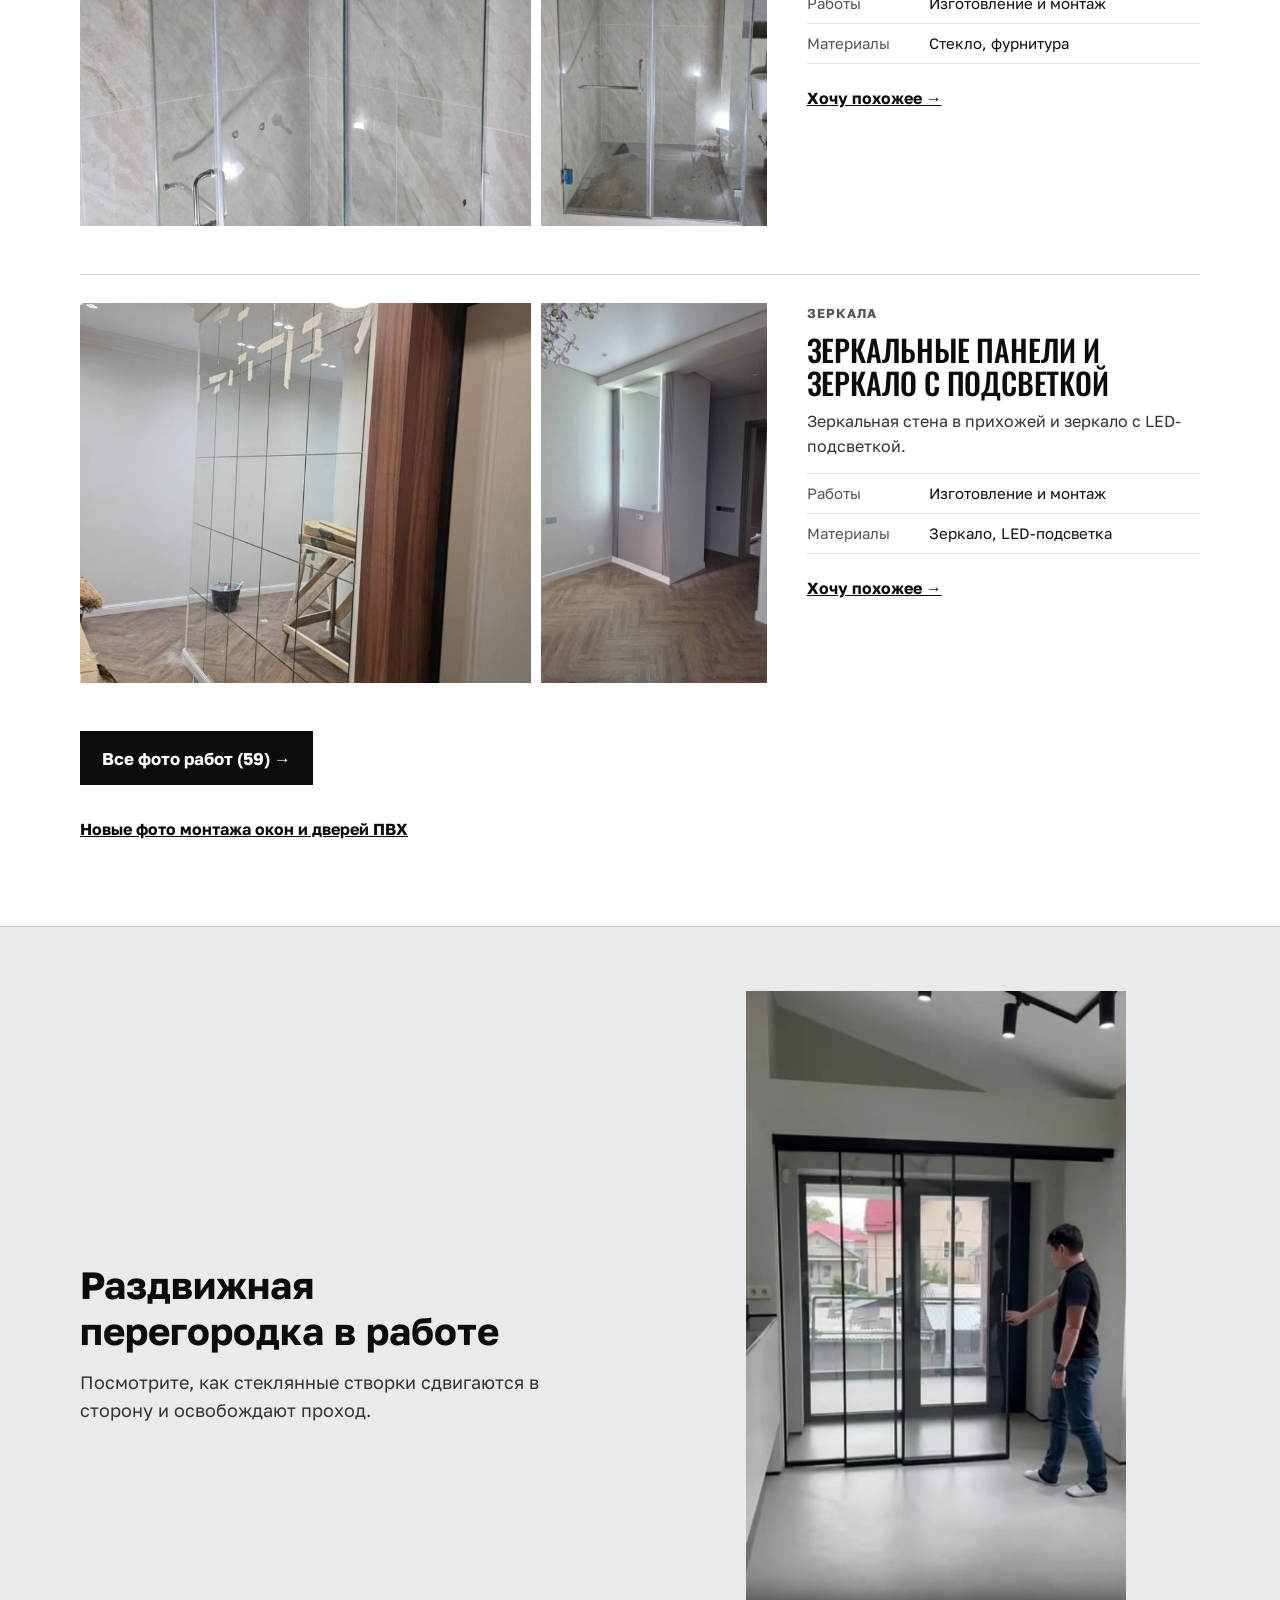
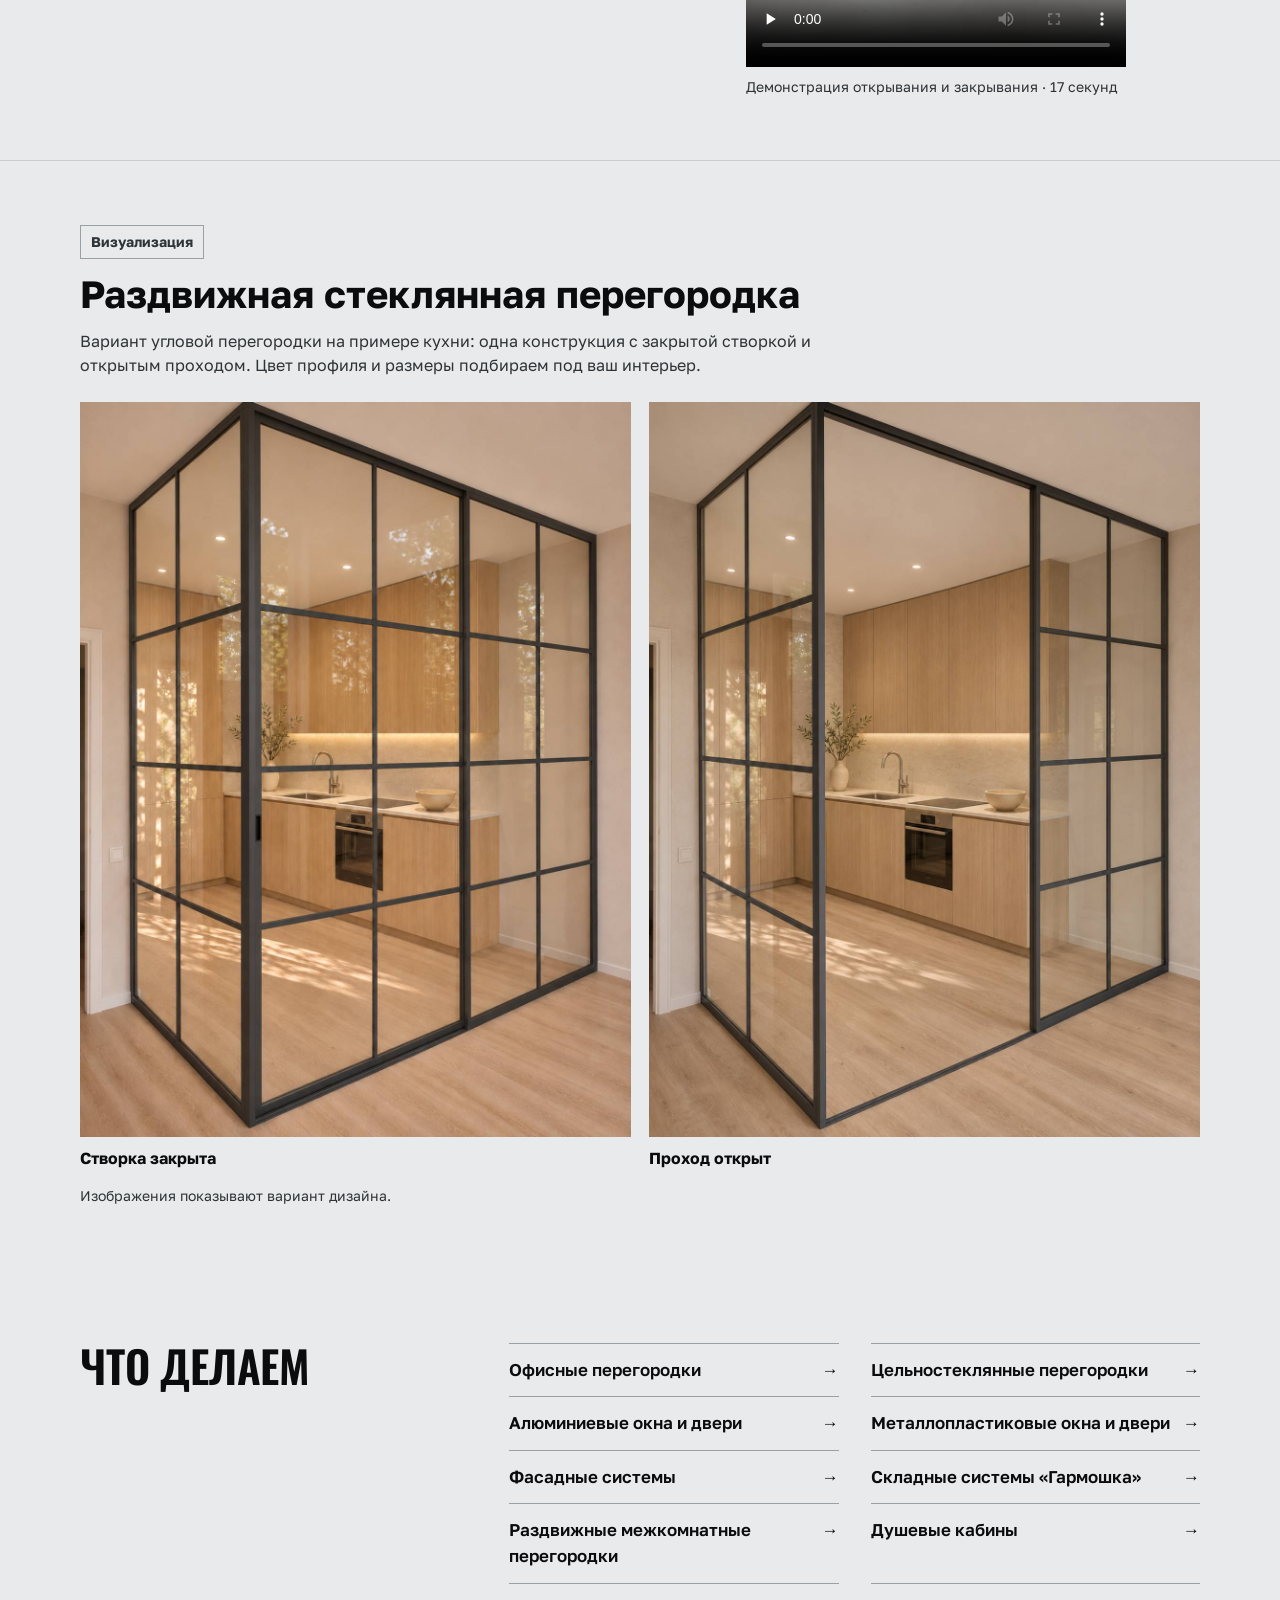
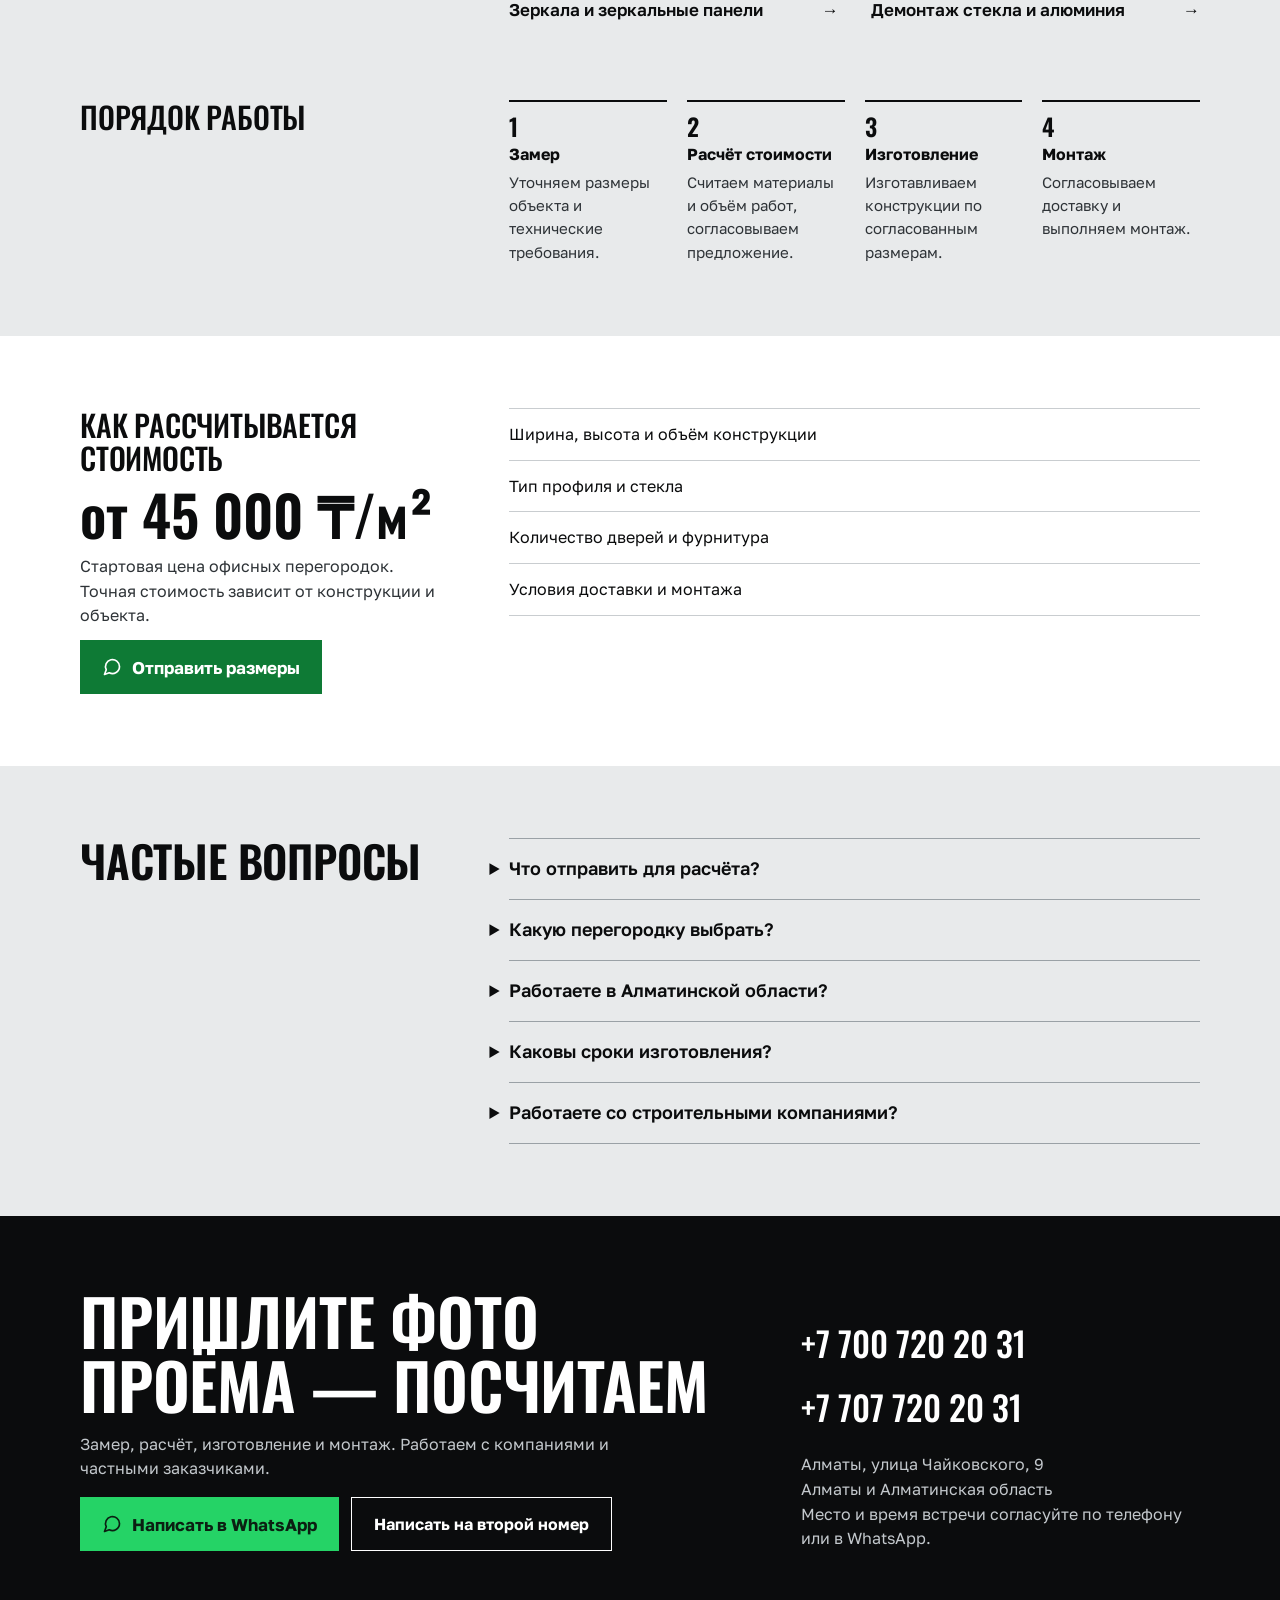
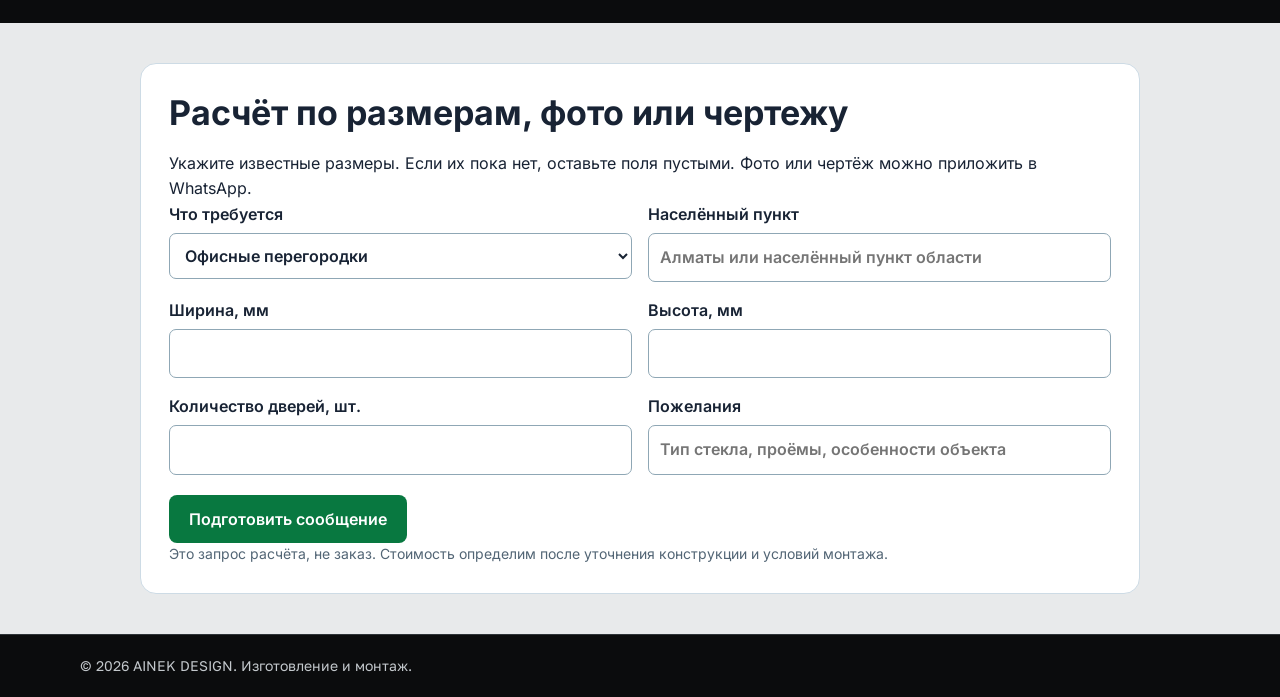
<file: ru.html>
<!DOCTYPE html>
<html lang="ru">
<head>
<!-- Google tag (gtag.js) -->
<script async src="https://www.googletagmanager.com/gtag/js?id=AW-18498019293"></script>
<script>
  window.dataLayer = window.dataLayer || [];
  function gtag(){dataLayer.push(arguments);}
  gtag('js', new Date());

  gtag('config', 'AW-18498019293');
</script>
<meta content="zsVLVojeZQD0ObqI7mPWbkQCAsrrq7wA-nR4Wl2OJik" name="google-site-verification"/>
<meta charset="utf-8"/>
<meta content="width=device-width, initial-scale=1.0" name="viewport"/>
<meta content="VD5rUZbk6-TV69r6Qdjn8jq1SdS30Mp1TdHzzVbM4CM" name="google-site-verification"/>
<meta name="theme-color" content="#E8EAEB"/>
<title>Стеклянные и офисные перегородки Алматы | AINEK DESIGN</title>
<meta content="Офисные и стеклянные перегородки в Алматы. Металлопластиковые окна и двери, алюминиевые конструкции, системы гармошка. Изготовление и монтаж." name="description"/>
<link href="https://ainekdesign.kz/ru.html" rel="canonical"/>
<link href="https://ainekdesign.kz/" hreflang="kk" rel="alternate"/><link href="https://ainekdesign.kz/ru.html" hreflang="ru" rel="alternate"/>
<link rel="preload" href="fonts/oswald-cyrillic.woff2" as="font" type="font/woff2" crossorigin/>
<link rel="stylesheet" href="fonts.css"/>
<link rel="stylesheet" href="site.css"/>
<link rel="stylesheet" href="quote.css"><link rel="stylesheet" href="partition-visual.css"><link rel="stylesheet" href="media-showcase.css"></head>
<body>
<header class="top"><div class="wrap top-in">
<a class="brand" href="ru.html">AINEK DESIGN</a>
<nav class="nav" aria-label="Разделы"><a href="#objects">Объекты</a><a href="#what">Что делаем</a><a href="#contact">Контакты</a></nav>
<div class="top-act"><a class="top-phone" href="tel:+77007202031">+7 700 720 20 31</a><a class="btn btn-ink" href="https://wa.me/77007202031" rel="noopener noreferrer" target="_blank" aria-label="Написать AINEK DESIGN в WhatsApp"><svg aria-hidden="true" width="20" height="20" viewBox="0 0 24 24" fill="none" stroke="currentColor" stroke-width="2" stroke-linecap="round" stroke-linejoin="round"><path d="M21 11.5a8.4 8.4 0 0 1-12.3 7.4L3 21l2.1-5.7A8.4 8.4 0 1 1 21 11.5z"/></svg><span>WhatsApp</span></a>
<div class="lang"><a href="index.html" lang="kk">ҚАЗ</a><a href="ru.html" lang="ru" aria-current="page">РУС</a></div></div>
</div></header>
<main>
<section class="hero" id="top"><div class="wrap hero-in">
<h1 class="display hero-h1">Офисные перегородки, витражи и двери в Алматы<span>Смотрите, что мы уже поставили</span></h1>
<div class="mosaic"><img class="mosaic-big" src="img/work-19-2.jpg" alt="Остекление второго уровня офиса" width="1300" height="975" fetchpriority="high"/>
<div class="mosaic-grid"><img src="img/work-15-1.jpg" alt="Складная система «гармошка»" loading="lazy" width="600" height="800"/><img src="img/work-23-1.jpg" alt="Цельностеклянная перегородка" loading="lazy" width="600" height="800"/><img src="img/work-31-1.jpg" alt="Угловая душевая кабина" loading="lazy" width="600" height="800"/><img src="img/photo12.jpg" alt="Зона ресепшена" loading="lazy" width="600" height="800"/></div></div>
<div class="hero-foot"><p>Изготавливаем и монтируем конструкции из стекла и алюминия в Алматы и Алматинской области. Офисные перегородки — от 45 000 ₸/м².</p><a class="btn btn-wa" href="https://wa.me/77007202031" rel="noopener noreferrer" target="_blank"><svg aria-hidden="true" width="20" height="20" viewBox="0 0 24 24" fill="none" stroke="currentColor" stroke-width="2" stroke-linecap="round" stroke-linejoin="round"><path d="M21 11.5a8.4 8.4 0 0 1-12.3 7.4L3 21l2.1-5.7A8.4 8.4 0 1 1 21 11.5z"/></svg><span>Хочу так же — написать в WhatsApp</span></a></div>
</div></section>
<section class="paper" id="objects"><div class="wrap stack">
<h2 class="display lg">Объекты</h2>
<div class="chips" role="group" aria-label="Объекты"><button type="button" class="chip" data-filter="all" aria-pressed="true">Все</button><button type="button" class="chip" data-filter="partitions" aria-pressed="false">Перегородки</button><button type="button" class="chip" data-filter="facade" aria-pressed="false">Фасады</button><button type="button" class="chip" data-filter="terrace" aria-pressed="false">Террасы</button><button type="button" class="chip" data-filter="doors" aria-pressed="false">Двери</button><button type="button" class="chip" data-filter="shower" aria-pressed="false">Душевые</button><button type="button" class="chip" data-filter="mirrors" aria-pressed="false">Зеркала</button></div>
<article class="project" data-kind="facade">
<div class="project-photos gallery"><a href="work-19-2.jpg"><img src="img/work-19-2.jpg" alt="Остекление второго уровня офиса" loading="lazy"/></a><a href="work-19-1.jpg"><img src="img/work-19-1.jpg" alt="Остекление второго уровня офиса" loading="lazy"/></a></div>
<div class="project-text"><span class="eyebrow">Фасад</span><h3 class="display md">Остекление второго уровня офиса</h3><p>Витражная стена вдоль антресоли и стеклянная дверь на лестнице.</p>
<dl class="specs"><div><dt>Работы</dt><dd>Изготовление и монтаж</dd></div><div><dt>Материалы</dt><dd>Алюминиевый профиль, стекло</dd></div></dl>
<a class="more" href="https://wa.me/77007202031" rel="noopener noreferrer" target="_blank">Хочу похожее →</a></div>
</article>
<article class="project" data-kind="partitions">
<div class="project-photos gallery"><a href="photo6.jpg.jpeg"><img src="img/photo6.jpg" alt="Офисные перегородки с матовой полосой" loading="lazy"/></a><a href="work-23-1.jpg"><img src="img/work-23-1.jpg" alt="Офисные перегородки с матовой полосой" loading="lazy"/></a></div>
<div class="project-text"><span class="eyebrow">Перегородки</span><h3 class="display md">Офисные перегородки с матовой полосой</h3><p>Стеклянные перегородки и двери вдоль коридора, матировка на уровне глаз.</p>
<dl class="specs"><div><dt>Работы</dt><dd>Изготовление и монтаж</dd></div><div><dt>Материалы</dt><dd>Алюминиевый профиль, стекло, плёнка</dd></div></dl>
<a class="more" href="https://wa.me/77007202031" rel="noopener noreferrer" target="_blank">Хочу похожее →</a></div>
</article>
<article class="project" data-kind="terrace">
<div class="project-photos gallery"><a href="work-15-1.jpg"><img src="img/work-15-1.jpg" alt="Складная система «гармошка» на террасе" loading="lazy"/></a><a href="work-28-1.jpg"><img src="img/work-28-1.jpg" alt="Складная система «гармошка» на террасе" loading="lazy"/></a></div>
<div class="project-text"><span class="eyebrow">Террасы</span><h3 class="display md">Складная система «гармошка» на террасе</h3><p>Створки складываются к краю и открывают проём почти целиком.</p>
<dl class="specs"><div><dt>Работы</dt><dd>Изготовление и монтаж</dd></div><div><dt>Материалы</dt><dd>Алюминиевый профиль, стекло</dd></div></dl>
<a class="more" href="https://wa.me/77007202031" rel="noopener noreferrer" target="_blank">Хочу похожее →</a></div>
</article>
<article class="project" data-kind="doors">
<div class="project-photos gallery"><a href="photo9.jpg.jpeg"><img src="img/photo9.jpg" alt="Стеклянные и алюминиевые двери" loading="lazy"/></a><a href="work-20-1.jpg"><img src="img/work-20-1.jpg" alt="Стеклянные и алюминиевые двери" loading="lazy"/></a></div>
<div class="project-text"><span class="eyebrow">Двери</span><h3 class="display md">Стеклянные и алюминиевые двери</h3><p>Стеклянная дверь в чёрном профиле для офиса и двустворчатая алюминиевая входная дверь.</p>
<dl class="specs"><div><dt>Работы</dt><dd>Изготовление и монтаж</dd></div><div><dt>Материалы</dt><dd>Алюминиевый профиль, стекло</dd></div></dl>
<a class="more" href="https://wa.me/77007202031" rel="noopener noreferrer" target="_blank">Хочу похожее →</a></div>
</article>
<article class="project" data-kind="shower">
<div class="project-photos gallery"><a href="work-31-1.jpg"><img src="img/work-31-1.jpg" alt="Угловая душевая кабина" loading="lazy"/></a><a href="work-31-2.jpg"><img src="img/work-31-2.jpg" alt="Угловая душевая кабина" loading="lazy"/></a></div>
<div class="project-text"><span class="eyebrow">Душевые</span><h3 class="display md">Угловая душевая кабина</h3><p>Стеклянная кабина по размерам ванной комнаты с подобранной фурнитурой.</p>
<dl class="specs"><div><dt>Работы</dt><dd>Изготовление и монтаж</dd></div><div><dt>Материалы</dt><dd>Стекло, фурнитура</dd></div></dl>
<a class="more" href="https://wa.me/77007202031" rel="noopener noreferrer" target="_blank">Хочу похожее →</a></div>
</article>
<article class="project" data-kind="mirrors">
<div class="project-photos gallery"><a href="work-41-1.jpg"><img src="img/work-41-1.jpg" alt="Зеркальные панели и зеркало с подсветкой" loading="lazy"/></a><a href="work-43-1.jpg"><img src="img/work-43-1.jpg" alt="Зеркальные панели и зеркало с подсветкой" loading="lazy"/></a></div>
<div class="project-text"><span class="eyebrow">Зеркала</span><h3 class="display md">Зеркальные панели и зеркало с подсветкой</h3><p>Зеркальная стена в прихожей и зеркало с LED-подсветкой.</p>
<dl class="specs"><div><dt>Работы</dt><dd>Изготовление и монтаж</dd></div><div><dt>Материалы</dt><dd>Зеркало, LED-подсветка</dd></div></dl>
<a class="more" href="https://wa.me/77007202031" rel="noopener noreferrer" target="_blank">Хочу похожее →</a></div>
</article>
<a class="btn btn-ink all" href="works-ru.html">Все фото работ (59) →</a>
<a class="more" href="pvc-windows-doors-ru.html#pvc-installations">Новые фото монтажа окон и дверей ПВХ</a>
</div></section>
<section class="media-showcase" id="partition-video" aria-labelledby="partition-video-title"><div class="wrap media-showcase-layout">
<div class="media-showcase-copy"><h2 id="partition-video-title">Раздвижная перегородка в работе</h2><p>Посмотрите, как стеклянные створки сдвигаются в сторону и освобождают проход.</p></div>
<figure class="media-video"><video controls playsinline preload="none" width="478" height="850" poster="img/sliding-partition-video-poster.jpg" aria-label="Раздвижная перегородка в работе" aria-describedby="partition-video-caption"><source src="media/sliding-partition-demo.mp4" type="video/mp4"><a href="media/sliding-partition-demo.mp4">Открыть видео</a></video><figcaption id="partition-video-caption">Демонстрация открывания и закрывания · 17 секунд</figcaption></figure>
</div></section>
<section class="partition-visual" id="sliding-example" aria-labelledby="sliding-example-title"><div class="wrap">
<div class="partition-visual-heading"><span class="partition-visual-label">Визуализация</span><h2 id="sliding-example-title">Раздвижная стеклянная перегородка</h2><p>Вариант угловой перегородки на примере кухни: одна конструкция с закрытой створкой и открытым проходом. Цвет профиля и размеры подбираем под ваш интерьер.</p></div>
<div class="partition-visual-grid gallery"><figure><a href="img/sliding-partition-closed.jpg"><img src="img/sliding-partition-closed.jpg" width="1152" height="1536" loading="lazy" decoding="async" alt="Раздвижная стеклянная перегородка — створка закрыта, визуализация"></a><figcaption>Створка закрыта</figcaption></figure><figure><a href="img/sliding-partition-open.jpg"><img src="img/sliding-partition-open.jpg" width="1152" height="1536" loading="lazy" decoding="async" alt="Раздвижная стеклянная перегородка — проход открыт, визуализация"></a><figcaption>Проход открыт</figcaption></figure></div>
<p class="partition-visual-note">Изображения показывают вариант дизайна.</p>
</div></section>
<section id="what"><div class="wrap split">
<h2 class="display lg">Что делаем</h2>
<ul class="services"><li><a href="office-partitions-ru.html">Офисные перегородки<span aria-hidden="true">→</span></a></li><li><a href="works-ru.html#partitions">Цельностеклянные перегородки<span aria-hidden="true">→</span></a></li><li><a href="works-ru.html#doors">Алюминиевые окна и двери<span aria-hidden="true">→</span></a></li><li><a href="pvc-windows-doors-ru.html">Металлопластиковые окна и двери<span aria-hidden="true">→</span></a></li><li><a href="works-ru.html#facade">Фасадные системы<span aria-hidden="true">→</span></a></li><li><a href="garmoshka-ru.html">Складные системы «Гармошка»<span aria-hidden="true">→</span></a></li><li><a href="#sliding-example">Раздвижные межкомнатные перегородки<span aria-hidden="true">→</span></a></li><li><a href="works-ru.html#shower">Душевые кабины<span aria-hidden="true">→</span></a></li><li><a href="works-ru.html#mirrors">Зеркала и зеркальные панели<span aria-hidden="true">→</span></a></li><li><a href="demontazh-ru.html">Демонтаж стекла и алюминия<span aria-hidden="true">→</span></a></li></ul>
</div>
<div class="wrap split steps-wrap"><h2 class="display md">Порядок работы</h2>
<ol class="steps"><li><span class="num">1</span><strong>Замер</strong><span>Уточняем размеры объекта и технические требования.</span></li><li><span class="num">2</span><strong>Расчёт стоимости</strong><span>Считаем материалы и объём работ, согласовываем предложение.</span></li><li><span class="num">3</span><strong>Изготовление</strong><span>Изготавливаем конструкции по согласованным размерам.</span></li><li><span class="num">4</span><strong>Монтаж</strong><span>Согласовываем доставку и выполняем монтаж.</span></li></ol></div>
</section>
<section class="paper" id="price"><div class="wrap split">
<div class="price-main"><h2 class="display md">Как рассчитывается стоимость</h2><p class="price">от 45 000 ₸/м²</p><p>Стартовая цена офисных перегородок. Точная стоимость зависит от конструкции и объекта.</p>
<a class="btn btn-wa" href="https://wa.me/77007202031" rel="noopener noreferrer" target="_blank"><svg aria-hidden="true" width="20" height="20" viewBox="0 0 24 24" fill="none" stroke="currentColor" stroke-width="2" stroke-linecap="round" stroke-linejoin="round"><path d="M21 11.5a8.4 8.4 0 0 1-12.3 7.4L3 21l2.1-5.7A8.4 8.4 0 1 1 21 11.5z"/></svg><span>Отправить размеры</span></a></div>
<ul class="factors"><li>Ширина, высота и объём конструкции</li><li>Тип профиля и стекла</li><li>Количество дверей и фурнитура</li><li>Условия доставки и монтажа</li></ul>
</div></section>
<section id="faq"><div class="wrap split">
<h2 class="display lg">Частые вопросы</h2>
<div class="faq"><details><summary>Что отправить для расчёта?</summary><p>Отправьте фото, примерные размеры и тип конструкции в WhatsApp.</p></details><details><summary>Какую перегородку выбрать?</summary><p>Выбор зависит от назначения помещения и требований к стеклу и профилю. Поможем подобрать решение.</p></details><details><summary>Работаете в Алматинской области?</summary><p>Да, работаем в Алматы и Алматинской области. Условия доставки и монтажа согласовываются отдельно.</p></details><details><summary>Каковы сроки изготовления?</summary><p>Срок зависит от объёма, наличия материалов и сложности работ. Уточняем при заказе.</p></details><details><summary>Работаете со строительными компаниями?</summary><p>Да, заранее согласовываем объём работ, предложение и документы.</p></details></div>
</div></section>
</main>
<section class="dark" id="contact"><div class="wrap contact">
<div class="contact-main"><h2 class="display xl">Пришлите фото проёма — посчитаем</h2><p>Замер, расчёт, изготовление и монтаж. Работаем с компаниями и частными заказчиками.</p>
<div class="actions"><a class="btn btn-wa-light" href="https://wa.me/77007202031" rel="noopener noreferrer" target="_blank"><svg aria-hidden="true" width="20" height="20" viewBox="0 0 24 24" fill="none" stroke="currentColor" stroke-width="2" stroke-linecap="round" stroke-linejoin="round"><path d="M21 11.5a8.4 8.4 0 0 1-12.3 7.4L3 21l2.1-5.7A8.4 8.4 0 1 1 21 11.5z"/></svg><span>Написать в WhatsApp</span></a><a class="btn btn-line-light" href="https://wa.me/77077202031" rel="noopener noreferrer" target="_blank">Написать на второй номер</a></div></div>
<div class="contact-side"><a class="phone" href="tel:+77007202031">+7 700 720 20 31</a><a class="phone" href="tel:+77077202031">+7 707 720 20 31</a>
<p>Алматы, улица Чайковского, 9<br/>Алматы и Алматинская область<br/>Место и время встречи согласуйте по телефону или в WhatsApp.</p></div>
</div></section>
<footer class="foot"><div class="wrap">© 2026 AINEK DESIGN. Изготовление и монтаж.</div></footer>
<div aria-label="Фотогалерея" aria-modal="true" class="lightbox" id="lightbox" role="dialog" hidden><button type="button" aria-label="Закрыть" class="lb-close">×</button><button type="button" aria-label="Предыдущее" class="lb-prev">‹</button><img alt=""/><button type="button" aria-label="Следующее" class="lb-next">›</button><div class="lb-count"></div></div>
<script src="site.js" defer></script>
<script src="quote.js" defer></script></body>
</html>
</file>
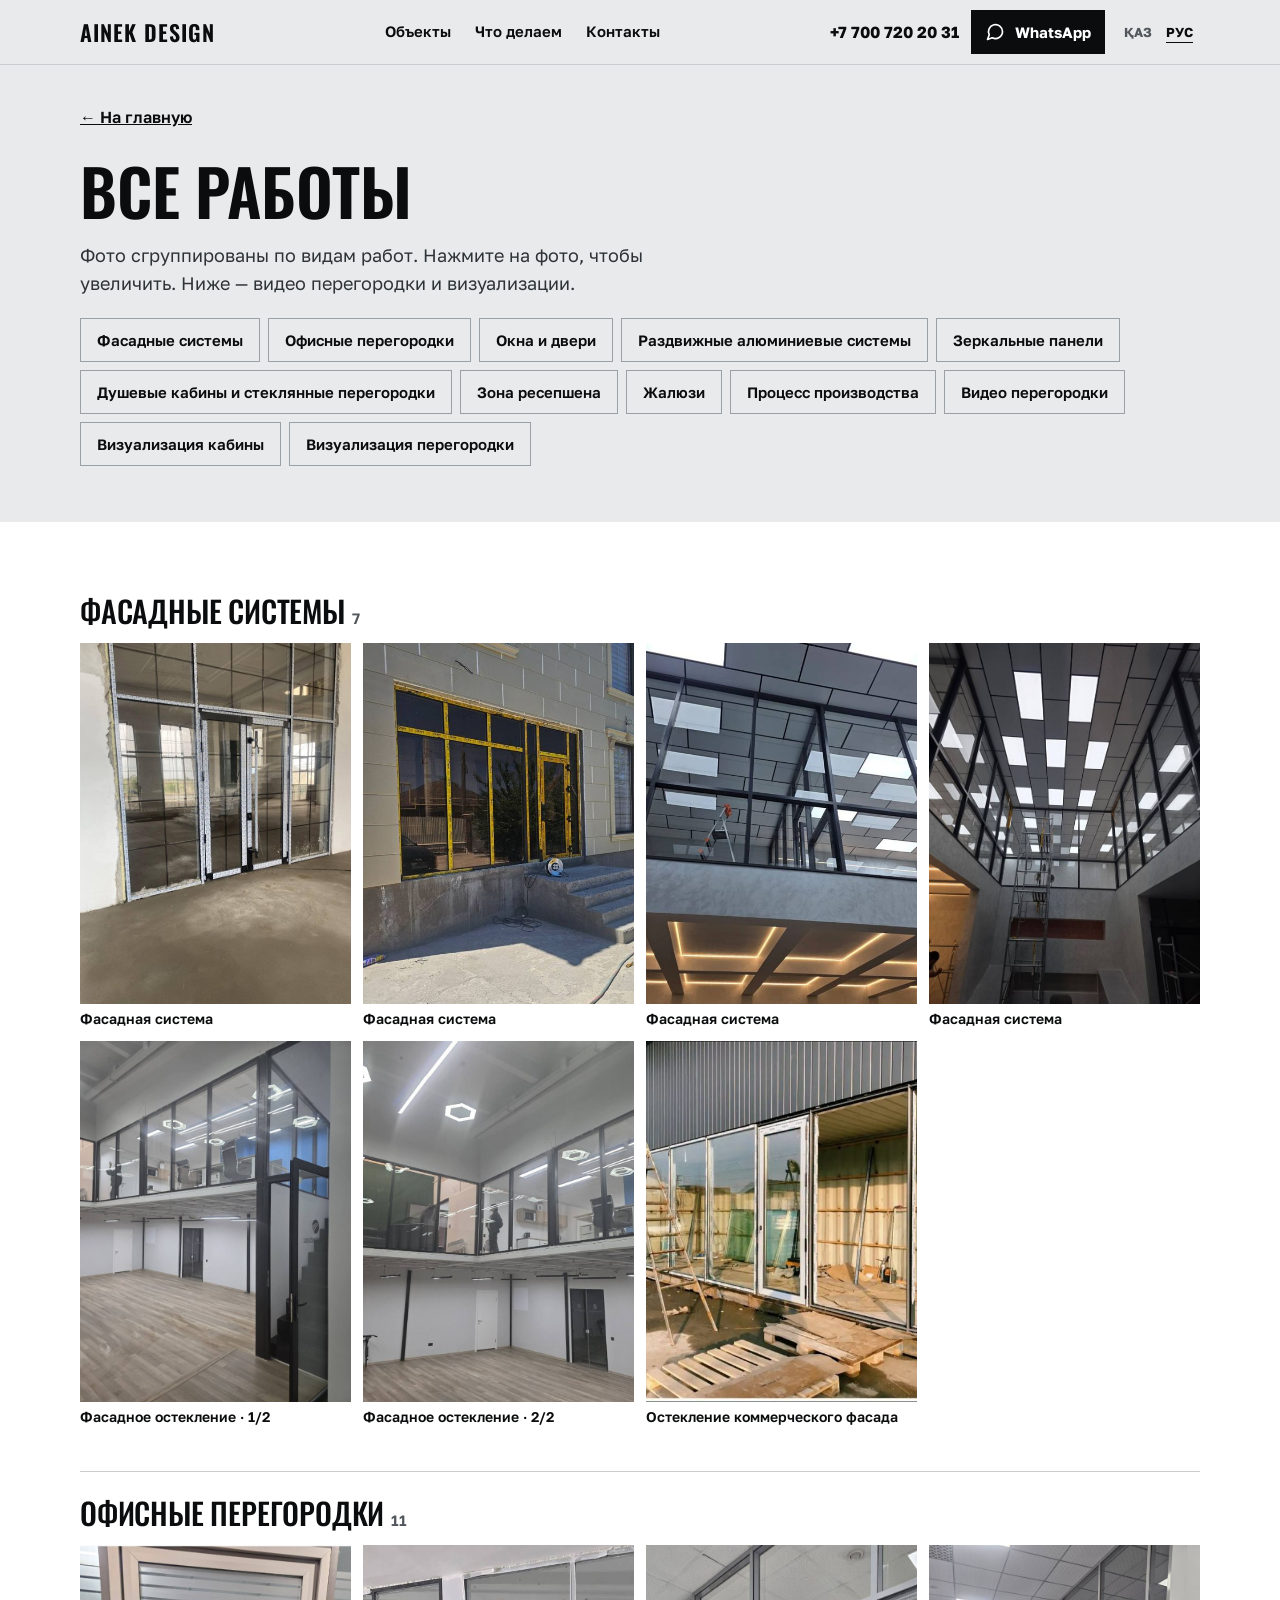
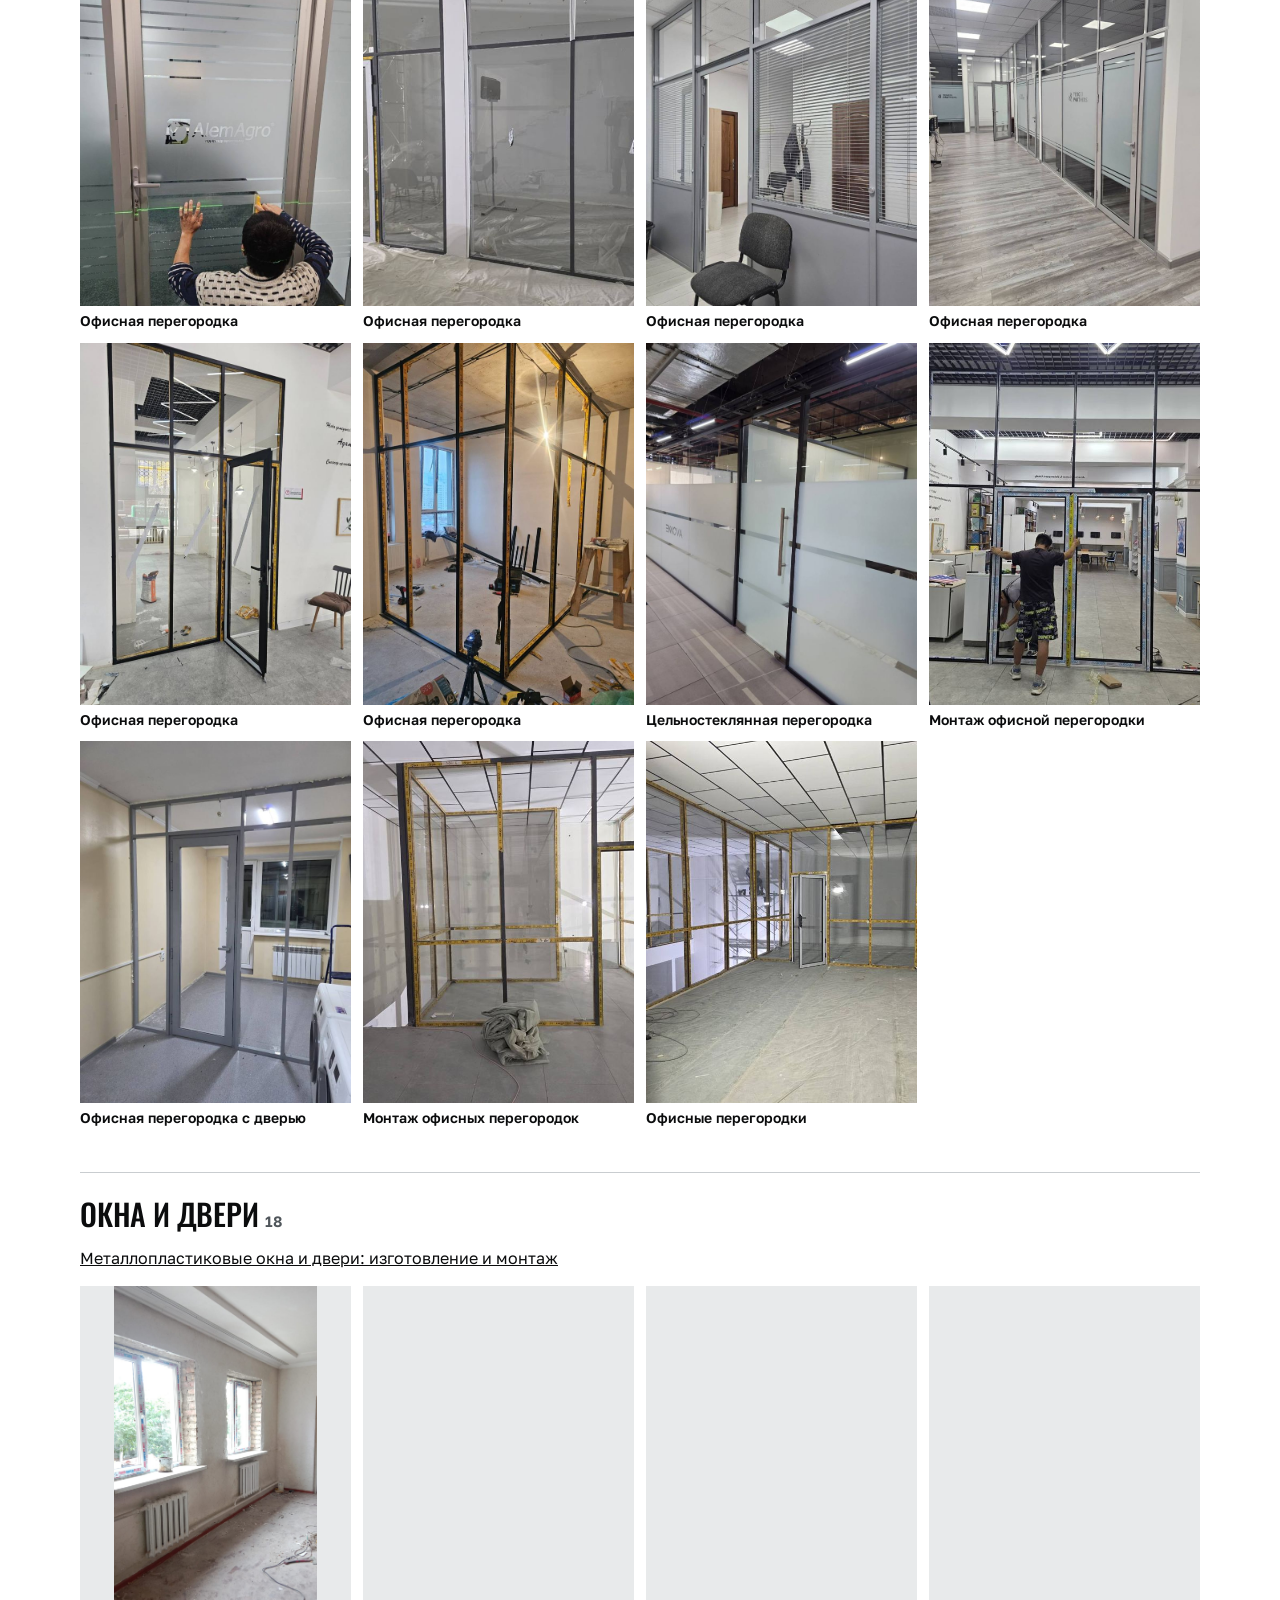
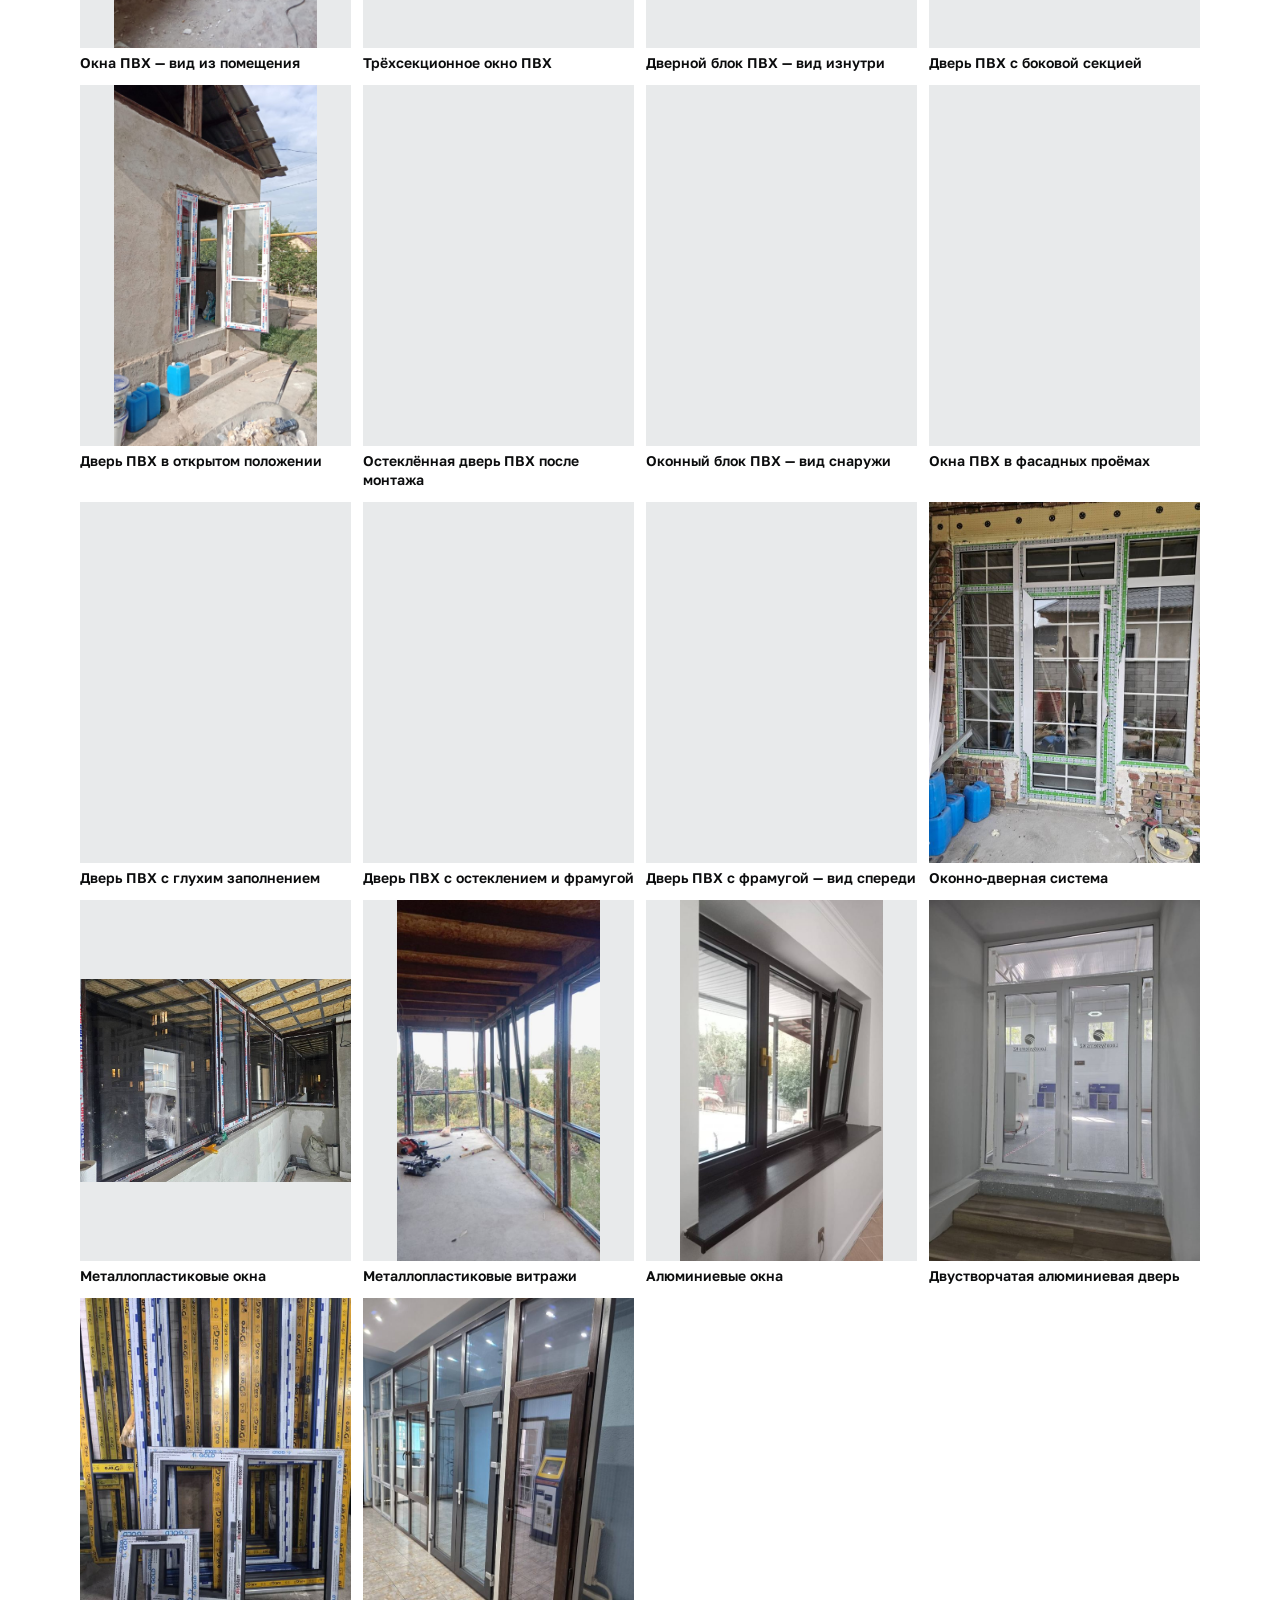
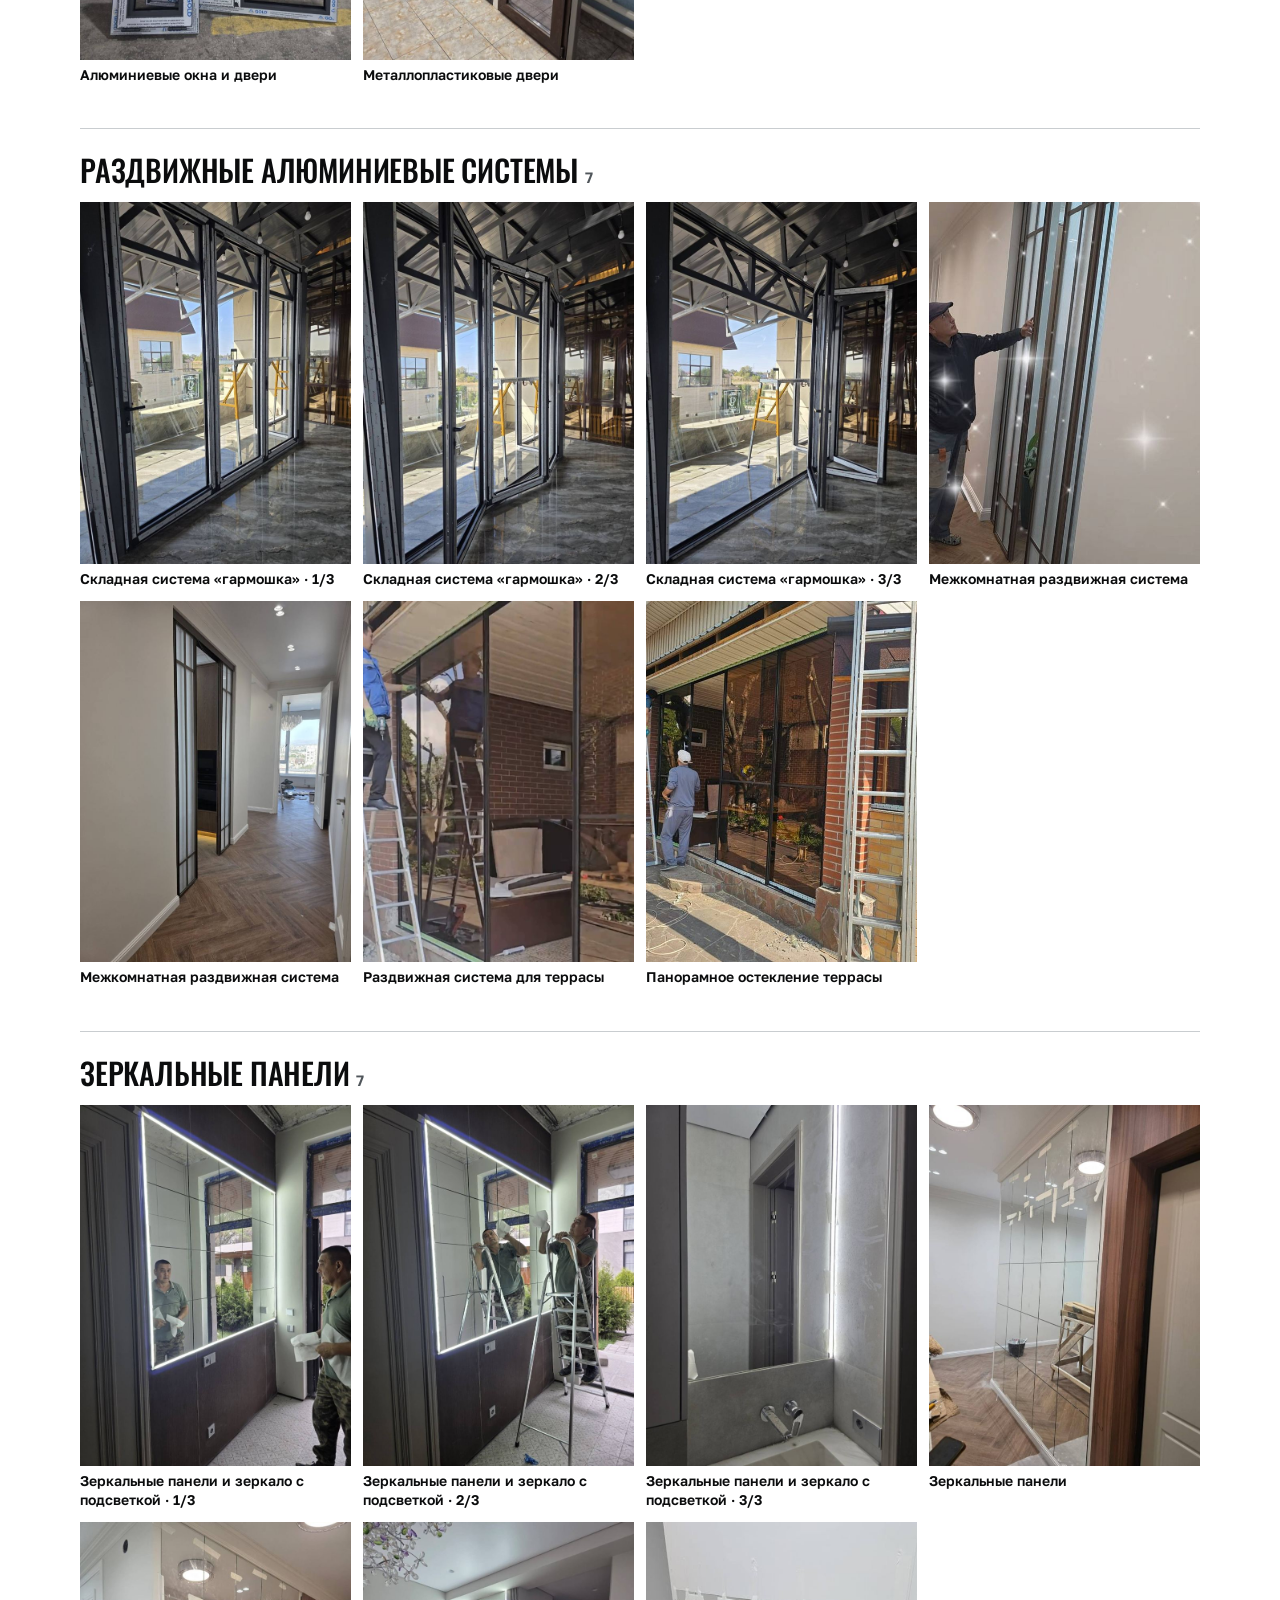
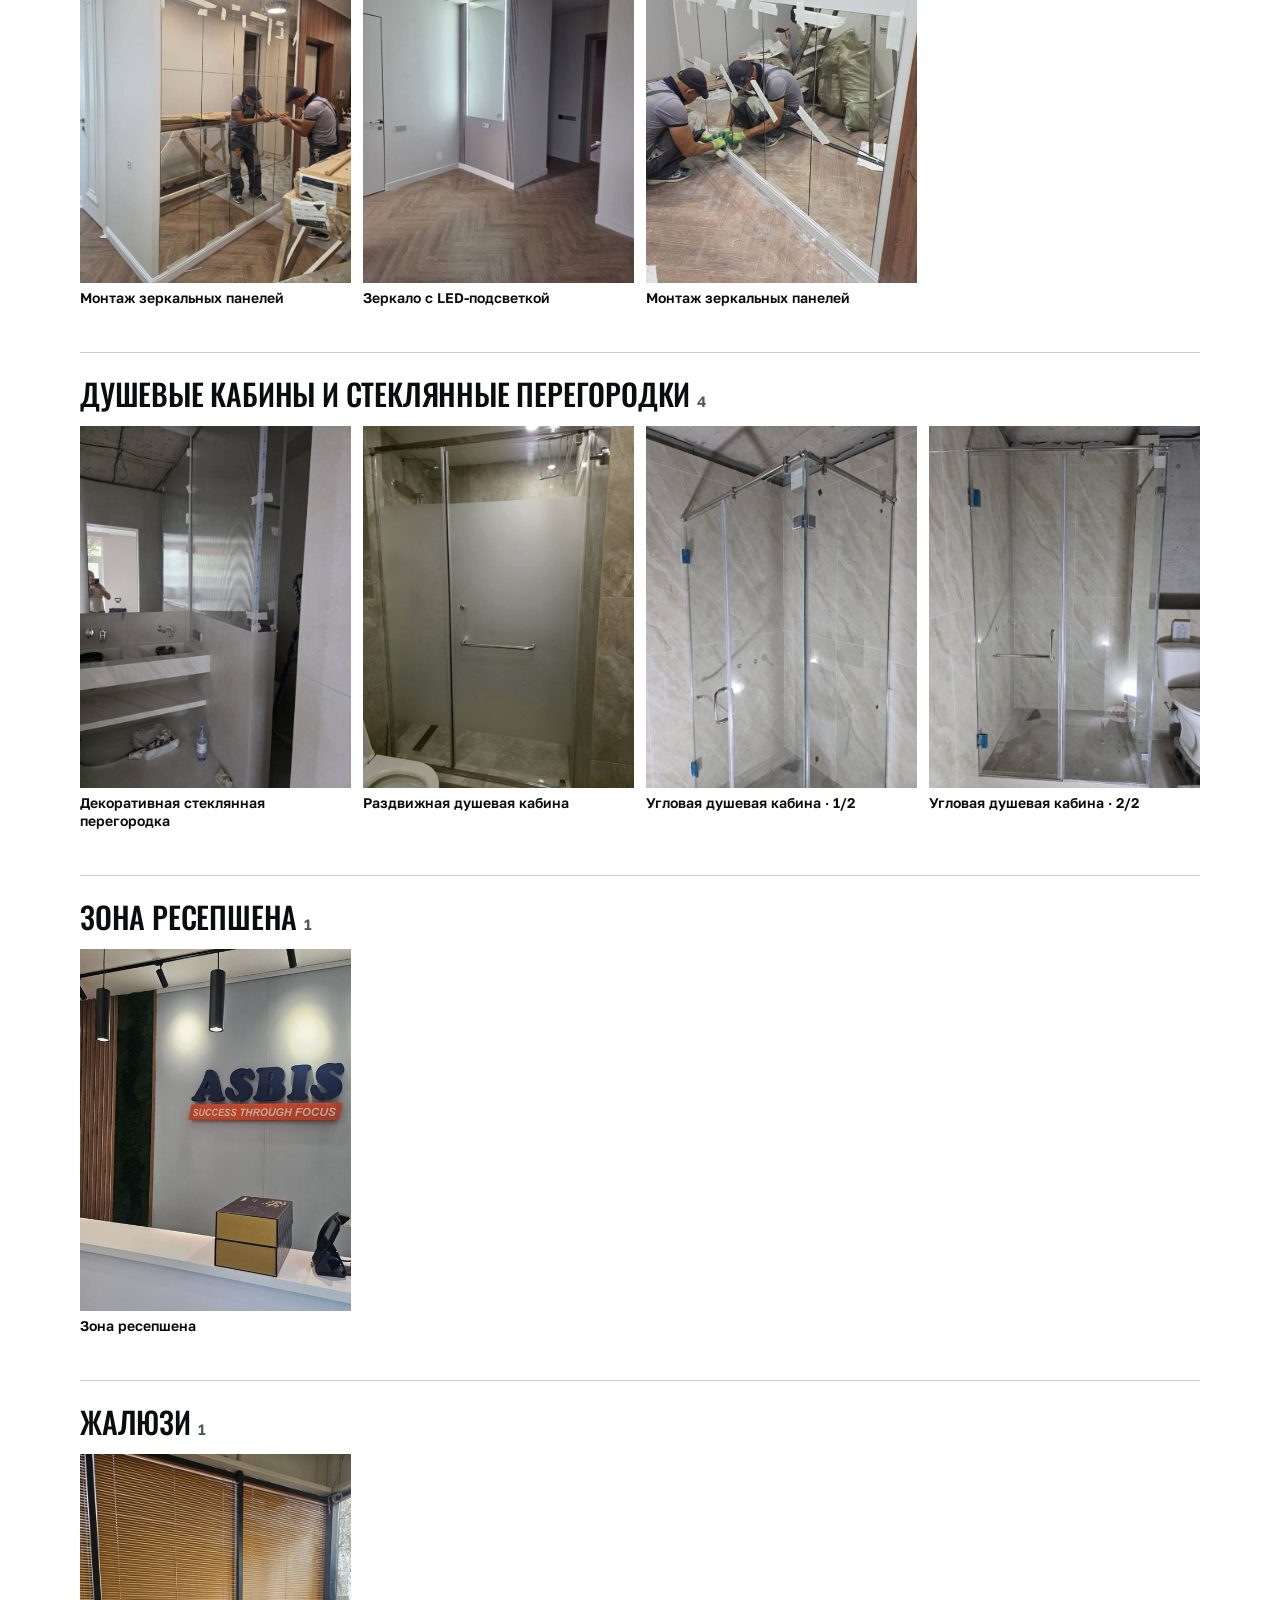
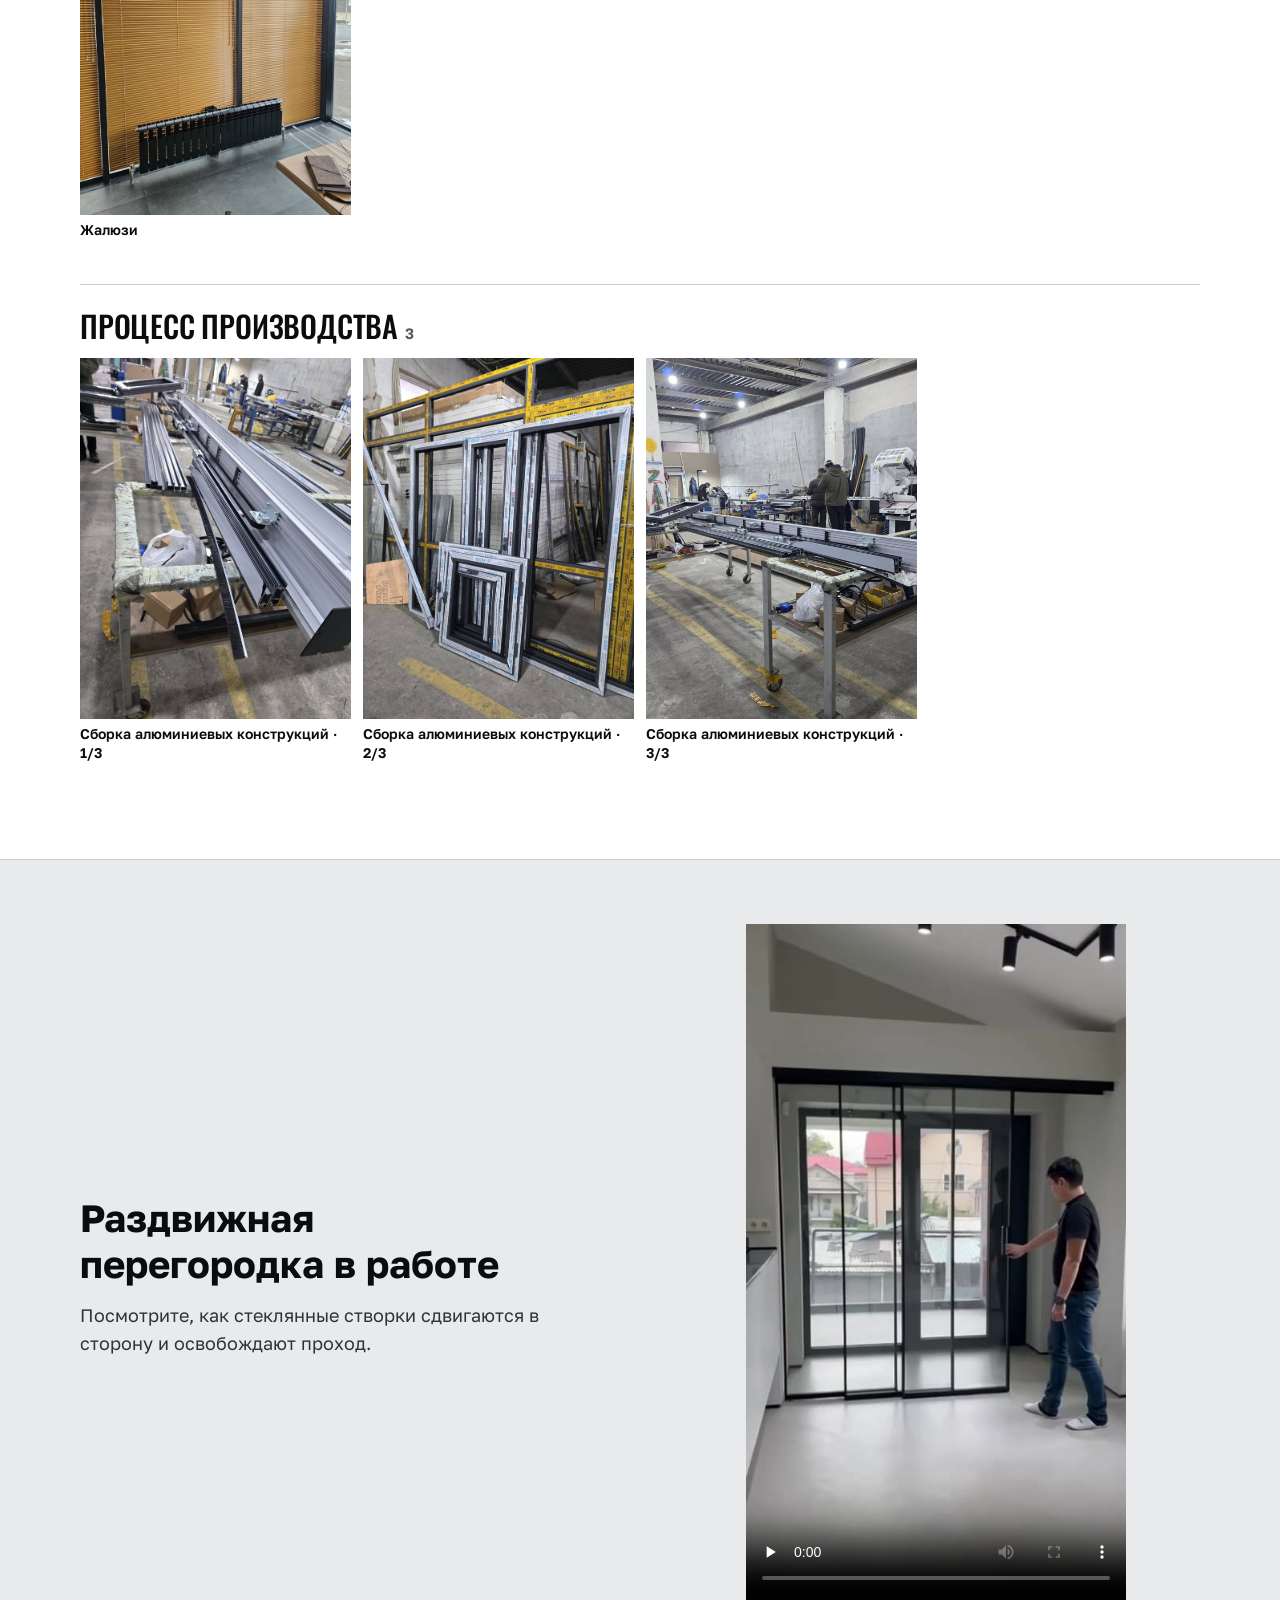
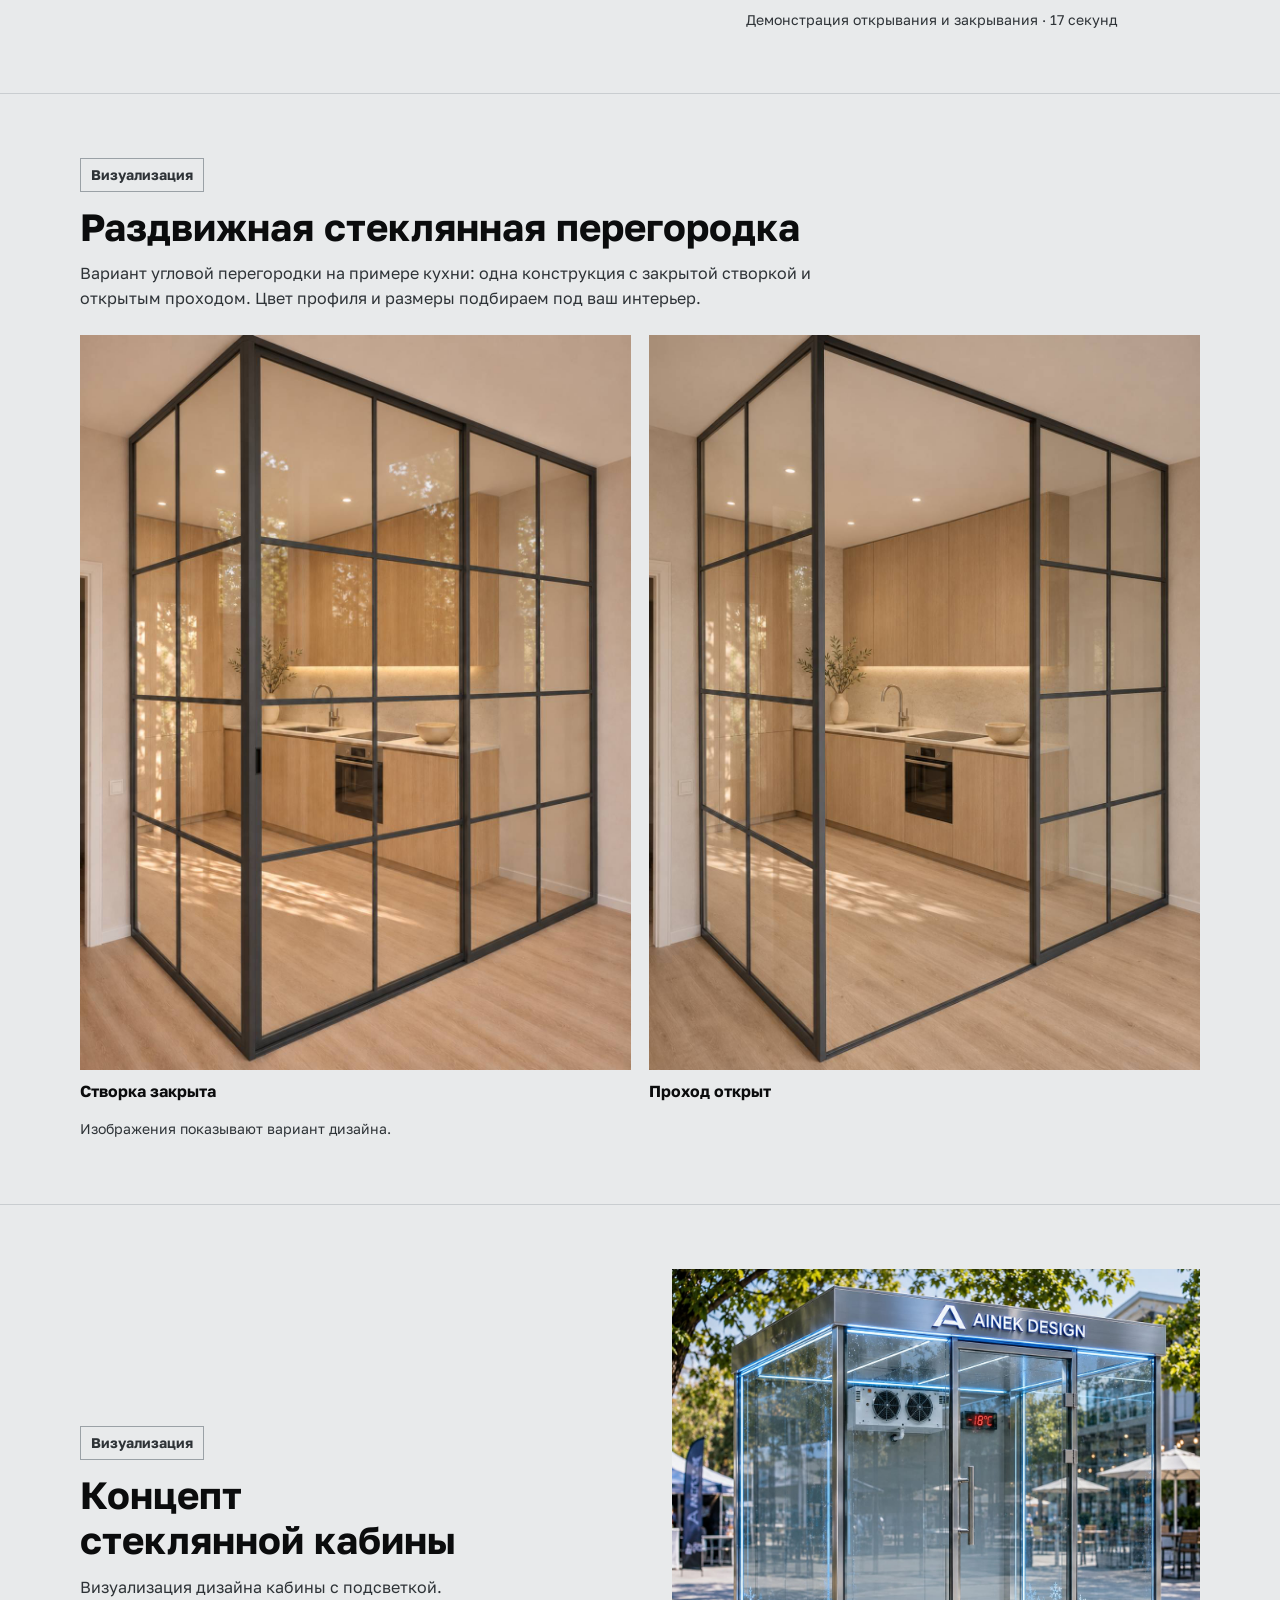
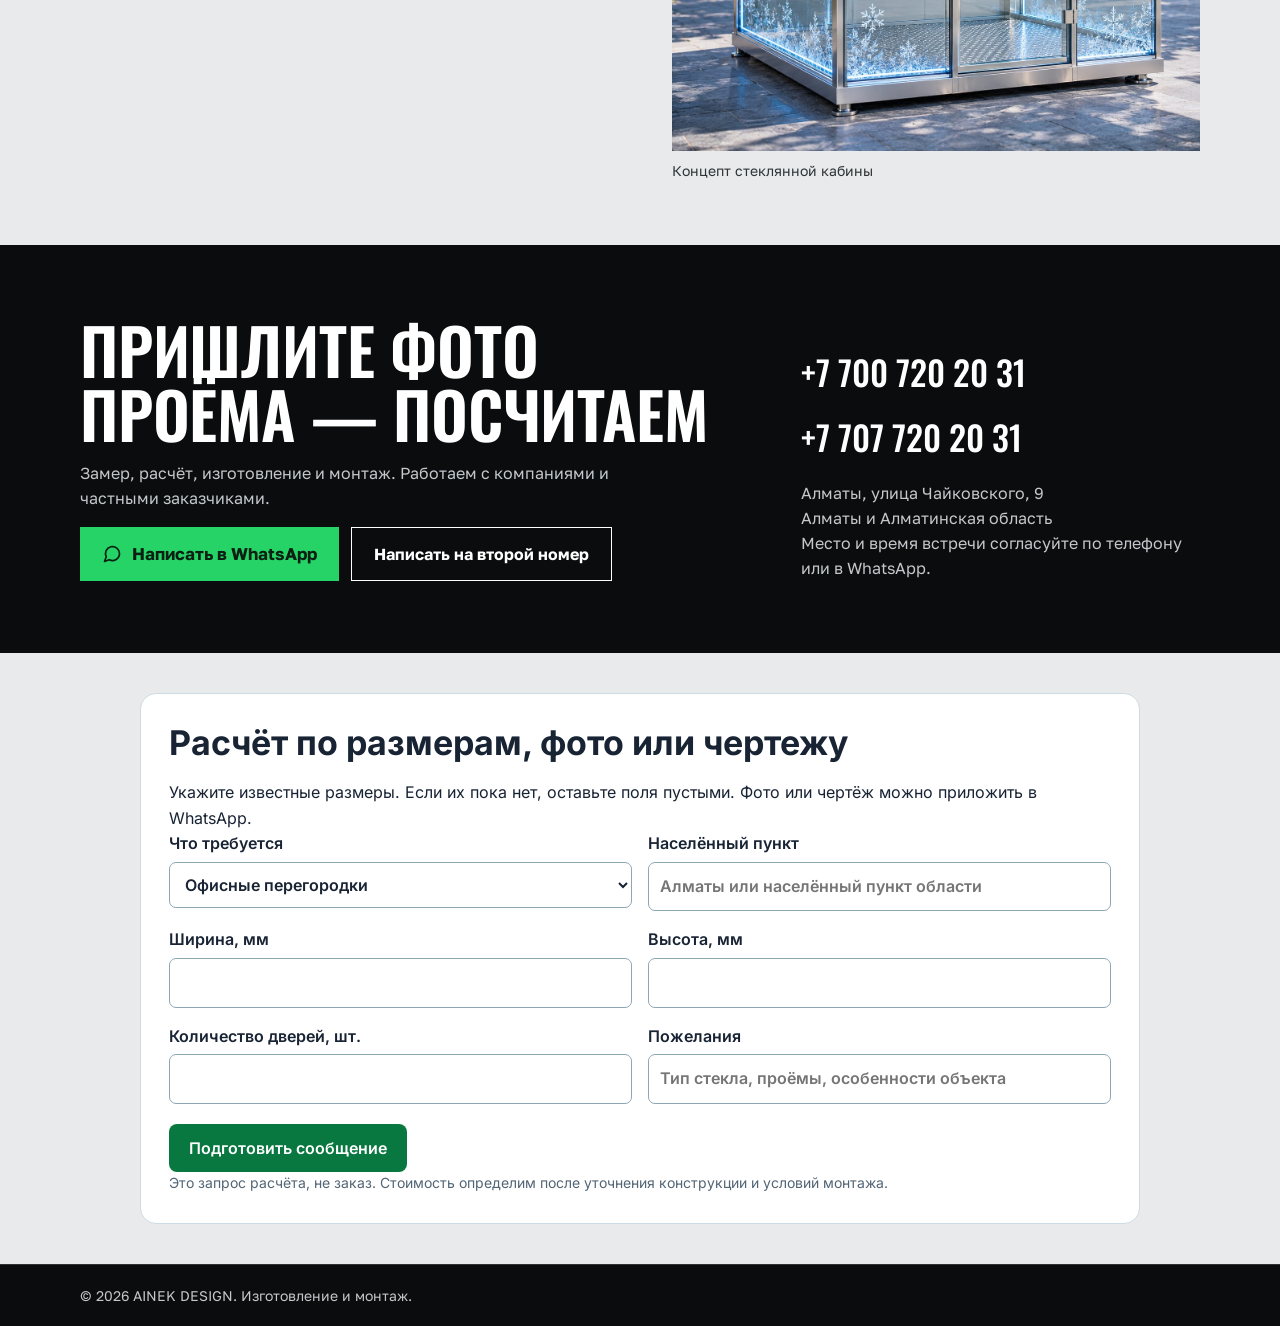
<file: works-ru.html>
<!DOCTYPE html>
<html lang="ru">
<head>
<!-- Google tag (gtag.js) -->
<script async src="https://www.googletagmanager.com/gtag/js?id=AW-18498019293"></script>
<script>
  window.dataLayer = window.dataLayer || [];
  function gtag(){dataLayer.push(arguments);}
  gtag('js', new Date());

  gtag('config', 'AW-18498019293');
</script>
<meta content="zsVLVojeZQD0ObqI7mPWbkQCAsrrq7wA-nR4Wl2OJik" name="google-site-verification"/>
<meta charset="utf-8"/>
<meta content="width=device-width, initial-scale=1.0" name="viewport"/>
<meta content="VD5rUZbk6-TV69r6Qdjn8jq1SdS30Mp1TdHzzVbM4CM" name="google-site-verification"/>
<meta name="theme-color" content="#E8EAEB"/>
<title>Все работы — фото объектов | AINEK DESIGN</title>
<meta content="Фото выполненных работ AINEK DESIGN: фасады, офисные перегородки, окна и двери, гармошка, зеркала, душевые кабины. Алматы." name="description"/>
<link href="https://ainekdesign.kz/works-ru.html" rel="canonical"/>
<link href="https://ainekdesign.kz/works.html" hreflang="kk" rel="alternate"/><link href="https://ainekdesign.kz/works-ru.html" hreflang="ru" rel="alternate"/>
<link rel="preload" href="fonts/oswald-cyrillic.woff2" as="font" type="font/woff2" crossorigin/>
<link rel="stylesheet" href="fonts.css"/>
<link rel="stylesheet" href="site.css"/>
<link rel="stylesheet" href="quote.css"><link rel="stylesheet" href="partition-visual.css"><link rel="stylesheet" href="media-showcase.css"></head>
<body>
<header class="top"><div class="wrap top-in">
<a class="brand" href="ru.html">AINEK DESIGN</a>
<nav class="nav" aria-label="Разделы"><a href="ru.html#objects">Объекты</a><a href="ru.html#what">Что делаем</a><a href="ru.html#contact">Контакты</a></nav>
<div class="top-act"><a class="top-phone" href="tel:+77007202031">+7 700 720 20 31</a><a class="btn btn-ink" href="https://wa.me/77007202031" rel="noopener noreferrer" target="_blank" aria-label="Написать AINEK DESIGN в WhatsApp"><svg aria-hidden="true" width="20" height="20" viewBox="0 0 24 24" fill="none" stroke="currentColor" stroke-width="2" stroke-linecap="round" stroke-linejoin="round"><path d="M21 11.5a8.4 8.4 0 0 1-12.3 7.4L3 21l2.1-5.7A8.4 8.4 0 1 1 21 11.5z"/></svg><span>WhatsApp</span></a>
<div class="lang"><a href="works.html" lang="kk">ҚАЗ</a><a href="works-ru.html" lang="ru" aria-current="page">РУС</a></div></div>
</div></header>
<main>
<section class="hero"><div class="wrap stack">
<a class="back" href="ru.html">← На главную</a>
<h1 class="display xl">Все работы</h1><p class="lead">Фото сгруппированы по видам работ. Нажмите на фото, чтобы увеличить. Ниже — видео перегородки и визуализации.</p>
<nav class="chips" aria-label="Все работы"><a class="chip" href="#facade">Фасадные системы</a><a class="chip" href="#partitions">Офисные перегородки</a><a class="chip" href="#doors">Окна и двери</a><a class="chip" href="#sliding">Раздвижные алюминиевые системы</a><a class="chip" href="#mirrors">Зеркальные панели</a><a class="chip" href="#shower">Душевые кабины и стеклянные перегородки</a><a class="chip" href="#reception">Зона ресепшена</a><a class="chip" href="#blinds">Жалюзи</a><a class="chip" href="#production">Процесс производства</a><a class="chip" href="#partition-video">Видео перегородки</a><a class="chip" href="#glass-cabin-concept">Визуализация кабины</a><a class="chip" href="#sliding-example">Визуализация перегородки</a></nav>
</div></section>
<section class="paper"><div class="wrap stack">
<div class="work-group" id="facade"><h2 class="display md">Фасадные системы <small>7</small></h2>
<div class="grid gallery"><figure><a href="photo1.jpg.jpeg"><img src="img/photo1.jpg" alt="Фасадная система" loading="lazy"/></a><figcaption>Фасадная система</figcaption></figure><figure><a href="photo5.jpg.jpeg"><img src="img/photo5.jpg" alt="Фасадная система" loading="lazy"/></a><figcaption>Фасадная система</figcaption></figure><figure><a href="photo13.jpg.jpeg"><img src="img/photo13.jpg" alt="Фасадная система" loading="lazy"/></a><figcaption>Фасадная система</figcaption></figure><figure><a href="photo14.jpg.jpeg"><img src="img/photo14.jpg" alt="Фасадная система" loading="lazy"/></a><figcaption>Фасадная система</figcaption></figure><figure><a href="work-19-1.jpg"><img src="img/work-19-1.jpg" alt="Фасадное остекление · 1/2" loading="lazy"/></a><figcaption>Фасадное остекление · 1/2</figcaption></figure><figure><a href="work-19-2.jpg"><img src="img/work-19-2.jpg" alt="Фасадное остекление · 2/2" loading="lazy"/></a><figcaption>Фасадное остекление · 2/2</figcaption></figure><figure><a href="img/work-29-1.jpg"><img src="img/work-29-1.jpg" alt="Остекление коммерческого фасада" loading="lazy"/></a><figcaption>Остекление коммерческого фасада</figcaption></figure></div></div>
<div class="work-group" id="partitions"><h2 class="display md">Офисные перегородки <small>11</small></h2>
<div class="grid gallery"><figure><a href="photo2.jpg.jpeg"><img src="img/photo2.jpg" alt="Офисная перегородка" loading="lazy"/></a><figcaption>Офисная перегородка</figcaption></figure><figure><a href="photo3.jpg.jpeg"><img src="img/photo3.jpg" alt="Офисная перегородка" loading="lazy"/></a><figcaption>Офисная перегородка</figcaption></figure><figure><a href="photo4.jpg.jpeg"><img src="img/photo4.jpg" alt="Офисная перегородка" loading="lazy"/></a><figcaption>Офисная перегородка</figcaption></figure><figure><a href="photo6.jpg.jpeg"><img src="img/photo6.jpg" alt="Офисная перегородка" loading="lazy"/></a><figcaption>Офисная перегородка</figcaption></figure><figure><a href="photo9.jpg.jpeg"><img src="img/photo9.jpg" alt="Офисная перегородка" loading="lazy"/></a><figcaption>Офисная перегородка</figcaption></figure><figure><a href="photo10.jpg.jpeg"><img src="img/photo10.jpg" alt="Офисная перегородка" loading="lazy"/></a><figcaption>Офисная перегородка</figcaption></figure><figure><a href="work-23-1.jpg"><img src="img/work-23-1.jpg" alt="Цельностеклянная перегородка" loading="lazy"/></a><figcaption>Цельностеклянная перегородка</figcaption></figure><figure><a href="work-24-1.jpg"><img src="img/work-24-1.jpg" alt="Монтаж офисной перегородки" loading="lazy"/></a><figcaption>Монтаж офисной перегородки</figcaption></figure><figure><a href="work-35-1.jpg"><img src="img/work-35-1.jpg" alt="Офисная перегородка с дверью" loading="lazy"/></a><figcaption>Офисная перегородка с дверью</figcaption></figure><figure><a href="work-36-1.jpg"><img src="img/work-36-1.jpg" alt="Монтаж офисных перегородок" loading="lazy"/></a><figcaption>Монтаж офисных перегородок</figcaption></figure><figure><a href="work-37-1.jpg"><img src="img/work-37-1.jpg" alt="Офисные перегородки" loading="lazy"/></a><figcaption>Офисные перегородки</figcaption></figure></div></div>
<div class="work-group" id="doors"><h2 class="display md">Окна и двери <small>18</small></h2>
<p><a href="pvc-windows-doors-ru.html">Металлопластиковые окна и двери: изготовление и монтаж</a></p>
<div class="grid gallery pvc-installation-gallery">
<figure><a href="img/pvc-installations/pvc-windows-interior.jpg"><img src="img/pvc-installations/pvc-windows-interior.jpg" width="899" height="1599" loading="lazy" decoding="async" alt="Окна ПВХ — вид из помещения"></a><figcaption>Окна ПВХ — вид из помещения</figcaption></figure>
<figure><a href="img/pvc-installations/pvc-window-three-sections.jpg"><img src="img/pvc-installations/pvc-window-three-sections.jpg" width="899" height="1599" loading="lazy" decoding="async" alt="Трёхсекционное окно ПВХ"></a><figcaption>Трёхсекционное окно ПВХ</figcaption></figure>
<figure><a href="img/pvc-installations/pvc-door-interior.jpg"><img src="img/pvc-installations/pvc-door-interior.jpg" width="899" height="1599" loading="lazy" decoding="async" alt="Дверной блок ПВХ — вид изнутри"></a><figcaption>Дверной блок ПВХ — вид изнутри</figcaption></figure>
<figure><a href="img/pvc-installations/pvc-door-side-panel.jpg"><img src="img/pvc-installations/pvc-door-side-panel.jpg" width="899" height="1599" loading="lazy" decoding="async" alt="Дверь ПВХ с боковой секцией"></a><figcaption>Дверь ПВХ с боковой секцией</figcaption></figure>
<figure><a href="img/pvc-installations/pvc-door-open.jpg"><img src="img/pvc-installations/pvc-door-open.jpg" width="899" height="1599" loading="lazy" decoding="async" alt="Дверь ПВХ в открытом положении"></a><figcaption>Дверь ПВХ в открытом положении</figcaption></figure>
<figure><a href="img/pvc-installations/pvc-glazed-door.jpg"><img src="img/pvc-installations/pvc-glazed-door.jpg" width="899" height="1599" loading="lazy" decoding="async" alt="Остеклённая дверь ПВХ после монтажа"></a><figcaption>Остеклённая дверь ПВХ после монтажа</figcaption></figure>
<figure><a href="img/pvc-installations/pvc-window-exterior.jpg"><img src="img/pvc-installations/pvc-window-exterior.jpg" width="899" height="1599" loading="lazy" decoding="async" alt="Оконный блок ПВХ — вид снаружи"></a><figcaption>Оконный блок ПВХ — вид снаружи</figcaption></figure>
<figure><a href="img/pvc-installations/pvc-window-blocks-exterior.jpg"><img src="img/pvc-installations/pvc-window-blocks-exterior.jpg" width="899" height="1599" loading="lazy" decoding="async" alt="Окна ПВХ в фасадных проёмах"></a><figcaption>Окна ПВХ в фасадных проёмах</figcaption></figure>
<figure><a href="img/pvc-installations/pvc-solid-door.jpg"><img src="img/pvc-installations/pvc-solid-door.jpg" width="899" height="1599" loading="lazy" decoding="async" alt="Дверь ПВХ с глухим заполнением"></a><figcaption>Дверь ПВХ с глухим заполнением</figcaption></figure>
<figure><a href="img/pvc-installations/pvc-door-transom-side.jpg"><img src="img/pvc-installations/pvc-door-transom-side.jpg" width="1200" height="1600" loading="lazy" decoding="async" alt="Дверь ПВХ с остеклением и фрамугой"></a><figcaption>Дверь ПВХ с остеклением и фрамугой</figcaption></figure>
<figure><a href="img/pvc-installations/pvc-door-transom-front.jpg"><img src="img/pvc-installations/pvc-door-transom-front.jpg" width="1200" height="1600" loading="lazy" decoding="async" alt="Дверь ПВХ с фрамугой — вид спереди"></a><figcaption>Дверь ПВХ с фрамугой — вид спереди</figcaption></figure>
<figure><a href="photo7.jpg.jpeg"><img src="img/photo7.jpg" alt="Оконно-дверная система" loading="lazy"/></a><figcaption>Оконно-дверная система</figcaption></figure><figure><a href="photo8.jpg.jpeg"><img src="img/photo8.jpg" alt="Металлопластиковые окна" loading="lazy"/></a><figcaption>Металлопластиковые окна</figcaption></figure><figure><a href="work-16-1.jpg"><img src="img/work-16-1.jpg" alt="Металлопластиковые витражи" loading="lazy"/></a><figcaption>Металлопластиковые витражи</figcaption></figure><figure><a href="work-17-1.jpg"><img src="img/work-17-1.jpg" alt="Алюминиевые окна" loading="lazy"/></a><figcaption>Алюминиевые окна</figcaption></figure><figure><a href="work-20-1.jpg"><img src="img/work-20-1.jpg" alt="Двустворчатая алюминиевая дверь" loading="lazy"/></a><figcaption>Двустворчатая алюминиевая дверь</figcaption></figure><figure><a href="work-21-1.jpg"><img src="img/work-21-1.jpg" alt="Алюминиевые окна и двери" loading="lazy"/></a><figcaption>Алюминиевые окна и двери</figcaption></figure><figure><a href="work-34-1.jpg"><img src="img/work-34-1.jpg" alt="Металлопластиковые двери" loading="lazy"/></a><figcaption>Металлопластиковые двери</figcaption></figure></div></div>
<div class="work-group" id="sliding"><h2 class="display md">Раздвижные алюминиевые системы <small>7</small></h2>
<div class="grid gallery"><figure><a href="work-15-1.jpg"><img src="img/work-15-1.jpg" alt="Складная система «гармошка» · 1/3" loading="lazy"/></a><figcaption>Складная система «гармошка» · 1/3</figcaption></figure><figure><a href="work-15-2.jpg"><img src="img/work-15-2.jpg" alt="Складная система «гармошка» · 2/3" loading="lazy"/></a><figcaption>Складная система «гармошка» · 2/3</figcaption></figure><figure><a href="work-15-3.jpg"><img src="img/work-15-3.jpg" alt="Складная система «гармошка» · 3/3" loading="lazy"/></a><figcaption>Складная система «гармошка» · 3/3</figcaption></figure><figure><a href="work-18-1.jpg"><img src="img/work-18-1.jpg" alt="Межкомнатная раздвижная система" loading="lazy"/></a><figcaption>Межкомнатная раздвижная система</figcaption></figure><figure><a href="work-22-1.jpg"><img src="img/work-22-1.jpg" alt="Межкомнатная раздвижная система" loading="lazy"/></a><figcaption>Межкомнатная раздвижная система</figcaption></figure><figure><a href="work-28-1.jpg"><img src="img/work-28-1.jpg" alt="Раздвижная система для террасы" loading="lazy"/></a><figcaption>Раздвижная система для террасы</figcaption></figure><figure><a href="work-40-1.jpeg"><img src="img/work-40-1.jpg" alt="Панорамное остекление террасы" loading="lazy"/></a><figcaption>Панорамное остекление террасы</figcaption></figure></div></div>
<div class="work-group" id="mirrors"><h2 class="display md">Зеркальные панели <small>7</small></h2>
<div class="grid gallery"><figure><a href="work-25-1.jpg"><img src="img/work-25-1.jpg" alt="Зеркальные панели и зеркало с подсветкой · 1/3" loading="lazy"/></a><figcaption>Зеркальные панели и зеркало с подсветкой · 1/3</figcaption></figure><figure><a href="work-25-2.jpg"><img src="img/work-25-2.jpg" alt="Зеркальные панели и зеркало с подсветкой · 2/3" loading="lazy"/></a><figcaption>Зеркальные панели и зеркало с подсветкой · 2/3</figcaption></figure><figure><a href="work-25-3.jpg"><img src="img/work-25-3.jpg" alt="Зеркальные панели и зеркало с подсветкой · 3/3" loading="lazy"/></a><figcaption>Зеркальные панели и зеркало с подсветкой · 3/3</figcaption></figure><figure><a href="work-41-1.jpg"><img src="img/work-41-1.jpg" alt="Зеркальные панели" loading="lazy"/></a><figcaption>Зеркальные панели</figcaption></figure><figure><a href="work-42-1.jpg"><img src="img/work-42-1.jpg" alt="Монтаж зеркальных панелей" loading="lazy"/></a><figcaption>Монтаж зеркальных панелей</figcaption></figure><figure><a href="work-43-1.jpg"><img src="img/work-43-1.jpg" alt="Зеркало с LED-подсветкой" loading="lazy"/></a><figcaption>Зеркало с LED-подсветкой</figcaption></figure><figure><a href="work-44-1.jpg"><img src="img/work-44-1.jpg" alt="Монтаж зеркальных панелей" loading="lazy"/></a><figcaption>Монтаж зеркальных панелей</figcaption></figure></div></div>
<div class="work-group" id="shower"><h2 class="display md">Душевые кабины и стеклянные перегородки <small>4</small></h2>
<div class="grid gallery"><figure><a href="work-26-1.jpg"><img src="img/work-26-1.jpg" alt="Декоративная стеклянная перегородка" loading="lazy"/></a><figcaption>Декоративная стеклянная перегородка</figcaption></figure><figure><a href="work-30-1.jpg"><img src="img/work-30-1.jpg" alt="Раздвижная душевая кабина" loading="lazy"/></a><figcaption>Раздвижная душевая кабина</figcaption></figure><figure><a href="work-31-1.jpg"><img src="img/work-31-1.jpg" alt="Угловая душевая кабина · 1/2" loading="lazy"/></a><figcaption>Угловая душевая кабина · 1/2</figcaption></figure><figure><a href="work-31-2.jpg"><img src="img/work-31-2.jpg" alt="Угловая душевая кабина · 2/2" loading="lazy"/></a><figcaption>Угловая душевая кабина · 2/2</figcaption></figure></div></div>
<div class="work-group" id="reception"><h2 class="display md">Зона ресепшена <small>1</small></h2>
<div class="grid gallery"><figure><a href="photo12.jpg.jpeg"><img src="img/photo12.jpg" alt="Зона ресепшена" loading="lazy"/></a><figcaption>Зона ресепшена</figcaption></figure></div></div>
<div class="work-group" id="blinds"><h2 class="display md">Жалюзи <small>1</small></h2>
<div class="grid gallery"><figure><a href="photo11.jpg.jpeg"><img src="img/photo11.jpg" alt="Жалюзи" loading="lazy"/></a><figcaption>Жалюзи</figcaption></figure></div></div>
<div class="work-group" id="production"><h2 class="display md">Процесс производства <small>3</small></h2>
<div class="grid gallery"><figure><a href="work-39-1.jpg"><img src="img/work-39-1.jpg" alt="Сборка алюминиевых конструкций · 1/3" loading="lazy"/></a><figcaption>Сборка алюминиевых конструкций · 1/3</figcaption></figure><figure><a href="work-39-2.jpg"><img src="img/work-39-2.jpg" alt="Сборка алюминиевых конструкций · 2/3" loading="lazy"/></a><figcaption>Сборка алюминиевых конструкций · 2/3</figcaption></figure><figure><a href="work-39-3.jpg"><img src="img/work-39-3.jpg" alt="Сборка алюминиевых конструкций · 3/3" loading="lazy"/></a><figcaption>Сборка алюминиевых конструкций · 3/3</figcaption></figure></div></div>
</div></section>
<section class="media-showcase" id="partition-video" aria-labelledby="partition-video-title"><div class="wrap media-showcase-layout">
<div class="media-showcase-copy"><h2 id="partition-video-title">Раздвижная перегородка в работе</h2><p>Посмотрите, как стеклянные створки сдвигаются в сторону и освобождают проход.</p></div>
<figure class="media-video"><video controls playsinline preload="none" width="478" height="850" poster="img/sliding-partition-video-poster.jpg" aria-label="Раздвижная перегородка в работе" aria-describedby="partition-video-caption"><source src="media/sliding-partition-demo.mp4" type="video/mp4"><a href="media/sliding-partition-demo.mp4">Открыть видео</a></video><figcaption id="partition-video-caption">Демонстрация открывания и закрывания · 17 секунд</figcaption></figure>
</div></section>
<section class="partition-visual" id="sliding-example" aria-labelledby="sliding-example-title"><div class="wrap">
<div class="partition-visual-heading"><span class="partition-visual-label">Визуализация</span><h2 id="sliding-example-title">Раздвижная стеклянная перегородка</h2><p>Вариант угловой перегородки на примере кухни: одна конструкция с закрытой створкой и открытым проходом. Цвет профиля и размеры подбираем под ваш интерьер.</p></div>
<div class="partition-visual-grid gallery"><figure><a href="img/sliding-partition-closed.jpg"><img src="img/sliding-partition-closed.jpg" width="1152" height="1536" loading="lazy" decoding="async" alt="Раздвижная стеклянная перегородка — створка закрыта, визуализация"></a><figcaption>Створка закрыта</figcaption></figure><figure><a href="img/sliding-partition-open.jpg"><img src="img/sliding-partition-open.jpg" width="1152" height="1536" loading="lazy" decoding="async" alt="Раздвижная стеклянная перегородка — проход открыт, визуализация"></a><figcaption>Проход открыт</figcaption></figure></div>
<p class="partition-visual-note">Изображения показывают вариант дизайна.</p>
</div></section>
<section class="partition-visual" id="glass-cabin-concept" aria-labelledby="glass-cabin-title"><div class="wrap media-showcase-layout">
<div class="partition-visual-heading"><span class="partition-visual-label">Визуализация</span><h2 id="glass-cabin-title">Концепт стеклянной кабины</h2><p>Визуализация дизайна кабины с подсветкой.</p></div>
<div class="gallery cabin-concept-gallery"><figure><a href="img/glass-cabin-concept.jpg"><img src="img/glass-cabin-concept.jpg" width="1312" height="1199" loading="lazy" decoding="async" alt="Стеклянная кабина AINEK DESIGN с подсветкой — визуализация"></a><figcaption>Концепт стеклянной кабины</figcaption></figure></div>
</div></section>
</main>
<section class="dark" id="contact"><div class="wrap contact">
<div class="contact-main"><h2 class="display xl">Пришлите фото проёма — посчитаем</h2><p>Замер, расчёт, изготовление и монтаж. Работаем с компаниями и частными заказчиками.</p>
<div class="actions"><a class="btn btn-wa-light" href="https://wa.me/77007202031" rel="noopener noreferrer" target="_blank"><svg aria-hidden="true" width="20" height="20" viewBox="0 0 24 24" fill="none" stroke="currentColor" stroke-width="2" stroke-linecap="round" stroke-linejoin="round"><path d="M21 11.5a8.4 8.4 0 0 1-12.3 7.4L3 21l2.1-5.7A8.4 8.4 0 1 1 21 11.5z"/></svg><span>Написать в WhatsApp</span></a><a class="btn btn-line-light" href="https://wa.me/77077202031" rel="noopener noreferrer" target="_blank">Написать на второй номер</a></div></div>
<div class="contact-side"><a class="phone" href="tel:+77007202031">+7 700 720 20 31</a><a class="phone" href="tel:+77077202031">+7 707 720 20 31</a>
<p>Алматы, улица Чайковского, 9<br/>Алматы и Алматинская область<br/>Место и время встречи согласуйте по телефону или в WhatsApp.</p></div>
</div></section>
<footer class="foot"><div class="wrap">© 2026 AINEK DESIGN. Изготовление и монтаж.</div></footer>
<div aria-label="Фотогалерея" aria-modal="true" class="lightbox" id="lightbox" role="dialog" hidden><button type="button" aria-label="Закрыть" class="lb-close">×</button><button type="button" aria-label="Предыдущее" class="lb-prev">‹</button><img alt=""/><button type="button" aria-label="Следующее" class="lb-next">›</button><div class="lb-count"></div></div>
<script src="site.js" defer></script>
<script src="quote.js" defer></script></body>
</html>
</file>
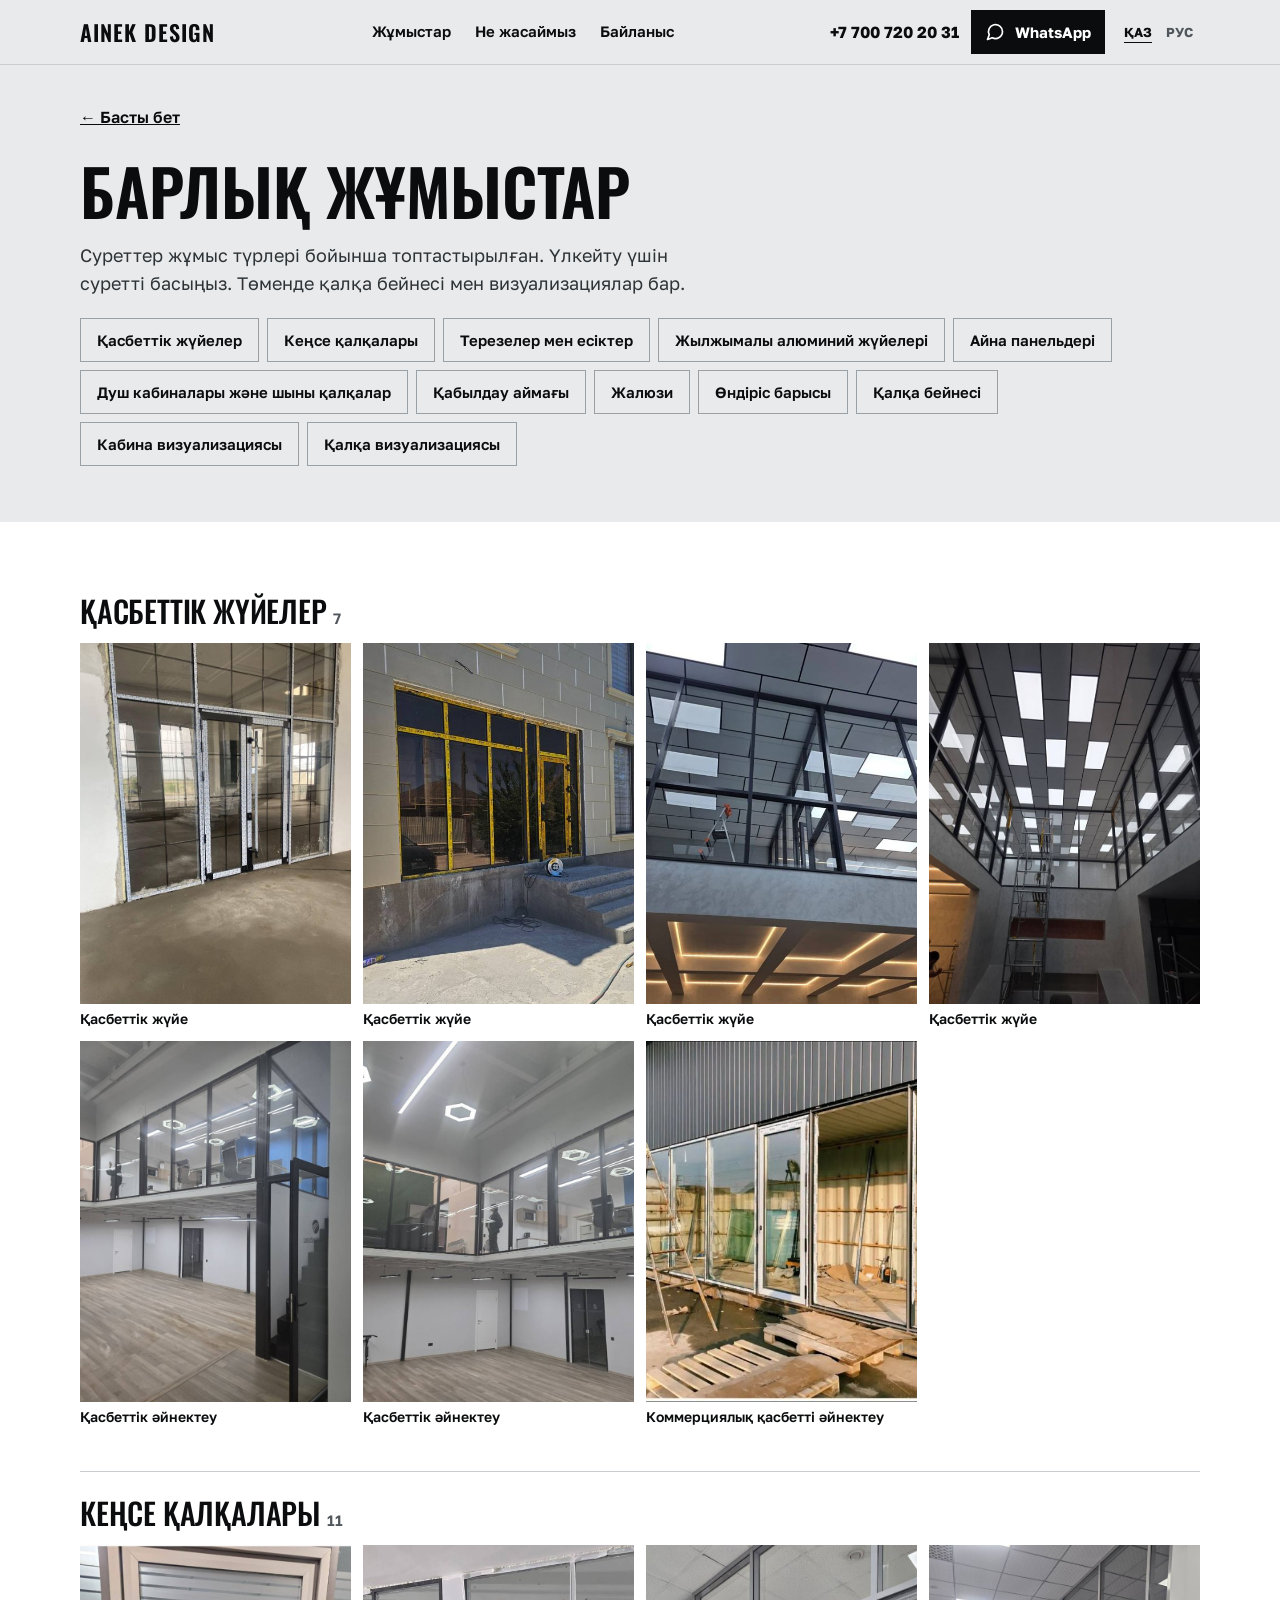
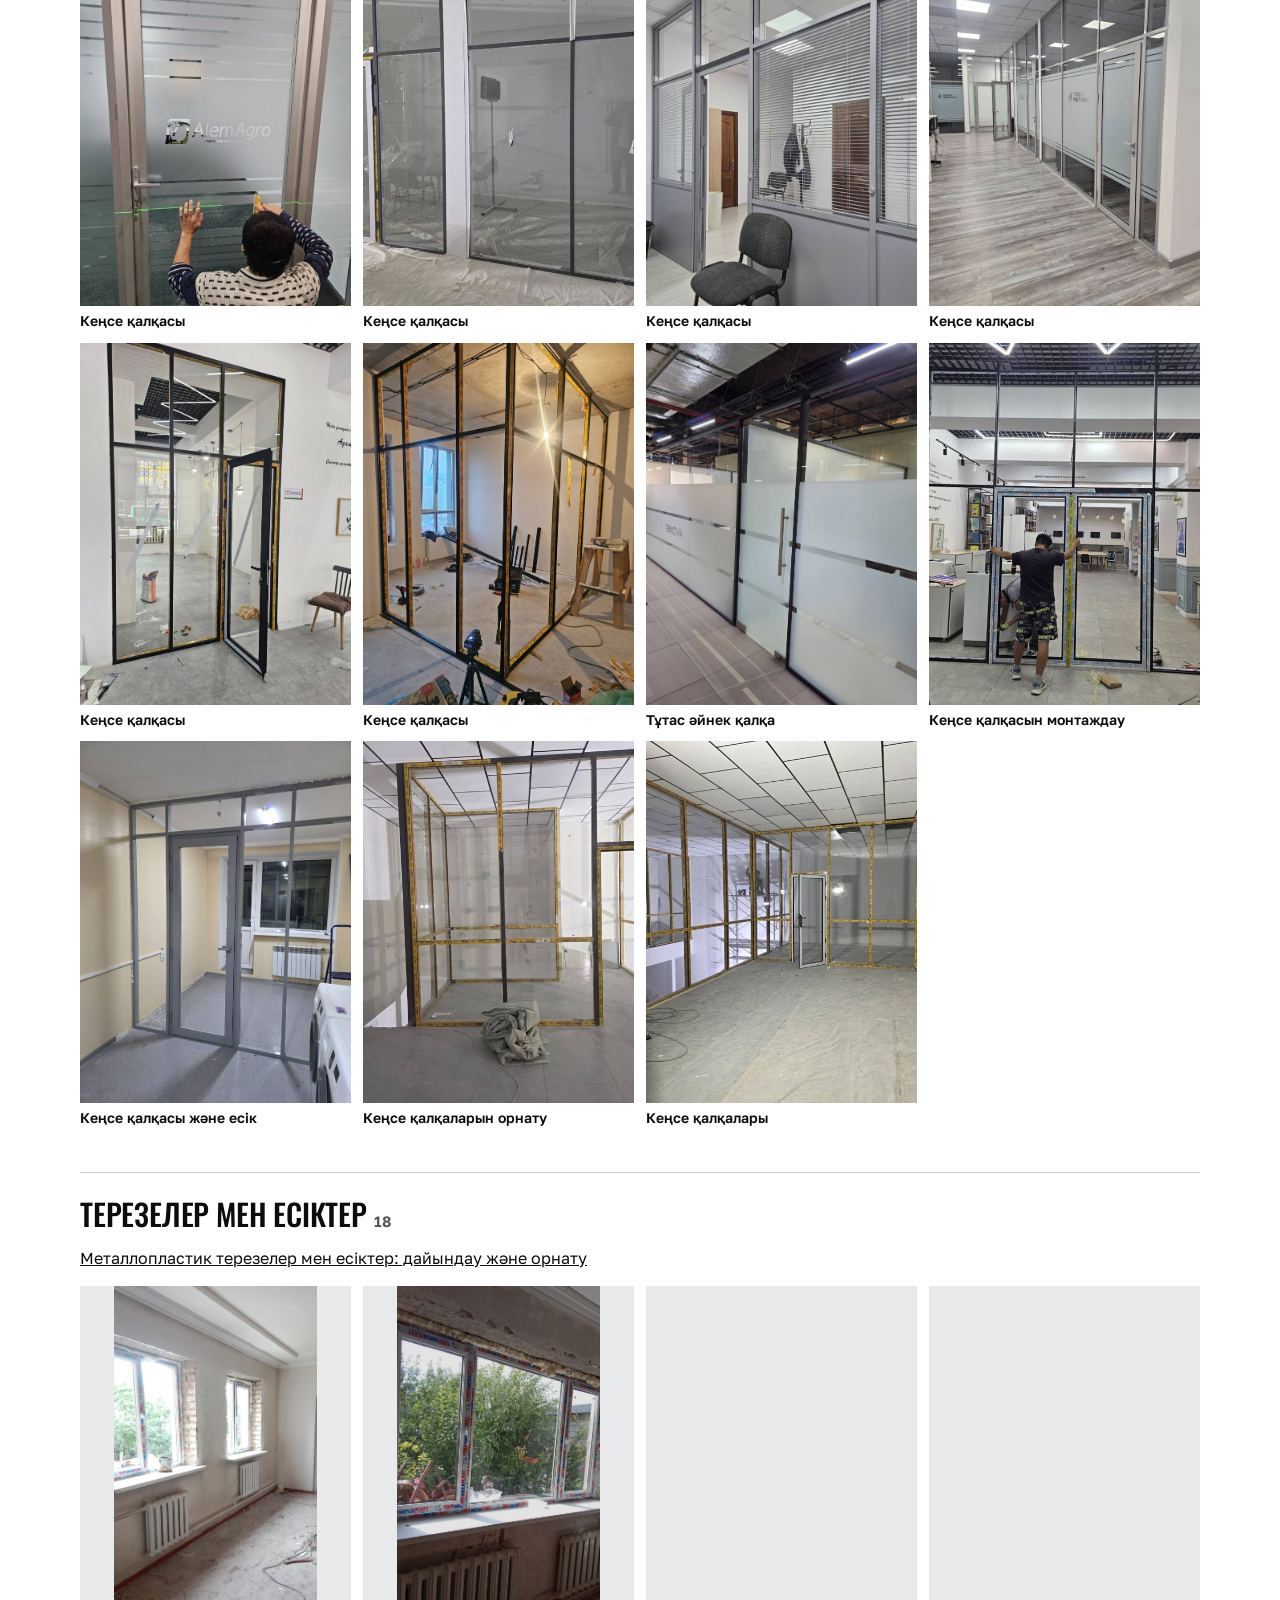
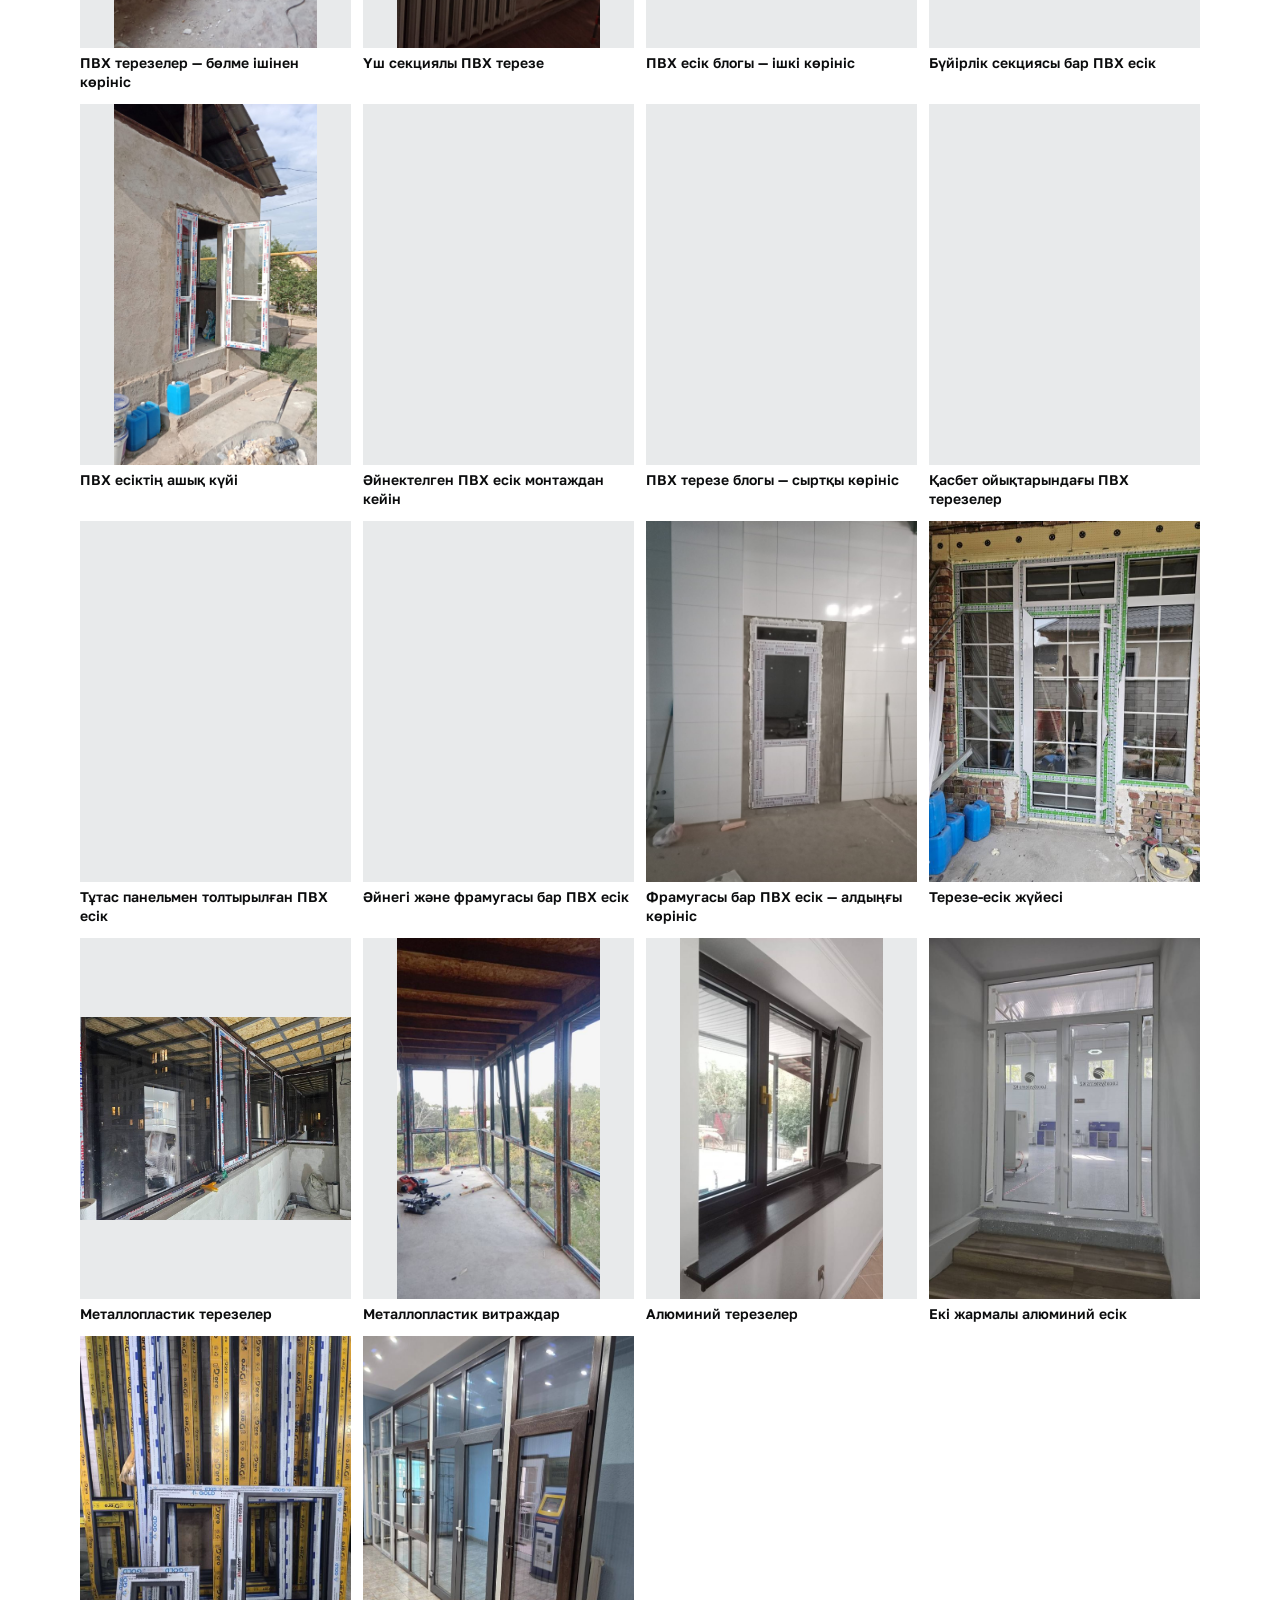
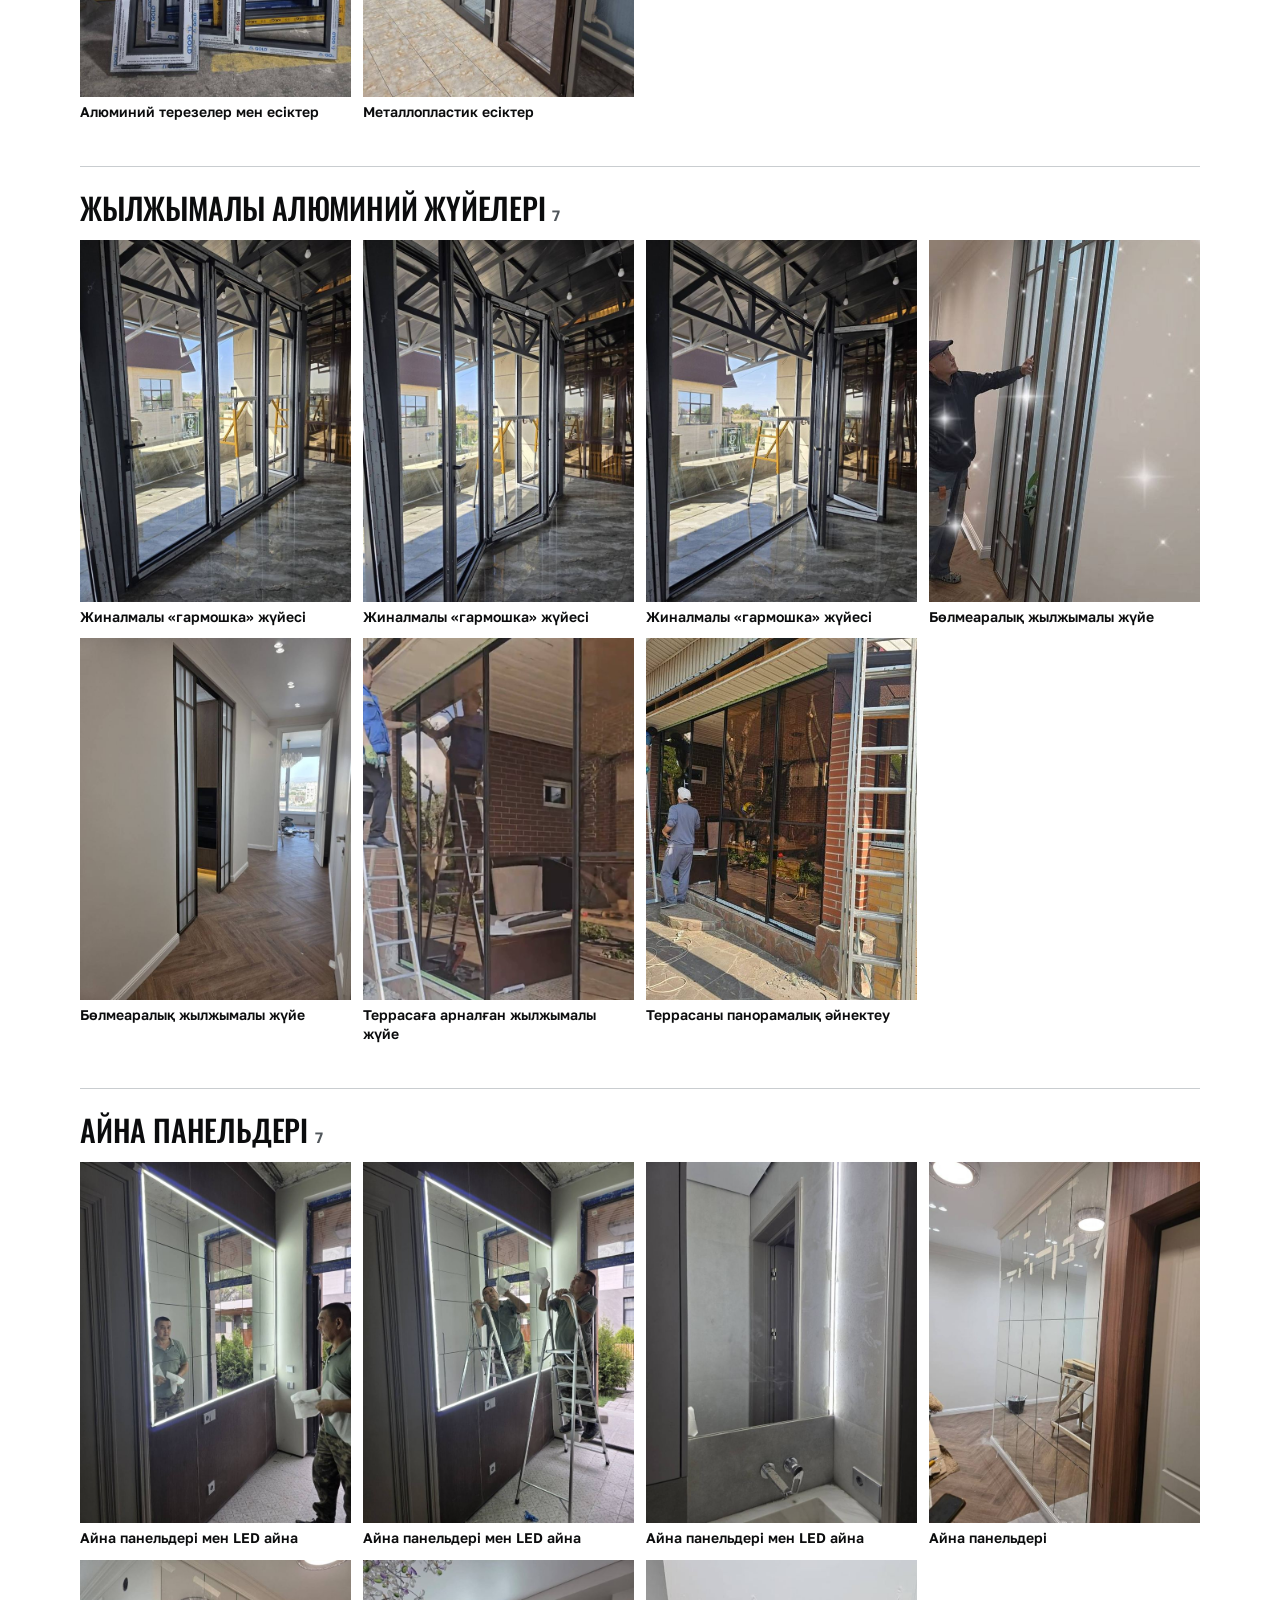
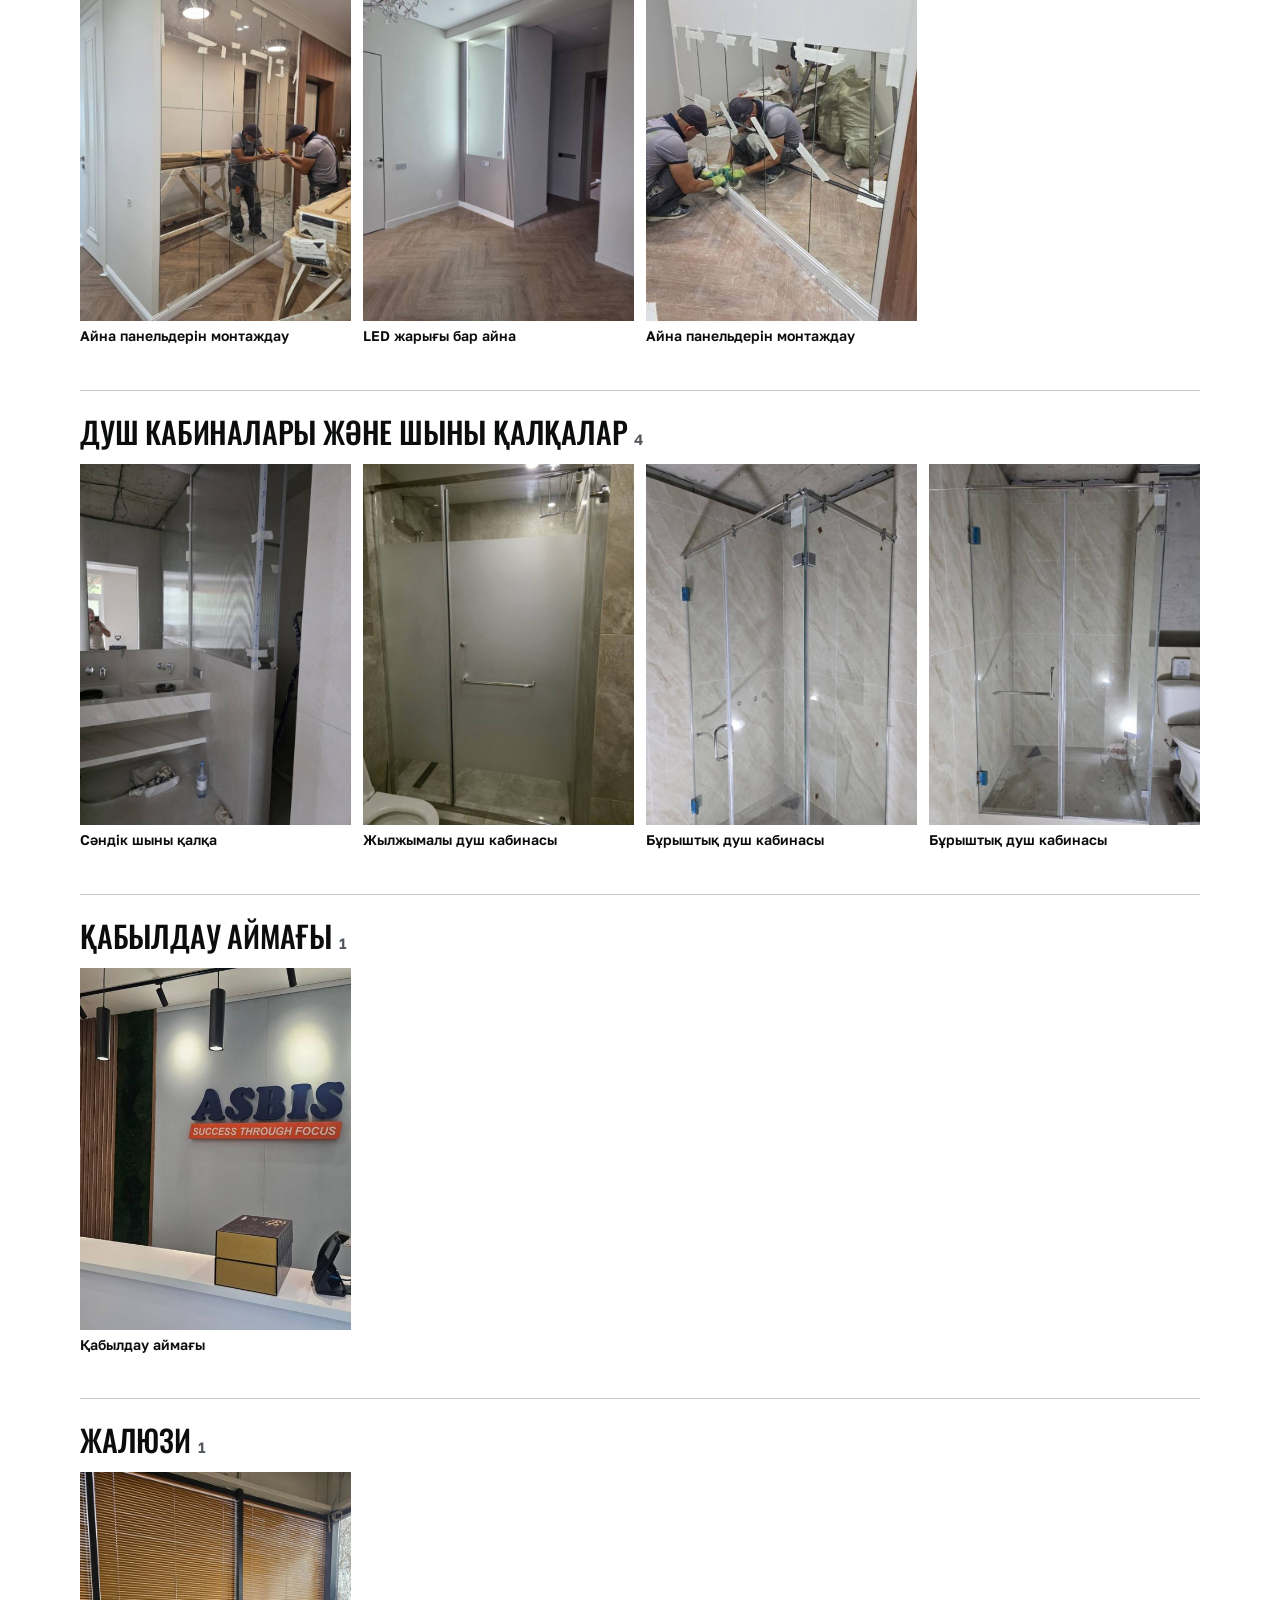
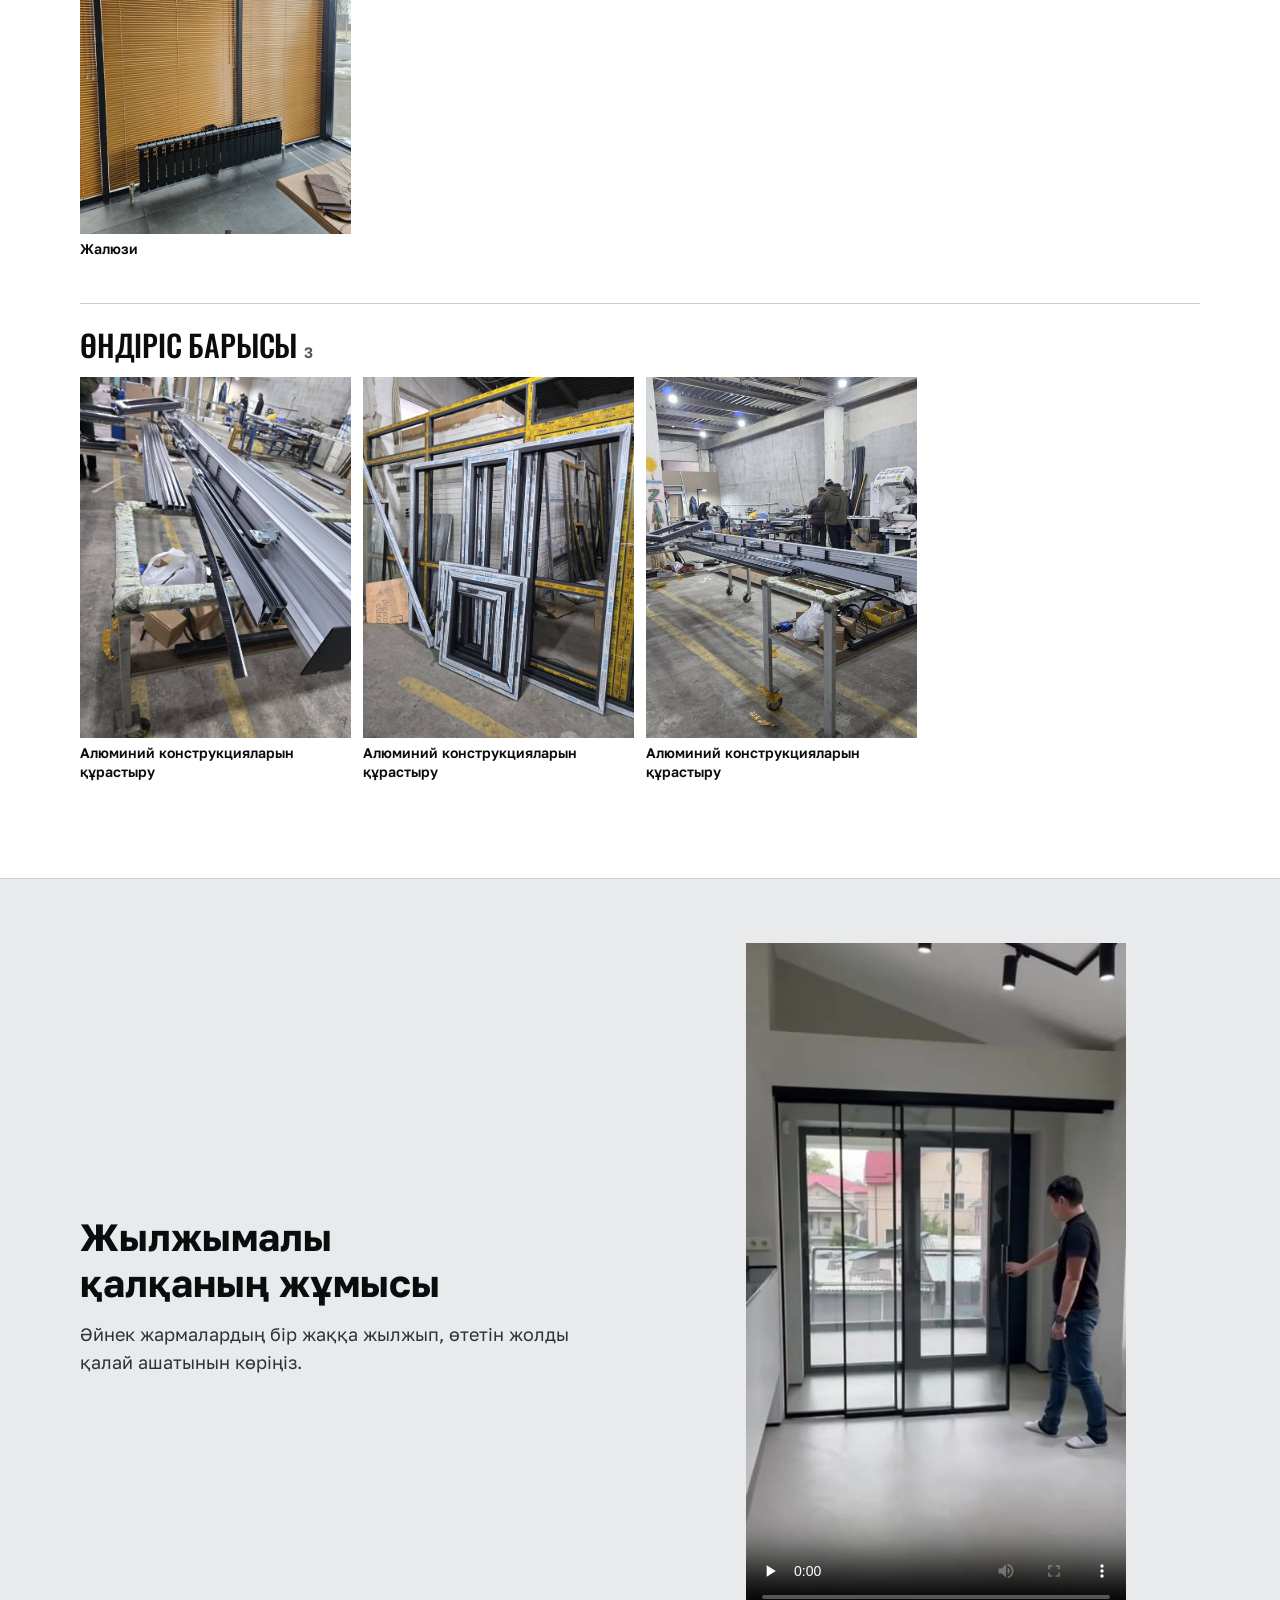
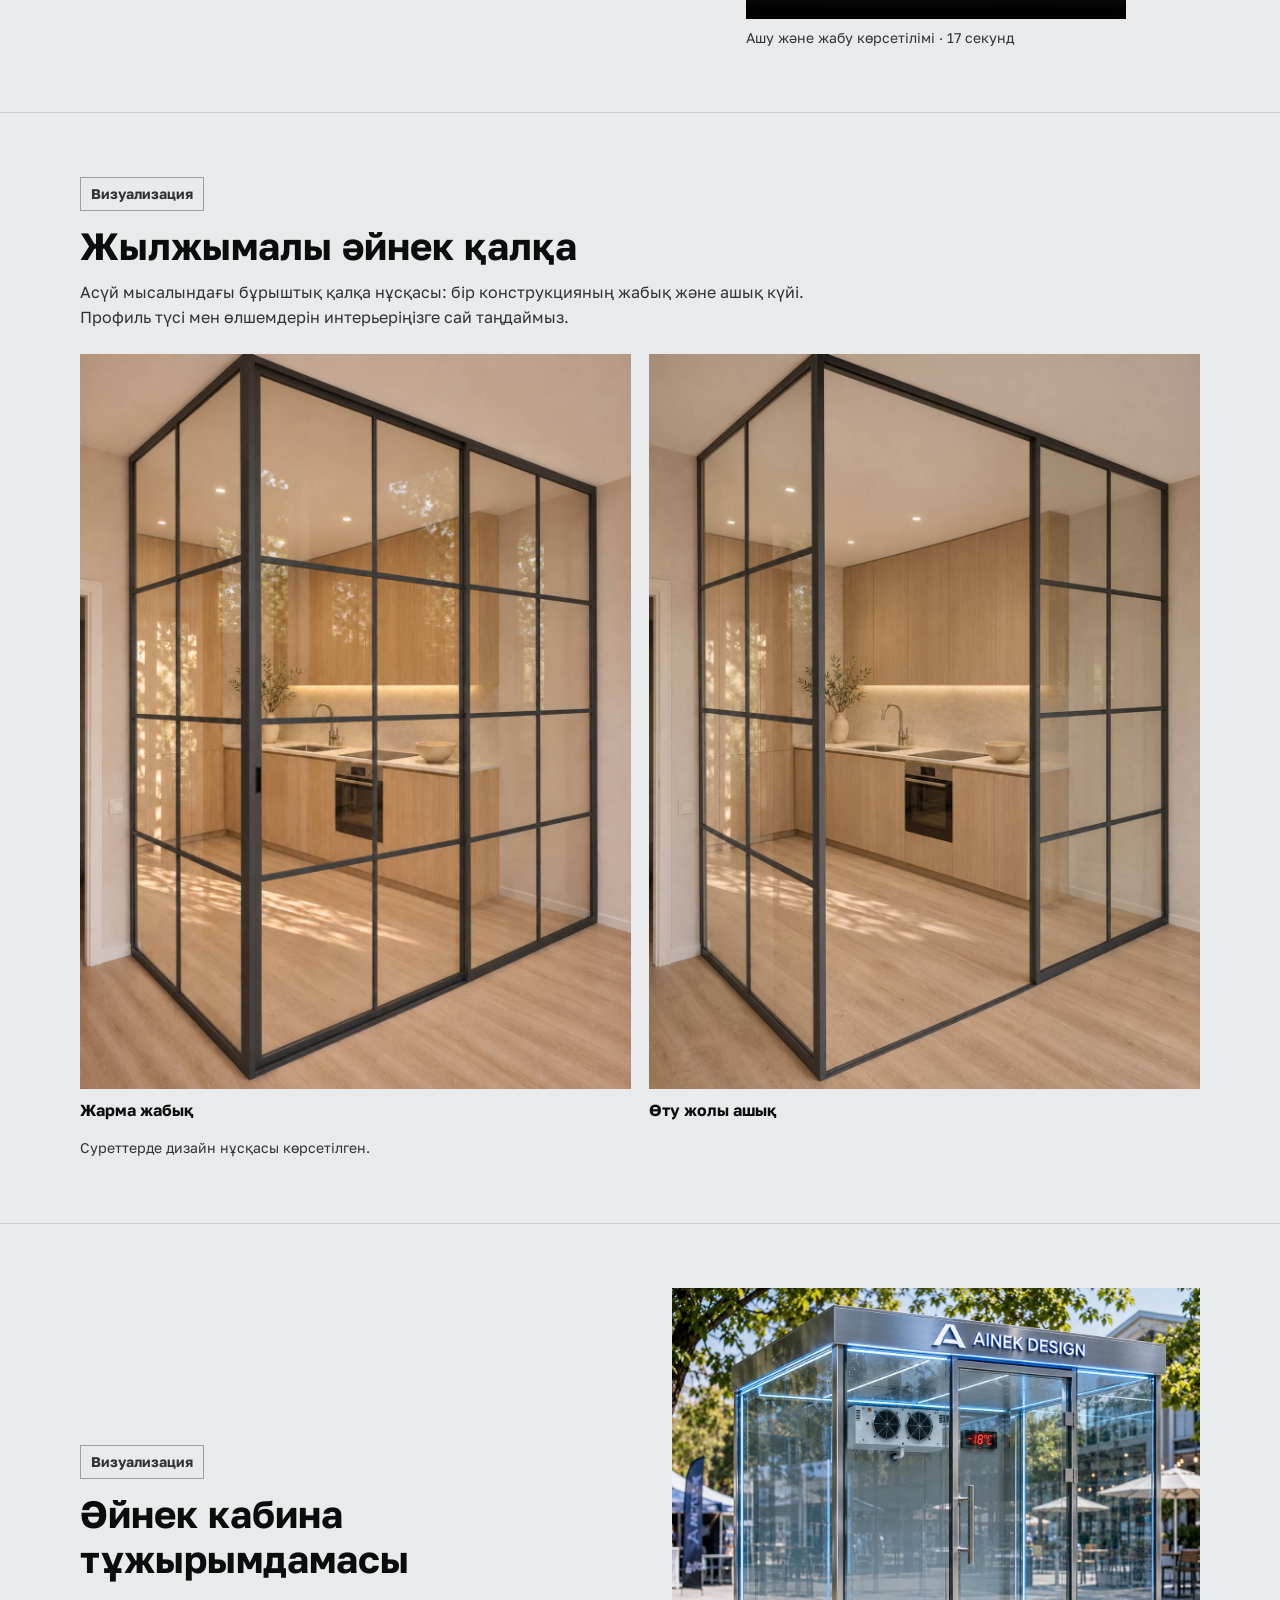
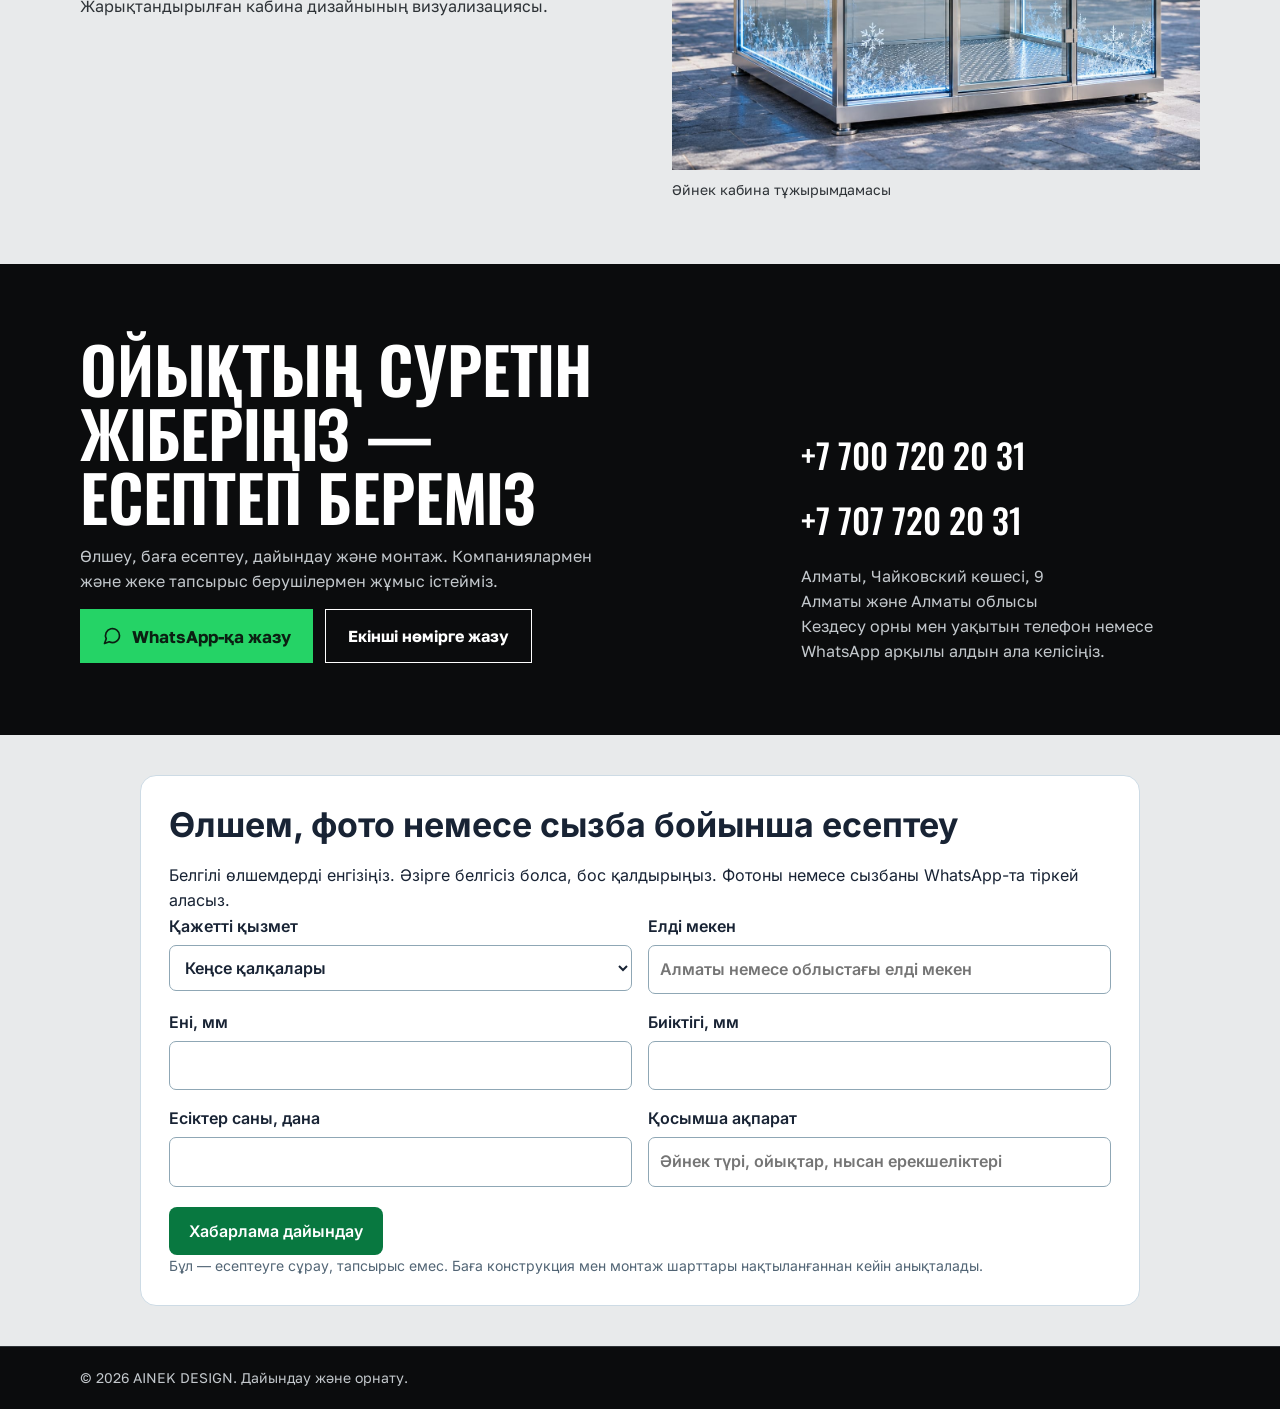
<file: works.html>
<!DOCTYPE html>
<html lang="kk">
<head>
<!-- Google tag (gtag.js) -->
<script async src="https://www.googletagmanager.com/gtag/js?id=AW-18498019293"></script>
<script>
  window.dataLayer = window.dataLayer || [];
  function gtag(){dataLayer.push(arguments);}
  gtag('js', new Date());

  gtag('config', 'AW-18498019293');
</script>
<meta content="zsVLVojeZQD0ObqI7mPWbkQCAsrrq7wA-nR4Wl2OJik" name="google-site-verification"/>
<meta charset="utf-8"/>
<meta content="width=device-width, initial-scale=1.0" name="viewport"/>
<meta content="VD5rUZbk6-TV69r6Qdjn8jq1SdS30Mp1TdHzzVbM4CM" name="google-site-verification"/>
<meta name="theme-color" content="#E8EAEB"/>
<title>Барлық жұмыстар — суреттер | AINEK DESIGN</title>
<meta content="AINEK DESIGN орындаған жұмыстардың суреттері: қасбеттер, кеңсе қалқалары, терезелер мен есіктер, гармошка, айналар, душ кабиналары. Алматы." name="description"/>
<link href="https://ainekdesign.kz/works.html" rel="canonical"/>
<link href="https://ainekdesign.kz/works.html" hreflang="kk" rel="alternate"/><link href="https://ainekdesign.kz/works-ru.html" hreflang="ru" rel="alternate"/>
<link rel="preload" href="fonts/oswald-cyrillic.woff2" as="font" type="font/woff2" crossorigin/>
<link rel="stylesheet" href="fonts.css"/>
<link rel="stylesheet" href="site.css"/>
<link rel="stylesheet" href="quote.css"><link rel="stylesheet" href="partition-visual.css"><link rel="stylesheet" href="media-showcase.css"></head>
<body>
<header class="top"><div class="wrap top-in">
<a class="brand" href="index.html">AINEK DESIGN</a>
<nav class="nav" aria-label="Бөлімдер"><a href="index.html#objects">Жұмыстар</a><a href="index.html#what">Не жасаймыз</a><a href="index.html#contact">Байланыс</a></nav>
<div class="top-act"><a class="top-phone" href="tel:+77007202031">+7 700 720 20 31</a><a class="btn btn-ink" href="https://wa.me/77007202031" rel="noopener noreferrer" target="_blank" aria-label="AINEK DESIGN компаниясына WhatsApp арқылы жазу"><svg aria-hidden="true" width="20" height="20" viewBox="0 0 24 24" fill="none" stroke="currentColor" stroke-width="2" stroke-linecap="round" stroke-linejoin="round"><path d="M21 11.5a8.4 8.4 0 0 1-12.3 7.4L3 21l2.1-5.7A8.4 8.4 0 1 1 21 11.5z"/></svg><span>WhatsApp</span></a>
<div class="lang"><a href="works.html" lang="kk" aria-current="page">ҚАЗ</a><a href="works-ru.html" lang="ru">РУС</a></div></div>
</div></header>
<main>
<section class="hero"><div class="wrap stack">
<a class="back" href="index.html">← Басты бет</a>
<h1 class="display xl">Барлық жұмыстар</h1><p class="lead">Суреттер жұмыс түрлері бойынша топтастырылған. Үлкейту үшін суретті басыңыз. Төменде қалқа бейнесі мен визуализациялар бар.</p>
<nav class="chips" aria-label="Барлық жұмыстар"><a class="chip" href="#facade">Қасбеттік жүйелер</a><a class="chip" href="#partitions">Кеңсе қалқалары</a><a class="chip" href="#doors">Терезелер мен есіктер</a><a class="chip" href="#sliding">Жылжымалы алюминий жүйелері</a><a class="chip" href="#mirrors">Айна панельдері</a><a class="chip" href="#shower">Душ кабиналары және шыны қалқалар</a><a class="chip" href="#reception">Қабылдау аймағы</a><a class="chip" href="#blinds">Жалюзи</a><a class="chip" href="#production">Өндіріс барысы</a><a class="chip" href="#partition-video">Қалқа бейнесі</a><a class="chip" href="#glass-cabin-concept">Кабина визуализациясы</a><a class="chip" href="#sliding-example">Қалқа визуализациясы</a></nav>
</div></section>
<section class="paper"><div class="wrap stack">
<div class="work-group" id="facade"><h2 class="display md">Қасбеттік жүйелер <small>7</small></h2>
<div class="grid gallery"><figure><a href="photo1.jpg.jpeg"><img src="img/photo1.jpg" alt="Қасбеттік жүйе" loading="lazy"/></a><figcaption>Қасбеттік жүйе</figcaption></figure><figure><a href="photo5.jpg.jpeg"><img src="img/photo5.jpg" alt="Қасбеттік жүйе" loading="lazy"/></a><figcaption>Қасбеттік жүйе</figcaption></figure><figure><a href="photo13.jpg.jpeg"><img src="img/photo13.jpg" alt="Қасбеттік жүйе" loading="lazy"/></a><figcaption>Қасбеттік жүйе</figcaption></figure><figure><a href="photo14.jpg.jpeg"><img src="img/photo14.jpg" alt="Қасбеттік жүйе" loading="lazy"/></a><figcaption>Қасбеттік жүйе</figcaption></figure><figure><a href="work-19-1.jpg"><img src="img/work-19-1.jpg" alt="Қасбеттік әйнектеу" loading="lazy"/></a><figcaption>Қасбеттік әйнектеу</figcaption></figure><figure><a href="work-19-2.jpg"><img src="img/work-19-2.jpg" alt="Қасбеттік әйнектеу" loading="lazy"/></a><figcaption>Қасбеттік әйнектеу</figcaption></figure><figure><a href="img/work-29-1.jpg"><img src="img/work-29-1.jpg" alt="Коммерциялық қасбетті әйнектеу" loading="lazy"/></a><figcaption>Коммерциялық қасбетті әйнектеу</figcaption></figure></div></div>
<div class="work-group" id="partitions"><h2 class="display md">Кеңсе қалқалары <small>11</small></h2>
<div class="grid gallery"><figure><a href="photo2.jpg.jpeg"><img src="img/photo2.jpg" alt="Кеңсе қалқасы" loading="lazy"/></a><figcaption>Кеңсе қалқасы</figcaption></figure><figure><a href="photo3.jpg.jpeg"><img src="img/photo3.jpg" alt="Кеңсе қалқасы" loading="lazy"/></a><figcaption>Кеңсе қалқасы</figcaption></figure><figure><a href="photo4.jpg.jpeg"><img src="img/photo4.jpg" alt="Кеңсе қалқасы" loading="lazy"/></a><figcaption>Кеңсе қалқасы</figcaption></figure><figure><a href="photo6.jpg.jpeg"><img src="img/photo6.jpg" alt="Кеңсе қалқасы" loading="lazy"/></a><figcaption>Кеңсе қалқасы</figcaption></figure><figure><a href="photo9.jpg.jpeg"><img src="img/photo9.jpg" alt="Кеңсе қалқасы" loading="lazy"/></a><figcaption>Кеңсе қалқасы</figcaption></figure><figure><a href="photo10.jpg.jpeg"><img src="img/photo10.jpg" alt="Кеңсе қалқасы" loading="lazy"/></a><figcaption>Кеңсе қалқасы</figcaption></figure><figure><a href="work-23-1.jpg"><img src="img/work-23-1.jpg" alt="Тұтас әйнек қалқа" loading="lazy"/></a><figcaption>Тұтас әйнек қалқа</figcaption></figure><figure><a href="work-24-1.jpg"><img src="img/work-24-1.jpg" alt="Кеңсе қалқасын монтаждау" loading="lazy"/></a><figcaption>Кеңсе қалқасын монтаждау</figcaption></figure><figure><a href="work-35-1.jpg"><img src="img/work-35-1.jpg" alt="Кеңсе қалқасы және есік" loading="lazy"/></a><figcaption>Кеңсе қалқасы және есік</figcaption></figure><figure><a href="work-36-1.jpg"><img src="img/work-36-1.jpg" alt="Кеңсе қалқаларын орнату" loading="lazy"/></a><figcaption>Кеңсе қалқаларын орнату</figcaption></figure><figure><a href="work-37-1.jpg"><img src="img/work-37-1.jpg" alt="Кеңсе қалқалары" loading="lazy"/></a><figcaption>Кеңсе қалқалары</figcaption></figure></div></div>
<div class="work-group" id="doors"><h2 class="display md">Терезелер мен есіктер <small>18</small></h2>
<p><a href="pvc-windows-doors.html">Металлопластик терезелер мен есіктер: дайындау және орнату</a></p>
<div class="grid gallery pvc-installation-gallery">
<figure><a href="img/pvc-installations/pvc-windows-interior.jpg"><img src="img/pvc-installations/pvc-windows-interior.jpg" width="899" height="1599" loading="lazy" decoding="async" alt="ПВХ терезелер — бөлме ішінен көрініс"></a><figcaption>ПВХ терезелер — бөлме ішінен көрініс</figcaption></figure>
<figure><a href="img/pvc-installations/pvc-window-three-sections.jpg"><img src="img/pvc-installations/pvc-window-three-sections.jpg" width="899" height="1599" loading="lazy" decoding="async" alt="Үш секциялы ПВХ терезе"></a><figcaption>Үш секциялы ПВХ терезе</figcaption></figure>
<figure><a href="img/pvc-installations/pvc-door-interior.jpg"><img src="img/pvc-installations/pvc-door-interior.jpg" width="899" height="1599" loading="lazy" decoding="async" alt="ПВХ есік блогы — ішкі көрініс"></a><figcaption>ПВХ есік блогы — ішкі көрініс</figcaption></figure>
<figure><a href="img/pvc-installations/pvc-door-side-panel.jpg"><img src="img/pvc-installations/pvc-door-side-panel.jpg" width="899" height="1599" loading="lazy" decoding="async" alt="Бүйірлік секциясы бар ПВХ есік"></a><figcaption>Бүйірлік секциясы бар ПВХ есік</figcaption></figure>
<figure><a href="img/pvc-installations/pvc-door-open.jpg"><img src="img/pvc-installations/pvc-door-open.jpg" width="899" height="1599" loading="lazy" decoding="async" alt="ПВХ есіктің ашық күйі"></a><figcaption>ПВХ есіктің ашық күйі</figcaption></figure>
<figure><a href="img/pvc-installations/pvc-glazed-door.jpg"><img src="img/pvc-installations/pvc-glazed-door.jpg" width="899" height="1599" loading="lazy" decoding="async" alt="Әйнектелген ПВХ есік монтаждан кейін"></a><figcaption>Әйнектелген ПВХ есік монтаждан кейін</figcaption></figure>
<figure><a href="img/pvc-installations/pvc-window-exterior.jpg"><img src="img/pvc-installations/pvc-window-exterior.jpg" width="899" height="1599" loading="lazy" decoding="async" alt="ПВХ терезе блогы — сыртқы көрініс"></a><figcaption>ПВХ терезе блогы — сыртқы көрініс</figcaption></figure>
<figure><a href="img/pvc-installations/pvc-window-blocks-exterior.jpg"><img src="img/pvc-installations/pvc-window-blocks-exterior.jpg" width="899" height="1599" loading="lazy" decoding="async" alt="Қасбет ойықтарындағы ПВХ терезелер"></a><figcaption>Қасбет ойықтарындағы ПВХ терезелер</figcaption></figure>
<figure><a href="img/pvc-installations/pvc-solid-door.jpg"><img src="img/pvc-installations/pvc-solid-door.jpg" width="899" height="1599" loading="lazy" decoding="async" alt="Тұтас панельмен толтырылған ПВХ есік"></a><figcaption>Тұтас панельмен толтырылған ПВХ есік</figcaption></figure>
<figure><a href="img/pvc-installations/pvc-door-transom-side.jpg"><img src="img/pvc-installations/pvc-door-transom-side.jpg" width="1200" height="1600" loading="lazy" decoding="async" alt="Әйнегі және фрамугасы бар ПВХ есік"></a><figcaption>Әйнегі және фрамугасы бар ПВХ есік</figcaption></figure>
<figure><a href="img/pvc-installations/pvc-door-transom-front.jpg"><img src="img/pvc-installations/pvc-door-transom-front.jpg" width="1200" height="1600" loading="lazy" decoding="async" alt="Фрамугасы бар ПВХ есік — алдыңғы көрініс"></a><figcaption>Фрамугасы бар ПВХ есік — алдыңғы көрініс</figcaption></figure>
<figure><a href="photo7.jpg.jpeg"><img src="img/photo7.jpg" alt="Терезе-есік жүйесі" loading="lazy"/></a><figcaption>Терезе-есік жүйесі</figcaption></figure><figure><a href="photo8.jpg.jpeg"><img src="img/photo8.jpg" alt="Металлопластик терезелер" loading="lazy"/></a><figcaption>Металлопластик терезелер</figcaption></figure><figure><a href="work-16-1.jpg"><img src="img/work-16-1.jpg" alt="Металлопластик витраждар" loading="lazy"/></a><figcaption>Металлопластик витраждар</figcaption></figure><figure><a href="work-17-1.jpg"><img src="img/work-17-1.jpg" alt="Алюминий терезелер" loading="lazy"/></a><figcaption>Алюминий терезелер</figcaption></figure><figure><a href="work-20-1.jpg"><img src="img/work-20-1.jpg" alt="Екі жармалы алюминий есік" loading="lazy"/></a><figcaption>Екі жармалы алюминий есік</figcaption></figure><figure><a href="work-21-1.jpg"><img src="img/work-21-1.jpg" alt="Алюминий терезелер мен есіктер" loading="lazy"/></a><figcaption>Алюминий терезелер мен есіктер</figcaption></figure><figure><a href="work-34-1.jpg"><img src="img/work-34-1.jpg" alt="Металлопластик есіктер" loading="lazy"/></a><figcaption>Металлопластик есіктер</figcaption></figure></div></div>
<div class="work-group" id="sliding"><h2 class="display md">Жылжымалы алюминий жүйелері <small>7</small></h2>
<div class="grid gallery"><figure><a href="work-15-1.jpg"><img src="img/work-15-1.jpg" alt="Жиналмалы «гармошка» жүйесі" loading="lazy"/></a><figcaption>Жиналмалы «гармошка» жүйесі</figcaption></figure><figure><a href="work-15-2.jpg"><img src="img/work-15-2.jpg" alt="Жиналмалы «гармошка» жүйесі" loading="lazy"/></a><figcaption>Жиналмалы «гармошка» жүйесі</figcaption></figure><figure><a href="work-15-3.jpg"><img src="img/work-15-3.jpg" alt="Жиналмалы «гармошка» жүйесі" loading="lazy"/></a><figcaption>Жиналмалы «гармошка» жүйесі</figcaption></figure><figure><a href="work-18-1.jpg"><img src="img/work-18-1.jpg" alt="Бөлмеаралық жылжымалы жүйе" loading="lazy"/></a><figcaption>Бөлмеаралық жылжымалы жүйе</figcaption></figure><figure><a href="work-22-1.jpg"><img src="img/work-22-1.jpg" alt="Бөлмеаралық жылжымалы жүйе" loading="lazy"/></a><figcaption>Бөлмеаралық жылжымалы жүйе</figcaption></figure><figure><a href="work-28-1.jpg"><img src="img/work-28-1.jpg" alt="Террасаға арналған жылжымалы жүйе" loading="lazy"/></a><figcaption>Террасаға арналған жылжымалы жүйе</figcaption></figure><figure><a href="work-40-1.jpeg"><img src="img/work-40-1.jpg" alt="Террасаны панорамалық әйнектеу" loading="lazy"/></a><figcaption>Террасаны панорамалық әйнектеу</figcaption></figure></div></div>
<div class="work-group" id="mirrors"><h2 class="display md">Айна панельдері <small>7</small></h2>
<div class="grid gallery"><figure><a href="work-25-1.jpg"><img src="img/work-25-1.jpg" alt="Айна панельдері мен LED айна" loading="lazy"/></a><figcaption>Айна панельдері мен LED айна</figcaption></figure><figure><a href="work-25-2.jpg"><img src="img/work-25-2.jpg" alt="Айна панельдері мен LED айна" loading="lazy"/></a><figcaption>Айна панельдері мен LED айна</figcaption></figure><figure><a href="work-25-3.jpg"><img src="img/work-25-3.jpg" alt="Айна панельдері мен LED айна" loading="lazy"/></a><figcaption>Айна панельдері мен LED айна</figcaption></figure><figure><a href="work-41-1.jpg"><img src="img/work-41-1.jpg" alt="Айна панельдері" loading="lazy"/></a><figcaption>Айна панельдері</figcaption></figure><figure><a href="work-42-1.jpg"><img src="img/work-42-1.jpg" alt="Айна панельдерін монтаждау" loading="lazy"/></a><figcaption>Айна панельдерін монтаждау</figcaption></figure><figure><a href="work-43-1.jpg"><img src="img/work-43-1.jpg" alt="LED жарығы бар айна" loading="lazy"/></a><figcaption>LED жарығы бар айна</figcaption></figure><figure><a href="work-44-1.jpg"><img src="img/work-44-1.jpg" alt="Айна панельдерін монтаждау" loading="lazy"/></a><figcaption>Айна панельдерін монтаждау</figcaption></figure></div></div>
<div class="work-group" id="shower"><h2 class="display md">Душ кабиналары және шыны қалқалар <small>4</small></h2>
<div class="grid gallery"><figure><a href="work-26-1.jpg"><img src="img/work-26-1.jpg" alt="Сәндік шыны қалқа" loading="lazy"/></a><figcaption>Сәндік шыны қалқа</figcaption></figure><figure><a href="work-30-1.jpg"><img src="img/work-30-1.jpg" alt="Жылжымалы душ кабинасы" loading="lazy"/></a><figcaption>Жылжымалы душ кабинасы</figcaption></figure><figure><a href="work-31-1.jpg"><img src="img/work-31-1.jpg" alt="Бұрыштық душ кабинасы" loading="lazy"/></a><figcaption>Бұрыштық душ кабинасы</figcaption></figure><figure><a href="work-31-2.jpg"><img src="img/work-31-2.jpg" alt="Бұрыштық душ кабинасы" loading="lazy"/></a><figcaption>Бұрыштық душ кабинасы</figcaption></figure></div></div>
<div class="work-group" id="reception"><h2 class="display md">Қабылдау аймағы <small>1</small></h2>
<div class="grid gallery"><figure><a href="photo12.jpg.jpeg"><img src="img/photo12.jpg" alt="Қабылдау аймағы" loading="lazy"/></a><figcaption>Қабылдау аймағы</figcaption></figure></div></div>
<div class="work-group" id="blinds"><h2 class="display md">Жалюзи <small>1</small></h2>
<div class="grid gallery"><figure><a href="photo11.jpg.jpeg"><img src="img/photo11.jpg" alt="Жалюзи" loading="lazy"/></a><figcaption>Жалюзи</figcaption></figure></div></div>
<div class="work-group" id="production"><h2 class="display md">Өндіріс барысы <small>3</small></h2>
<div class="grid gallery"><figure><a href="work-39-1.jpg"><img src="img/work-39-1.jpg" alt="Алюминий конструкцияларын құрастыру" loading="lazy"/></a><figcaption>Алюминий конструкцияларын құрастыру</figcaption></figure><figure><a href="work-39-2.jpg"><img src="img/work-39-2.jpg" alt="Алюминий конструкцияларын құрастыру" loading="lazy"/></a><figcaption>Алюминий конструкцияларын құрастыру</figcaption></figure><figure><a href="work-39-3.jpg"><img src="img/work-39-3.jpg" alt="Алюминий конструкцияларын құрастыру" loading="lazy"/></a><figcaption>Алюминий конструкцияларын құрастыру</figcaption></figure></div></div>
</div></section>
<section class="media-showcase" id="partition-video" aria-labelledby="partition-video-title"><div class="wrap media-showcase-layout">
<div class="media-showcase-copy"><h2 id="partition-video-title">Жылжымалы қалқаның жұмысы</h2><p>Әйнек жармалардың бір жаққа жылжып, өтетін жолды қалай ашатынын көріңіз.</p></div>
<figure class="media-video"><video controls playsinline preload="none" width="478" height="850" poster="img/sliding-partition-video-poster.jpg" aria-label="Жылжымалы қалқаның жұмысы" aria-describedby="partition-video-caption"><source src="media/sliding-partition-demo.mp4" type="video/mp4"><a href="media/sliding-partition-demo.mp4">Бейнені ашу</a></video><figcaption id="partition-video-caption">Ашу және жабу көрсетілімі · 17 секунд</figcaption></figure>
</div></section>
<section class="partition-visual" id="sliding-example" aria-labelledby="sliding-example-title"><div class="wrap">
<div class="partition-visual-heading"><span class="partition-visual-label">Визуализация</span><h2 id="sliding-example-title">Жылжымалы әйнек қалқа</h2><p>Асүй мысалындағы бұрыштық қалқа нұсқасы: бір конструкцияның жабық және ашық күйі. Профиль түсі мен өлшемдерін интерьеріңізге сай таңдаймыз.</p></div>
<div class="partition-visual-grid gallery"><figure><a href="img/sliding-partition-closed.jpg"><img src="img/sliding-partition-closed.jpg" width="1152" height="1536" loading="lazy" decoding="async" alt="Жылжымалы әйнек қалқа — жарма жабық, визуализация"></a><figcaption>Жарма жабық</figcaption></figure><figure><a href="img/sliding-partition-open.jpg"><img src="img/sliding-partition-open.jpg" width="1152" height="1536" loading="lazy" decoding="async" alt="Жылжымалы әйнек қалқа — өту жолы ашық, визуализация"></a><figcaption>Өту жолы ашық</figcaption></figure></div>
<p class="partition-visual-note">Суреттерде дизайн нұсқасы көрсетілген.</p>
</div></section>
<section class="partition-visual" id="glass-cabin-concept" aria-labelledby="glass-cabin-title"><div class="wrap media-showcase-layout">
<div class="partition-visual-heading"><span class="partition-visual-label">Визуализация</span><h2 id="glass-cabin-title">Әйнек кабина тұжырымдамасы</h2><p>Жарықтандырылған кабина дизайнының визуализациясы.</p></div>
<div class="gallery cabin-concept-gallery"><figure><a href="img/glass-cabin-concept.jpg"><img src="img/glass-cabin-concept.jpg" width="1312" height="1199" loading="lazy" decoding="async" alt="Жарықтандырылған AINEK DESIGN әйнек кабинасы — визуализация"></a><figcaption>Әйнек кабина тұжырымдамасы</figcaption></figure></div>
</div></section>
</main>
<section class="dark" id="contact"><div class="wrap contact">
<div class="contact-main"><h2 class="display xl">Ойықтың суретін жіберіңіз — есептеп береміз</h2><p>Өлшеу, баға есептеу, дайындау және монтаж. Компаниялармен және жеке тапсырыс берушілермен жұмыс істейміз.</p>
<div class="actions"><a class="btn btn-wa-light" href="https://wa.me/77007202031" rel="noopener noreferrer" target="_blank"><svg aria-hidden="true" width="20" height="20" viewBox="0 0 24 24" fill="none" stroke="currentColor" stroke-width="2" stroke-linecap="round" stroke-linejoin="round"><path d="M21 11.5a8.4 8.4 0 0 1-12.3 7.4L3 21l2.1-5.7A8.4 8.4 0 1 1 21 11.5z"/></svg><span>WhatsApp-қа жазу</span></a><a class="btn btn-line-light" href="https://wa.me/77077202031" rel="noopener noreferrer" target="_blank">Екінші нөмірге жазу</a></div></div>
<div class="contact-side"><a class="phone" href="tel:+77007202031">+7 700 720 20 31</a><a class="phone" href="tel:+77077202031">+7 707 720 20 31</a>
<p>Алматы, Чайковский көшесі, 9<br/>Алматы және Алматы облысы<br/>Кездесу орны мен уақытын телефон немесе WhatsApp арқылы алдын ала келісіңіз.</p></div>
</div></section>
<footer class="foot"><div class="wrap">© 2026 AINEK DESIGN. Дайындау және орнату.</div></footer>
<div aria-label="Фото галереясы" aria-modal="true" class="lightbox" id="lightbox" role="dialog" hidden><button type="button" aria-label="Жабу" class="lb-close">×</button><button type="button" aria-label="Алдыңғы" class="lb-prev">‹</button><img alt=""/><button type="button" aria-label="Келесі" class="lb-next">›</button><div class="lb-count"></div></div>
<script src="site.js" defer></script>
<script src="quote.js" defer></script></body>
</html>
</file>
<file: fonts.css>
@font-face{font-family:Inter;font-style:normal;font-weight:400 900;font-display:swap;src:url(fonts/inter-cyrillic-ext.woff2) format('woff2');unicode-range:U+0460-052F,U+1C80-1C8A,U+20B4,U+2DE0-2DFF,U+A640-A69F,U+FE2E-FE2F}
@font-face{font-family:Inter;font-style:normal;font-weight:400 900;font-display:swap;src:url(fonts/inter-cyrillic.woff2) format('woff2');unicode-range:U+0301,U+0400-045F,U+0490-0491,U+04B0-04B1,U+2116}
@font-face{font-family:Inter;font-style:normal;font-weight:400 900;font-display:swap;src:url(fonts/inter-latin.woff2) format('woff2');unicode-range:U+0000-00FF,U+0131,U+0152-0153,U+02BB-02BC,U+02C6,U+02DA,U+02DC,U+0304,U+0308,U+0329,U+2000-206F,U+20AC,U+2122,U+2191,U+2193,U+2212,U+2215,U+FEFF,U+FFFD}
button,input,select,textarea{font-family:inherit}
/* design E */
@font-face{font-family:'Oswald';font-style:normal;font-weight:500 600;font-display:swap;src:url(fonts/oswald-cyrillic-ext.woff2) format('woff2');unicode-range:U+0460-052F,U+1C80-1C8A,U+20B4,U+2DE0-2DFF,U+A640-A69F,U+FE2E-FE2F}
@font-face{font-family:'Oswald';font-style:normal;font-weight:500 600;font-display:swap;src:url(fonts/oswald-cyrillic.woff2) format('woff2');unicode-range:U+0301,U+0400-045F,U+0490-0491,U+04B0-04B1,U+2116}
@font-face{font-family:'Oswald';font-style:normal;font-weight:500 600;font-display:swap;src:url(fonts/oswald-latin.woff2) format('woff2');unicode-range:U+0000-00FF,U+0131,U+0152-0153,U+02BB-02BC,U+02C6,U+02DA,U+02DC,U+0304,U+0308,U+0329,U+2000-206F,U+20AC,U+2122,U+2191,U+2193,U+2212,U+2215,U+FEFF,U+FFFD}
@font-face{font-family:'Golos Text';font-style:normal;font-weight:400 700;font-display:swap;src:url(fonts/golos-cyrillic-ext.woff2) format('woff2');unicode-range:U+0460-052F,U+1C80-1C8A,U+20B4,U+2DE0-2DFF,U+A640-A69F,U+FE2E-FE2F}
@font-face{font-family:'Golos Text';font-style:normal;font-weight:400 700;font-display:swap;src:url(fonts/golos-cyrillic.woff2) format('woff2');unicode-range:U+0301,U+0400-045F,U+0490-0491,U+04B0-04B1,U+2116}
@font-face{font-family:'Golos Text';font-style:normal;font-weight:400 700;font-display:swap;src:url(fonts/golos-latin.woff2) format('woff2');unicode-range:U+0000-00FF,U+0131,U+0152-0153,U+02BB-02BC,U+02C6,U+02DA,U+02DC,U+0304,U+0308,U+0329,U+2000-206F,U+20AC,U+2122,U+2191,U+2193,U+2212,U+2215,U+FEFF,U+FFFD}
</file>
<file: site.css>
/* AINEK DESIGN — дизайн E «Объекты». Портфолио: крупные фото объектов, бетонно-серый фон, чёрный текст. */
:root{
  --bg:#E8EAEB;--paper:#FFFFFF;--ink:#0B0C0D;--text:#2E3337;--muted:#50565B;
  --line:#C9CDD0;--line-strong:#9AA1A6;--dark-text:#C3C8CC;
  --wa:#0E7A35;--wa-hover:#0A5F29;--wa-light:#25D366;--focus:#E39B00;
  --display:'Oswald','Arial Narrow',Arial,sans-serif;
  --body:'Golos Text',Inter,Arial,sans-serif;
}
*{box-sizing:border-box}
html{scroll-behavior:smooth;scroll-padding-top:84px;-webkit-text-size-adjust:100%}
body{margin:0;background:var(--bg);color:var(--ink);font-family:var(--body);font-size:16px;line-height:1.55}
img{max-width:100%;display:block}
a{color:var(--ink)}
a:focus-visible,button:focus-visible,summary:focus-visible{outline:3px solid var(--focus);outline-offset:3px}
h1,h2,h3{margin:0;text-wrap:balance}
p{margin:0}
.wrap{max-width:1200px;margin:0 auto;padding-left:max(16px,env(safe-area-inset-left,0px));padding-right:max(16px,env(safe-area-inset-right,0px))}
@media(min-width:700px){.wrap{padding-left:40px;padding-right:40px}}
.stack{display:flex;flex-direction:column;gap:20px}
.display{font-family:var(--display);font-weight:600;text-transform:uppercase;line-height:1.05;letter-spacing:-.2px}
.display.xl{font-size:clamp(32px,5vw,64px);line-height:1}
.display.lg{font-size:clamp(28px,3.6vw,44px)}
.display.md{font-size:clamp(22px,2.4vw,30px);font-weight:500;line-height:1.1}
.eyebrow{font-size:13px;font-weight:700;letter-spacing:1px;text-transform:uppercase;color:var(--muted)}
section{padding-block:clamp(40px,6vw,72px)}
.paper{background:var(--paper)}

/* кнопки */
.btn{display:inline-flex;align-items:center;justify-content:center;gap:10px;min-height:48px;padding:0 22px;font-weight:700;font-size:16px;text-decoration:none;text-align:center;line-height:1.25;border:0;cursor:pointer}
.btn-wa{background:var(--wa);color:#fff;min-height:54px;font-size:17px}.btn-wa:hover{background:var(--wa-hover);color:#fff}
.btn-ink{background:var(--ink);color:#fff}.btn-ink:hover{background:#2E3337;color:#fff}
.btn-wa-light{background:var(--wa-light);color:#0B1F12;min-height:54px;font-size:17px}.btn-wa-light:hover{background:#4BE07F;color:#0B1F12}
.btn-line-light{border:1px solid #fff;color:#fff;min-height:54px}.btn-line-light:hover{background:#fff;color:var(--ink)}
.actions{display:flex;flex-wrap:wrap;gap:12px}

/* шапка */
.top{position:sticky;top:0;z-index:20;background:var(--bg);border-bottom:1px solid var(--line)}
.top-in{display:flex;align-items:center;justify-content:space-between;gap:10px 24px;min-height:64px}
.brand{font-family:var(--display);font-weight:600;font-size:22px;letter-spacing:1px;text-decoration:none;white-space:nowrap;padding:8px 0}
.nav{display:flex;gap:24px;font-weight:600;font-size:15px}
.nav a{text-decoration:none;padding:10px 0}.nav a:hover{text-decoration:underline;text-underline-offset:5px}
.top-act{display:flex;align-items:center;gap:12px}
.top-phone{font-weight:700;text-decoration:none;white-space:nowrap}
.top .btn{min-height:44px;padding:0 14px;font-size:15px}
.lang{display:flex;font-size:13px;font-weight:700}
.lang a{padding:12px 7px;color:var(--muted);text-decoration:none}
.lang a[aria-current="page"]{color:var(--ink);text-decoration:underline;text-underline-offset:5px}
@media(max-width:900px){.nav,.top-phone{display:none}}
@media(max-width:400px){.top-in{column-gap:10px}.brand{font-size:19px}.top-act{gap:6px}.top .btn{padding:0 12px}}
@media(max-width:350px){.top .btn span{display:none}}

/* первый экран */
.hero{padding-block:clamp(16px,3vw,32px) clamp(32px,5vw,56px)}
.hero-in{display:flex;flex-direction:column;gap:22px}
.hero-h1{font-size:clamp(34px,6vw,80px);line-height:1;max-width:1000px}
.hero-h1 span{display:block;color:var(--muted);font-size:.55em;margin-top:.25em}
.mosaic{display:flex;flex-wrap:wrap;gap:10px}
.mosaic-big{flex:2 1 420px;min-width:0;height:clamp(260px,38vw,500px);object-fit:cover}
.mosaic-grid{flex:1 1 280px;min-width:0;display:grid;grid-template-columns:repeat(2,minmax(0,1fr));gap:10px}
.mosaic-grid img{width:100%;height:100%;min-height:140px;max-height:245px;object-fit:cover}
.hero-foot{display:flex;flex-wrap:wrap;align-items:center;justify-content:space-between;gap:16px 32px}
.hero-foot p{max-width:580px;font-size:18px;color:var(--text)}
@media(max-width:520px){.hero-foot .btn{width:100%}}

/* объекты */
.chips{display:flex;flex-wrap:wrap;gap:8px}
.chip{display:inline-flex;align-items:center;min-height:44px;padding:0 16px;border:1px solid var(--line-strong);background:transparent;color:var(--ink);font:600 15px/1.2 var(--body);text-decoration:none;cursor:pointer}
.chip:hover{border-color:var(--ink)}
.chip[aria-pressed="true"]{background:var(--ink);border-color:var(--ink);color:#fff}
.project{display:flex;flex-wrap:wrap;gap:16px 40px;padding-block:28px;border-top:1px solid var(--line)}
.project[hidden]{display:none}
.project-photos{flex:2 1 460px;min-width:0;display:flex;gap:10px}
.project-photos a:first-child{flex:2 1 0}.project-photos a:last-child{flex:1 1 0}
.project-photos a{min-width:0;cursor:zoom-in}
.project-photos img{width:100%;height:clamp(240px,30vw,380px);object-fit:cover}
.project-text{flex:1 1 280px;min-width:0;display:flex;flex-direction:column;gap:10px}
.project-text p{color:var(--text)}
.specs{margin:4px 0 0;font-size:15px}
.specs div{display:flex;gap:12px;padding:8px 0;border-top:1px solid #E1E4E6}
.specs div:last-child{border-bottom:1px solid #E1E4E6}
.specs dt{flex:0 0 110px;color:var(--muted)}.specs dd{margin:0}
.more{align-self:flex-start;font-weight:700;padding:12px 0}
.all{align-self:flex-start;min-height:54px;font-size:17px}

/* услуги, шаги, цена, вопросы */
.split{display:flex;flex-wrap:wrap;gap:24px 64px}
.split>h2,.price-main{flex:1 1 280px;min-width:0}
.services,.factors,.steps{flex:2 1 520px;min-width:0;margin:0;padding:0;list-style:none}
.services{display:grid;grid-template-columns:repeat(auto-fill,minmax(min(100%,250px),1fr));gap:0 32px}
.services a{display:flex;justify-content:space-between;gap:12px;padding:13px 0;border-top:1px solid var(--line-strong);font-size:17px;font-weight:600;text-decoration:none}
.services a:hover{text-decoration:underline;text-underline-offset:5px}
.steps-wrap{margin-top:clamp(40px,6vw,64px)}
.steps{display:grid;grid-template-columns:repeat(auto-fit,minmax(140px,1fr));gap:20px}
.steps li{display:flex;flex-direction:column;gap:4px;border-top:2px solid var(--ink);padding-top:12px}
.steps .num{font-family:var(--display);font-size:24px;font-weight:600;line-height:1}
.steps li span:last-child{color:var(--text);font-size:15px}
.price-main{display:flex;flex-direction:column;gap:12px;align-items:flex-start}
.price{font-family:var(--display);font-weight:600;font-size:clamp(36px,5vw,56px);line-height:1}
.price-main p:not(.price){color:var(--text)}
.factors li{padding:13px 0;border-top:1px solid var(--line)}.factors li:last-child{border-bottom:1px solid var(--line)}
.faq{flex:2 1 520px;min-width:0}
.faq details{border-top:1px solid var(--line-strong)}.faq details:last-child{border-bottom:1px solid var(--line-strong)}
.faq summary{cursor:pointer;padding:16px 0;font-size:18px;font-weight:600;list-style-position:outside}
.faq details p{padding:0 0 16px;color:var(--text)}

/* контакты */
.dark{background:var(--ink);color:#fff}
.contact{display:flex;flex-wrap:wrap;align-items:flex-end;gap:28px 64px}
.contact-main{flex:2 1 420px;min-width:0;display:flex;flex-direction:column;gap:16px}
.contact-main p{color:var(--dark-text);max-width:540px}
.contact-side{flex:1 1 280px;min-width:0;display:flex;flex-direction:column;gap:4px}
.contact-side p{margin-top:10px;color:var(--dark-text)}
.phone{font-family:var(--display);font-weight:500;font-size:clamp(26px,3vw,34px);color:#fff;text-decoration:none;padding:4px 0}
.foot{background:var(--ink);color:var(--dark-text);border-top:1px solid #2E3337;font-size:14px;padding-block:20px calc(20px + env(safe-area-inset-bottom,0px))}

/* страница всех работ */
.back{font-weight:600;padding:8px 0;align-self:flex-start}
.lead{font-size:18px;color:var(--text);max-width:640px}
.work-group{display:flex;flex-direction:column;gap:16px;padding-block:24px;border-top:1px solid var(--line)}
.work-group:first-child{border-top:0;padding-top:0}
.work-group small{font-family:var(--body);font-size:15px;font-weight:600;color:var(--muted);letter-spacing:0}
.grid{display:grid;grid-template-columns:repeat(auto-fill,minmax(min(100%,230px),1fr));gap:12px}
.grid figure{margin:0;display:flex;flex-direction:column;gap:6px}
.grid a{cursor:zoom-in}
.grid img{width:100%;aspect-ratio:3/4;object-fit:cover}
.grid figcaption{font-size:14px;font-weight:600;line-height:1.35}
@media(max-width:420px){.grid{grid-template-columns:repeat(2,minmax(0,1fr));gap:8px}.grid figcaption{font-size:13px}}

/* просмотр фото */
.lightbox{position:fixed;inset:0;z-index:100;background:rgba(8,9,10,.95);display:flex;align-items:center;justify-content:center;flex-direction:column;padding:56px 64px}
.lightbox[hidden]{display:none}
.lightbox img{max-width:100%;max-height:calc(100vh - 140px);object-fit:contain}
.lightbox button{position:absolute;min-width:48px;min-height:48px;background:#fff;color:var(--ink);border:0;cursor:pointer;font-size:26px;line-height:1}
.lb-close{top:max(12px,env(safe-area-inset-top,0px));right:max(12px,env(safe-area-inset-right,0px))}
.lb-prev{left:max(8px,env(safe-area-inset-left,0px));top:50%;transform:translateY(-50%)}
.lb-next{right:max(8px,env(safe-area-inset-right,0px));top:50%;transform:translateY(-50%)}
.lb-count{color:#fff;margin-top:12px;text-align:center;font-size:15px}
@media(max-width:600px){.lightbox{padding:64px 12px 72px}.lb-prev,.lb-next{top:auto;bottom:max(12px,env(safe-area-inset-bottom,0px));transform:none}}
@media(prefers-reduced-motion:reduce){html{scroll-behavior:auto}}
</file>
<file: quote.css>
.quote-box{max-width:1000px;margin:40px auto;padding:28px;border:1px solid #cddbe5;border-radius:16px;background:#fff;color:#182334;font:16px/1.6 Inter,Arial,sans-serif;box-sizing:border-box}.quote-box h2{font-size:clamp(24px,3vw,34px);line-height:1.25;margin:0 0 16px}.quote-grid{display:grid;grid-template-columns:1fr 1fr;gap:16px}.quote-grid label{display:flex;flex-direction:column;gap:5px;font-weight:600}.quote-grid input,.quote-grid select{box-sizing:border-box;width:100%;min-width:0;font:inherit;padding:11px;border:1px solid #8fa7b5;border-radius:7px;background:#fff;color:#182334}.quote-box button,.quote-send{display:inline-block;border:0;border-radius:8px;padding:13px 20px;margin-top:20px;background:#087840;color:#fff;font:600 16px/1.4 Inter,Arial,sans-serif;text-decoration:none;cursor:pointer}.quote-box :focus-visible{outline:3px solid #1768ac;outline-offset:3px}.quote-preview pre{white-space:pre-wrap;overflow-wrap:anywhere;font:inherit;background:#f1f6f9;padding:16px}.quote-note{font-size:14px;color:#526575}.quote-preview[hidden]{display:none}@media(max-width:640px){.quote-box{margin:24px 12px;padding:20px}.quote-grid{grid-template-columns:1fr}}
</file>
<file: partition-visual.css>
/* Two views of one design. Keep the full frame and opening visible. */
.partition-visual{padding-block:clamp(36px,5vw,64px);border-top:1px solid #c9cdd0;scroll-margin-top:84px}
.partition-visual-heading{display:flex;flex-direction:column;align-items:flex-start;gap:12px;margin-bottom:24px}
.partition-visual-label{display:inline-block;font-size:14px;font-weight:700;padding:5px 10px;border:1px solid #9aa1a6;color:#2e3337}
.partition-visual h2{margin:0;font-size:clamp(25px,3vw,38px);line-height:1.2}
.partition-visual p{max-width:760px;margin:0;color:#2e3337}
.partition-visual-grid.gallery{display:grid;grid-template-columns:repeat(2,minmax(0,1fr));gap:18px}
.partition-visual-grid figure{margin:0;min-width:0}
.partition-visual-grid a{display:block;cursor:zoom-in}
.partition-visual-grid img{display:block;width:100%;height:auto;aspect-ratio:3/4;object-fit:contain;border-radius:0}
.partition-visual-grid figcaption{font-size:16px;line-height:1.4;font-weight:700;margin-top:10px}
.partition-visual .partition-visual-note{font-size:14px;margin-top:16px}
@media(max-width:540px){.partition-visual-grid.gallery{grid-template-columns:1fr;gap:24px}}
/* Lightbox on the legacy service pages, without changing their layout. */
.partition-lightbox{position:fixed;inset:0;z-index:100;background:rgba(8,9,10,.95);display:flex;align-items:center;justify-content:center;flex-direction:column;padding:56px 64px}
.partition-lightbox[hidden]{display:none}
.partition-lightbox img{max-width:100%;max-height:calc(100vh - 140px);object-fit:contain}
.partition-lightbox button{position:absolute;min-width:48px;min-height:48px;background:#fff;color:#0b0c0d;border:0;cursor:pointer;font-size:26px;line-height:1}
.partition-lightbox .lb-close{top:12px;right:12px}
.partition-lightbox .lb-prev{left:8px;top:50%;transform:translateY(-50%)}
.partition-lightbox .lb-next{right:8px;top:50%;transform:translateY(-50%)}
.partition-lightbox .lb-count{color:#fff;margin-top:12px;text-align:center;font-size:15px}
@media(max-width:600px){.partition-lightbox{padding:64px 12px 72px}.partition-lightbox .lb-prev,.partition-lightbox .lb-next{top:auto;bottom:12px;transform:none}}
</file>
<file: media-showcase.css>
/* Keep portrait media complete and load the video only when requested. */
.media-showcase{padding-block:clamp(36px,5vw,64px);border-top:1px solid #c9cdd0;scroll-margin-top:84px}
.media-showcase-layout{display:grid;grid-template-columns:minmax(0,1fr) minmax(0,1fr);align-items:center;gap:clamp(24px,5vw,64px)}
.media-showcase-copy{display:flex;flex-direction:column;gap:16px}
.media-showcase h2{margin:0;font-size:clamp(25px,3vw,38px);line-height:1.2}
.media-showcase p{margin:0;color:#2e3337;font-size:18px;max-width:600px}
.media-video{width:100%;max-width:380px;margin:0;justify-self:center}
.media-video video{display:block;width:100%;height:auto;aspect-ratio:478/850;object-fit:contain;background:#0b0c0d}
.media-video figcaption,.cabin-concept-gallery figcaption{margin-top:10px;font-size:14px;line-height:1.4;color:#2e3337}
.cabin-concept-gallery figure{margin:0;min-width:0}
.cabin-concept-gallery a{display:block;cursor:zoom-in}
.cabin-concept-gallery img{display:block;width:100%;height:auto;object-fit:contain}
.pvc-installation-gallery img{height:auto;object-fit:contain;background:#e8eaeb}
.pvc-installation-gallery figcaption{font-size:14px}
#pvc-installations{scroll-margin-top:84px}
@media(max-width:640px){.media-showcase-layout{grid-template-columns:1fr}.media-showcase p{font-size:16px}.media-video{max-width:360px}.pvc-installation-gallery figcaption{font-size:14px}}
</file>
